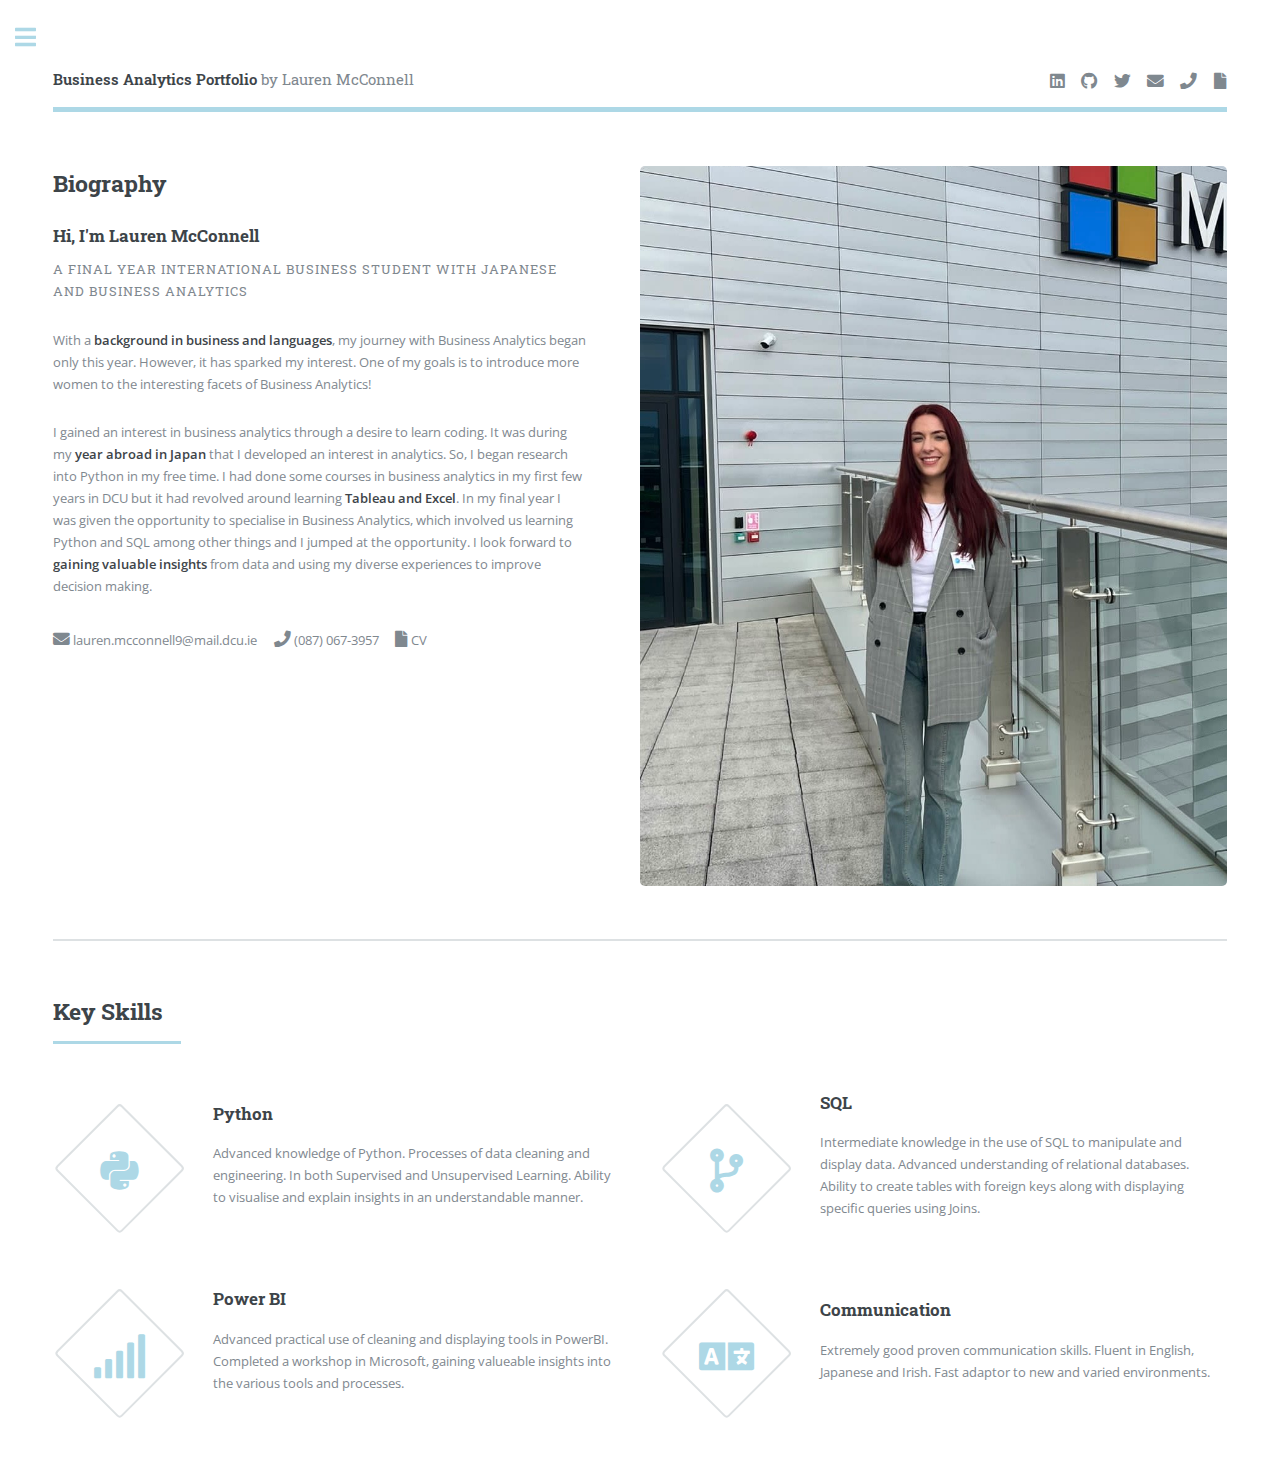
<file: index.html>
<!DOCTYPE HTML>


<html>
	<head>
	  <link href="//maxcdn.bootstrapcdn.com/font-awesome/4.2.0/css/font-awesome.min.css" rel="stylesheet">
	  
		<title>Business Analytics Portfolio by Lauren McConnell</title>
		<meta charset="utf-8" />
		<meta name="viewport" content="width=device-width, initial-scale=1, user-scalable=no" />
		<link rel="stylesheet" href="assets/css/main.css" />
	</head>
	<body class="is-preload">

		<!-- Wrapper -->
			<div id="wrapper">

				<!-- Main -->
					<div id="main">
						<div class="inner">

							<!-- Header -->
								<header id="header">
									<a href="index.html" class="logo"><strong> Business Analytics Portfolio</strong> by Lauren McConnell</a>
									<ul class="icons">
									  	<li><a href="https://www.linkedin.com/in/laurenmccconnell/" class="icon brands fa-linkedin"><span class="label">Linkedin</span></a></li>
									  	<li><a href="https://github.com/laurenmcconnel" class="icon brands fa-github"><span class="label">Github</span></a></li>
										<li><a href="https://twitter.com/laurennmcconnel" class="icon brands fa-twitter"><span class="label">x-Twitter</span></a></li>
										<li><a href='mailto:lauren.mcconnell9@mail.dcu.ie' class="icon solid fa-envelope"> </a></li>
										  
										<li><a href='tel:+353870673957' class="icon solid fa-phone"> </a></li>
										
										<li><a href="LaurenMcConnell_CV.pdf" class="icon solid fa-file" target="_blank"> </a></li>
			
									</ul>
								</header>

							<!-- Banner -->
								<section id="banner">
									<div class="content1">
										<header>
											<h2>Biography<br />
											</h2>
											<h3>Hi, I'm Lauren McConnell</h3>
											<p> a Final Year International Business Student with Japanese and Business Analytics </p>
										</header>
										<p>With a <strong>background in business and languages</strong>, my journey with Business Analytics began only this year. 
										However, it has sparked my interest. One of my goals is to introduce more women to the interesting facets of Business Analytics!</p>
							<p>			I gained an interest in business analytics through a desire to learn coding. It was during my <strong> year abroad in Japan </strong> that I developed an interest in analytics. So, I began research into Python in my free time. I had done some courses in business analytics in my first few years in DCU but it had revolved around learning <strong>Tableau and Excel</strong>. In my final year I was given the opportunity to specialise in Business Analytics, which involved us learning Python and SQL among other things and I jumped at the opportunity. I look forward to <strong>gaining valuable insights </strong>from data and using my diverse experiences to improve decision making.</p>
						
										<div>
										   <ul class="icons">
										    
										  <li><a href='mailto:lauren.mcconnell9@mail.dcu.ie' class="icon solid fa-envelope"> lauren.mcconnell9@mail.dcu.ie </a></li>
										  
										<li><a href='tel:+353870673957' class="icon solid fa-phone"> (087) 067-3957</a></li>
										
										<li><a href="LaurenMcConnell_CV.pdf" class="icon solid fa-file" target="_blank">  CV</a></li>
										</ul>
										</div>
										
									</div>
									<span class="image object">
										<img src="images/Avatar.jpg" alt="" />
									</span>
								</section>

							<!-- Section Key Skills -->
								<section>
									<header class="major">
										<h2>Key Skills</h2>
									</header>
									<div class="features">
										<article>
											<span class="icon brands fa-python"></span>
											<div class="content1">
												<h3>Python</h3>
												<p>Advanced knowledge of Python. Processes of data cleaning and engineering. In both Supervised and Unsupervised Learning. Ability to visualise and explain insights in an understandable manner. </p>
											</div>
										</article>
										<article>
											<span class="icon solid fa-code-branch"></span>
											<div class="content1">
												<h3>SQL</h3>
												<p>Intermediate knowledge in the use of SQL to manipulate and display data. Advanced understanding of relational databases. Ability to create tables with foreign keys along with displaying specific queries using Joins.</p>
											</div>
										</article>
										<article>
											<span class="icon solid fa-signal"></span>
											<div class="content1">
												<h3>Power BI</h3>
												<p>Advanced practical use of cleaning and displaying tools in PowerBI. Completed a workshop in Microsoft, gaining valueable insights into the various tools and processes.</p>
											</div>
										</article>
										<article>
											<span class="icon solid fa-language"></span>
											<div class="content1">
												<h3>Communication</h3>
												<p>Extremely good proven communication skills. Fluent in English, Japanese and Irish. Fast adaptor to new and varied environments.</p>
											</div>
										</article>
									</div>
								</section>

							

						</div>
					</div>

				<!-- Sidebar -->
					<div id="sidebar">
						<div class="inner">

							<!-- Menu -->
								<nav id="menu">
									<header class="major">
										<h2>Menu</h2>
									</header>
									<ul>
										<li><a href="index.html">About Me</a></li>
										<li>
											<span class="opener">Portfolio</span>
											<ul>
											  <li><a href="portfolio.html">Portfolio Overview</a></li>
												<li><a href="Data_Clean.html">Job Change Analysis in Python</a></li>
												<li><a href="sql.html">Sales Analysis with SQL</a></li>
												<li><a href="powerbi.html">Global Superstore Analysis in Power BI - Group Collaboration</a></li>
												<li><a href="kcluster.html">Customer Segment Analysis with k-means clustering</a></li>
												<li><a href='tableau.html'>Global COVID-19 Measures Analysis Visualisation in Tableau</a></li>
												
											</ul>
										</li>
<li><a href="media.html">Media</a></li>
<li><a href="blog.html">Blog</a></li>
<li><a href="contact.html">Contact</a></li>
<li><a href="more1.html">More about me</a></li>
											</ul>
											</nav>
							<!-- Section Get in touch -->
								<section>
									<header class="major">
										<h2>Contact</h2>
									</header>
									<p>Please feel free to contact me via the methods below.</p>
									<ul class="icons">
									  
									 
										<li><a href='mailto:lauren.mcconnell9@mail.dcu.ie' class="icon solid fa-envelope">  lauren.mcconnell9@mail.dcu.ie </a></li>
										  
										<li><a href='tel:+353870673957' class="icon solid fa-phone">  (087) 067-3957 </a></li>
										
										<li class="icon solid fa-home">  Meath, Ireland </li>
										<br>
										<br>
											<li><a href="https://www.linkedin.com/in/laurenmccconnell/" class="icon brands fa-linkedin"><span class="label">Linkedin</span> </a></li>
									  	<li><a href="https://github.com/laurenmcconnel" class="icon brands fa-github"><span class="label">Github</span> </a></li>
										<li><a href="https://twitter.com/laurennmcconnel" class="icon brands fa-twitter"><span class="label">x-Twitter</span> </a></li>
									</ul>
								</section>

						</div>
					</div>

			</div>

		<!-- Scripts -->
			<script src="assets/js/jquery.min.js"></script>
			<script src="assets/js/browser.min.js"></script>
			<script src="assets/js/breakpoints.min.js"></script>
			<script src="assets/js/util.js"></script>
			<script src="assets/js/main.js"></script>

	</body>
</html>
</file>
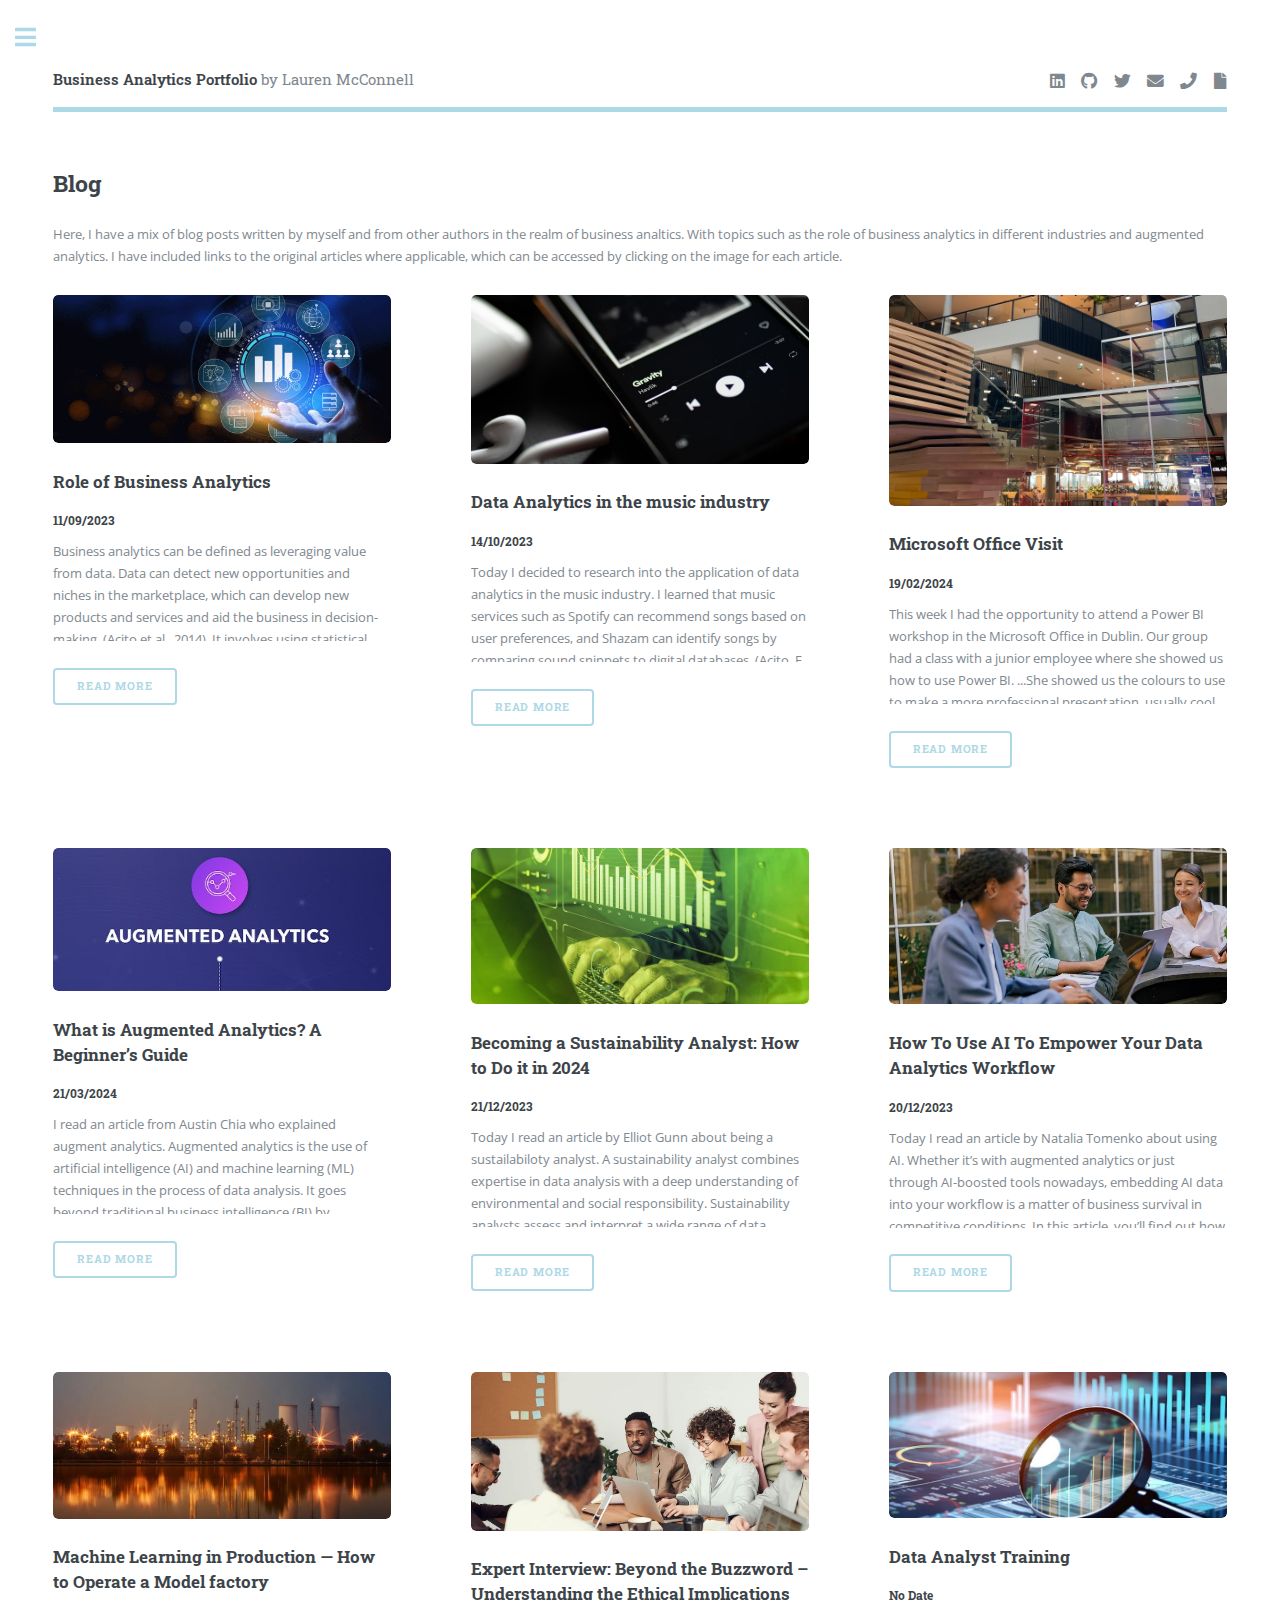
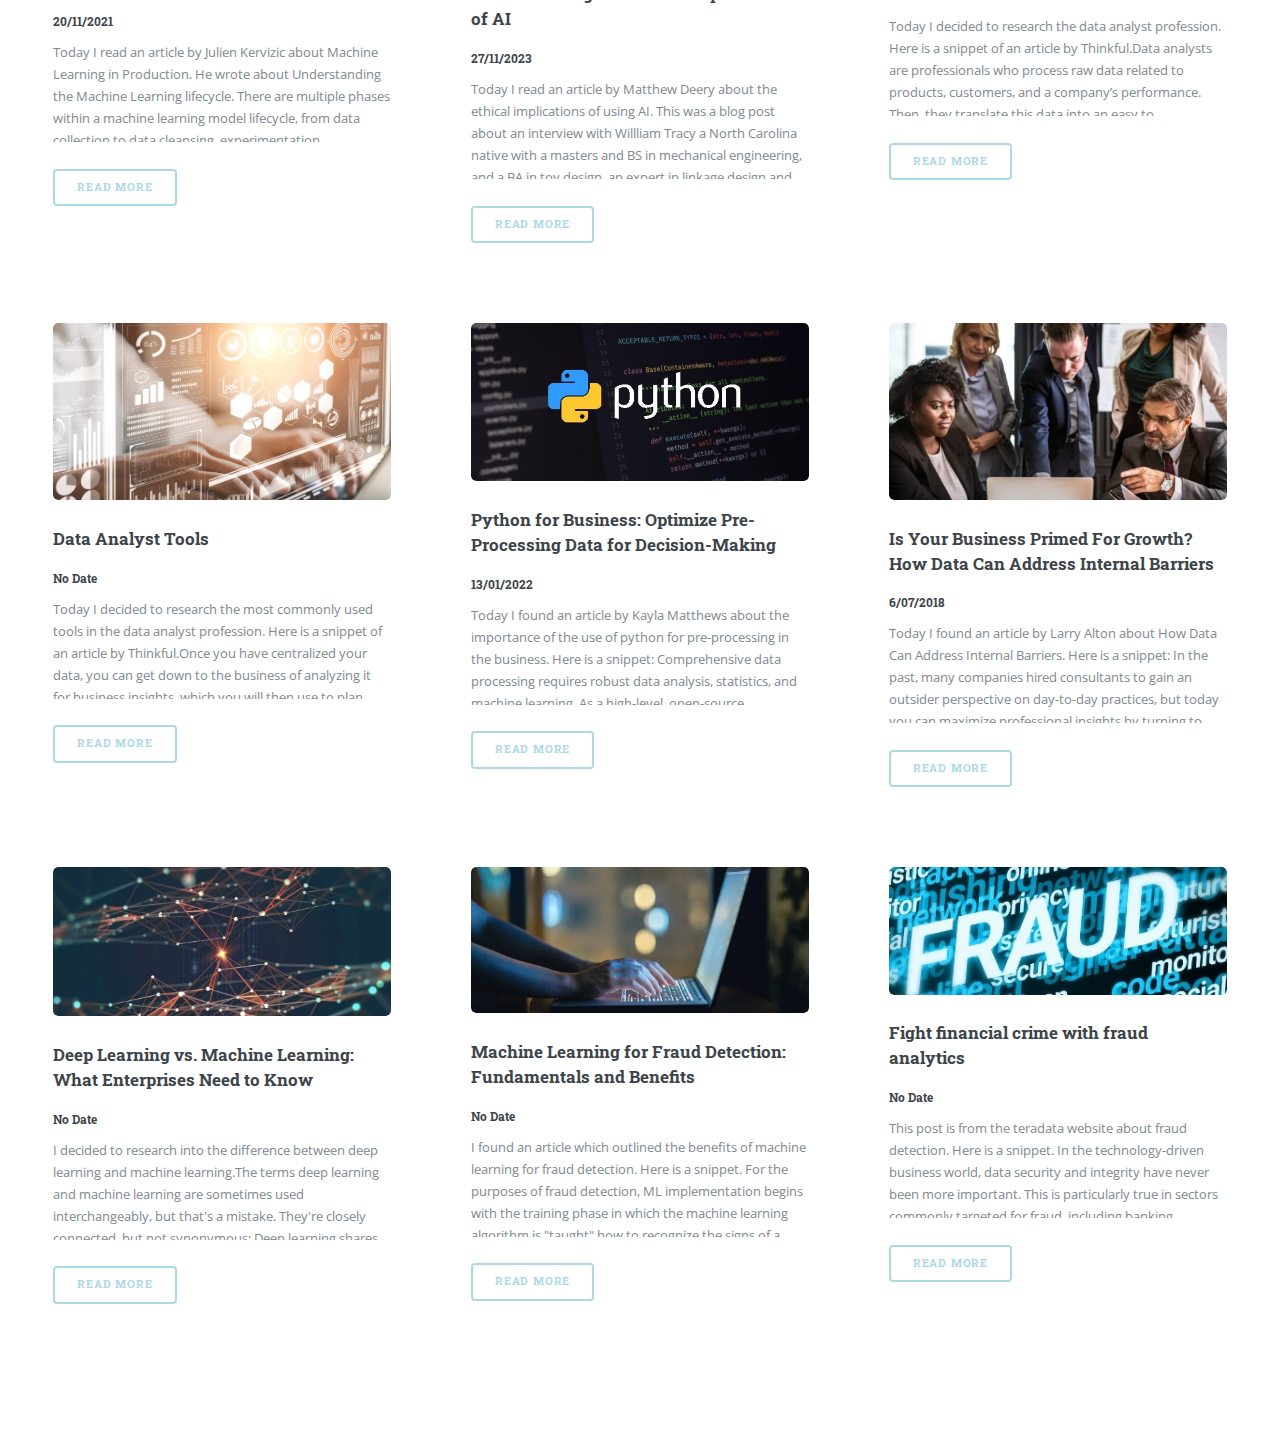
<file: blog.html>
<html>
	<head>
		<title>Business Analytics Portfolio by Lauren McConnell</title>
		<meta charset="utf-8" />
		<meta name="viewport" content="width=device-width, initial-scale=1, user-scalable=no" />
		<link rel="stylesheet" href="assets/css/main.css" />
	</head>
	<body class="is-preload">

		<!-- Wrapper -->
			<div id="wrapper">

				<!-- Main -->
					<div id="main">
						<div class="inner">

							<!-- Header -->
									<!-- Header -->
								<header id="header">
									<a href="index.html" class="logo"><strong> Business Analytics Portfolio</strong> by Lauren McConnell</a>
									<ul class="icons">
									  	<li><a href="https://www.linkedin.com/in/laurenmccconnell/" class="icon brands fa-linkedin"><span class="label">Linkedin</span></a></li>
									  	<li><a href="https://github.com/laurenmcconnel" class="icon brands fa-github"><span class="label">Github</span></a></li>
										<li><a href="https://twitter.com/laurennmcconnel" class="icon brands fa-twitter"><span class="label">x-Twitter</span></a></li>
										<li><a href='mailto:lauren.mcconnell9@mail.dcu.ie' class="icon solid fa-envelope"> </a></li>
										  
										<li><a href='tel:+353870673957' class="icon solid fa-phone"> </a></li>
										
										<li><a href="LaurenMcConnell_CV.pdf" class="icon solid fa-file" target="_blank"> </a></li>
			
									</ul>
								</header>

							<!-- Content -->
								<section>
									<header class="main">
										<h2>Blog</h2>
									</header>

									<!-- Content -->
									
										<p>Here, I have a mix of blog posts written by myself and from other authors in the realm of business analtics. With topics such as the role of business analytics in different industries and augmented analytics. I have included links to the original articles where applicable, which can be accessed by clicking on the image for each article. </p>
										<div class="row">
										
											
											
											
<section>
									
									<div class="blog">
										
										
										<article>
											<a class="image"><img src="images/role.jpg" alt="" /></a>
											<h3>Role of Business Analytics</h3>
											<h5> 11/09/2023</h5>
											<p class="content">Business analytics can be defined as leveraging value from data. Data can detect new opportunities and niches in the marketplace, which can develop new products and services and aid the business in decision-making. (Acito et al., 2014). It involves using statistical and quantitative data and predictive and explanatory models. This data is turned into insights to aid the business in decision-making (INFORMS, 2016). There are many possibilities for the application of analytics in business, technology, and popular media. For example, It is often used to identify trends in employee turnover to allow the firm to intervene. Also to segment customers in order to effectively market towards loyal buyers.</span> </p>
										
										<button class="moreBtn">Read more</button>
											
										</article>
										
										<article>
    <a class="image"><img src="images/music.jpg" alt="" /></a>
    <h3>Data Analytics in the music industry</h3>
    <h5> 14/10/2023</h5>
    <p class="content"> Today I decided to research into the application of data analytics in the music industry. I learned that music services such as Spotify can recommend songs based on user preferences, and Shazam can identify songs by comparing sound snippets to digital databases. (Acito, F et al., 2014). <span class="dots">...</span><span class="more">Firms like Indify use data analytics to identify artists with high engagement on social media. This firm predicted the rise in popularity of the singer Khalid by analyzing his cross-platform growth. This involves growth across social media sites like YouTube, Instagram and Spotify (Complex News, 2019). Data analytics are also often used by labels to decide what platform an artist’s music is most popular on.</span> </p>
    
    <button class="moreBtn">Read more</button>
</article>
										
										<article>
    <a class="image"><img src="images/microsoft.jpg" alt="" /></a>
    <h3>Microsoft Office Visit </h3>
    <h5> 19/02/2024</h5>
    <p class="content">This week I had the opportunity to attend a Power BI workshop in the Microsoft Office in Dublin. Our group had a class with a junior employee where she showed us how to use Power BI. <span id="dots">...</span><span class="more">She showed us the colours to use to make a more professional presentation, usually cool blues, and which graphs are better to show which insights. She also promoted the ‘copilot’ tool which can aid us in creating valuable insights. We then had a panel of experienced Microsoft employees to whom we could ask questions. This was an extremely valuable experience. After this, we were given a tour of the office. My favourite part was the digital waterfall in the entrance. </span> </p>
    
   <button class="moreBtn">Read more</button>

										</article>
										
											<article>
  
    <a class="image" href='https://careerfoundry.com/en/blog/data-analytics/augmented-analytics/'><img src="images/aug.jpg" alt="" /></a>
    <h3>What is Augmented Analytics? A Beginner’s Guide</h3>
    <h5>21/03/2024</h5>
    
    <p class="content"> I read an article from Austin Chia who explained augment analytics. Augmented analytics is the use of artificial intelligence (AI) and machine learning (ML) techniques in the process of data analysis. It goes beyond traditional business intelligence (BI) by automating data preparation, insight generation, and even decision-making. <span class="dots">...</span><span class="more">This means that augmented analytics tools can help users explore and analyze large amounts of data in a faster, more efficient, and accurate way. With this new technique, users can uncover hidden patterns, trends, and insights that may not be easily visible through manual analysis. Augmented analytics uses AI and ML algorithms to process and analyze large datasets. These algorithms are designed to learn from the data, identify patterns, and make predictions or recommendations. This is tools like Tableau, and Power BI. </span> </p>
    
    
    <button class="moreBtn">Read more</button>
</article>

				<article>
    <a class="image" href='https://careerfoundry.com/en/blog/data-analytics/sustainability-analyst/'><img src="images/sus.jpg" alt="" /></a>
    <h3>Becoming a Sustainability Analyst: How to Do it in 2024</h3>
    <h5> 21/12/2023</h5>
    <p class="content"> Today I read an article by Elliot Gunn about being a sustailabiloty analyst. A sustainability analyst combines expertise in data analysis with a deep understanding of environmental and social responsibility. Sustainability analysts assess and interpret a wide range of data, everything from environmental impact studies to corporate social responsibility (CSR) initiatives.<span class="dots">...</span><span class="more">Becoming a successful sustainability analyst requires a combination of education, technical skills, and soft skills. To be successful in this field requires staying on top of these trends and learning technical best practices to produce data-driven insights for positive change. Continuous learning is especially important in rapidly evolving fields like this one.</span> </p>
    
    <button class="moreBtn">Read more</button>
</article>

	<article>
    <a class="image" href= 'https://careerfoundry.com/en/blog/data-analytics/ai-data-analytics-workflow/'><img src="images/ai.jpg" alt="" /></a>
    <h3>How To Use AI To Empower Your Data Analytics Workflow</h3>
    <h5> 20/12/2023</h5>
   
    <p class="content"> Today I read an article by Natalia Tomenko about using AI. Whether it’s with augmented analytics or just through AI-boosted tools nowadays, embedding AI data into your workflow is a matter of business survival in competitive conditions. In this article, you’ll find out how data analysts can use AI to enhance their existing work routines, without any coding skills and rebuilding of systems.<span class="dots">...</span><span class="more">First, let’s review the main ways modern AI is used in data science and analytics.The first one is to use AI-powered analytics platforms. They have tons of functionality to help perform data analysis from start to finish. Those include Tableau, Microsoft Power BI, and RapidMinder for example. The second one is using AI tools meant for creating models and doing predictive analysis. This is quite an advanced topic, so if you’re interested in it it’s probably worth checking out our full guide to AI data analytics tools. </span> </p>
    
    <button class="moreBtn">Read more</button>
</article>


<article>
    <a class="image"  href='https://medium.com/analytics-and-data/machine-learning-in-production-how-to-operate-a-model-factory-eea0d363daac'><img src="images/ml.jpg" alt="" /></a>
    <h3>Machine Learning in Production — How to Operate a Model factory</h3>
    <h5> 20/11/2021</h5>
    
    <p class="content"> Today I read an article by Julien Kervizic about Machine Learning in Production. He wrote about Understanding the Machine Learning lifecycle. There are multiple phases within a machine learning model lifecycle, from data collection to data cleansing, experimentation, debugging, or deprecation. Building a model factory means simplifying and automating each of these steps as much as possible to gain the fastest pace of iteration.<span class="dots">...</span><span class="more">When looking at leveraging data to power an ML model factory, there are different things to consider. What initial data will be fed for the model training? How will the various labels be populated? What will be the metrics needed to monitor the model’s performance? Approaches such as DMAIC from SixSigma methodology provide a Data collection plan as their empirical approach to process improvement and problem-solving. Most Machine Learning initiatives attempt to optimize processes and (should) embody similar improvement process methodologies.

</span> </p>
    
    <button class="moreBtn">Read more</button>
</article>

<article>
    <a class="image" href='https://careerfoundry.com/en/blog/data-analytics/ethical-considerations-in-ai/'><img src="images/ethics.jpg" alt="" /></a>
    <h3>Expert Interview: Beyond the Buzzword – Understanding the Ethical Implications of AI</h3>
    <h5> 27/11/2023</h5>
 
    <p class="content"> Today I read an article by Matthew Deery about the ethical implications of using AI. This was a blog post about an interview with Willliam Tracy  a North Carolina native with a masters and BS in mechanical engineering, and a BA in toy design, an expert in linkage design and optimization.<span class="dots">...</span><span class="more">When asked 'What are the ethical implications of using synthetic data in training models?' He said it’s best to always consider where the data comes from in the first place. One solution to get around using ethically-fraught real-world data is to use a set of synthetic data instead. Synthetic data is said to remove ethical issues, as the data is generated and not real. However, it’s still important to consider how the data was created and if there was inherent bias added while it was created. While running the data, it’s possible for there to be increased model error in the final product, because synthetic data doesn’t capture all real-world aspects and uses. Finally, if the synthetic data doesn’t capture real-world issues, this may allow for unforeseen ethical issues when the model is finally exposed to real data.</span> </p>
    
    <button class="moreBtn">Read more</button>
</article>
	<article>
    <a class="image" href='https://www.thinkful.com/blog/data-analyst-training/'  ><img src="images/da.jpg" alt="" /></a>
    <h3>Data Analyst Training</h3>
    <h5> No Date</h5>
    <p class="content"> Today I decided to research the data analyst profession. Here is a snippet of an article by Thinkful.Data analysts are professionals who process raw data related to products, customers, and a company’s performance. Then, they translate this data into an easy to understand format for business stakeholders. <span class="dots">...</span><span class="more">Once they’ve seen the data, their job is to gather insights from it. Once these insights have been made, business managers are able to make informed decisions to benefit the business.As more businesses realize the importance of using data to understand their market and customers, the demand for data analysts has grown significantly. More and more organizations are using data analytics to help their businesses grow.</span> </p>
    
    <button class="moreBtn">Read more</button>
</article>

	<article>
    <a class="image" href='https://www.thinkful.com/blog/data-analyst-tools/' ><img src="images/dat.jpg" alt="" /></a>
    <h3>Data Analyst Tools</h3>
    <h5> No Date</h5>
    
    <p class="content"> Today I decided to research the  most commonly used tools in the data analyst profession. Here is a snippet of an article by Thinkful.Once you have centralized your data, you can get down to the business of analyzing it for business insights, which you will then use to plan strategies that will help grow your business. Some of the most powerful and user friendly data analysis tools include Power BI, Sisense, and SAP BusinessObjects <span class="dots">...</span><span class="more">Microsoft Power BI is one of the best business insight platforms for data analysts. It can support a broad range of data sources, and allows you to easily group assorted reports and dashboards into an app for easier distribution. Sisense is a platform that aids in the processing and visualization of almost all your business data. It's quite popular among more technical developers and data analysts who are no doubt enamored by the arsenal of drag-and-drop tools and dashboards that facilitate interaction and collaboration. </span> </p>
    
    <button class="moreBtn">Read more</button>
</article>

	<article>
    <a class="image" href='https://www.smartdatacollective.com/python-for-business-optimize-pre-processing-data-for-decision-making/' ><img src="images/python.jpg" alt="" /></a>
    <h3>Python for Business: Optimize Pre-Processing Data for Decision-Making</h3>
    <h5> 13/01/2022</h5>
    <p class="content"> Today I found an article by Kayla Matthews about the importance of the use of python for pre-processing in the business. Here is a snippet: Comprehensive data processing requires robust data analysis, statistics, and machine learning. As a high-level, open-source programming language, Python possesses a firm grip over these functionalities. Consequently, Python has become one of the most efficient instruments for data preprocessing. <span class="dots">...</span><span class="more">Python has many libraries like NumPy, suitable for machine learning, and supports high-level mathematical functions, making it great with algorithms. It’s completely free to use and distribute for both private and commercial use. Python has some built-in data analysis tools that make the job easier for you. Also, you can use ML-powered algorithms, utilize versatile data mining, and many other very efficient functionalities that make it very flexible and productive to use for Data Preprocessing.</span> </p>
    
    <button class="moreBtn">Read more</button>
</article>

	<article>
    <a class="image" href='https://www.smartdatacollective.com/is-your-business-primed-for-growth-how-data-can-address-internal-barriers/'><img src="images/dfg.jpg" alt="" /></a>
      <h3>Is Your Business Primed For Growth? How Data Can Address Internal Barriers</h3>
    <h5> 6/07/2018</h5>

    
    <p class="content"> Today I found an article by Larry Alton about How Data Can Address Internal Barriers. Here is a snippet: In the past, many companies hired consultants to gain an outsider perspective on day-to-day practices, but today you can maximize professional insights by turning to business intelligence (BI) tools.The two most important tools are 'Ramping up retention rates' and 'Assessing group dynamics'. <span class="dots">...</span><span class="more">Retention rates: Whenever an employee leaves your company, no matter the circumstances, they need to take an exit survey. As you bank exit interview data, you begin to get a sense of what you could have done differently to keep valuable staff on board and save your company money. Group Dynamics: Your employees are your greatest asset, and you shouldn’t let your business stagnate because you’re not fostering their talents and relationships. Instead, add some structure to the human element of your operations and take a data-driven approach to HR. It can put your business on the road to an exciting future.</span> </p>
    
    <button class="moreBtn">Read more</button>
</article>

	<article>
    <a class="image" href='https://www.teradata.com/insights/ai-and-machine-learning/deep-learning-vs-machine-learning' ><img src="images/dlml.jpg" alt="" /></a>
    <h3>Deep Learning vs. Machine Learning: What Enterprises Need to Know</h3>
    <h5> No Date</h5>

    <p class="content"> I decided to research into the difference between deep learning and machine learning.The terms deep learning and machine learning are sometimes used interchangeably, but that's a mistake. They're closely connected, but not synonymous: Deep learning shares machine learning's core capability of improving its performance without human intervention, but it's much more structurally complex.<span class="dots">...</span><span class="more">Machine learning is an offshoot of artificial intelligence that uses algorithms to examine large data sets and learn from them, without any human intervention aside from the initial programming and training process. Deep learning is an advanced subset of ML. It's distinguished by its interconnected and at least triple-layered series of nodes known as an artificial neural network (ANN). The various layers in a deep learning model allow it to process massive amounts of structured, unstructured, or semi-structured data and analyze it with a degree of complexity modeled after the human brain.</span> </p>
    
    <button class="moreBtn">Read more</button>
</article>

	<article>
    <a class="image" href='https://www.teradata.com/insights/ai-and-machine-learning/fraud-detection-machine-learning' ><img src="images/fraud.jpg" alt="" /></a>
    <h3>Machine Learning for Fraud Detection: Fundamentals and Benefits</h3>
    <h5> No Date</h5>

    <p class="content"> I found an article which outlined the benefits of machine learning for fraud detection. Here is a snippet. For the purposes of fraud detection, ML implementation begins with the training phase in which the machine learning algorithm is "taught" how to recognize the signs of a bogus transaction. <span class="dots">...</span><span class="more">Detecting fraud amid all of that simply isn't possible without high-level automation, due to the volume of data involved. A modern machine learning system is not only built to handle such data volumes, but also to thrive and improve its performance as it ingests and processes more information.5 key anti-fraud ML use cases: Phishing detection, Identity theft prevention, Debit and credit card fraud, Payroll fraud mitigation, and Forgery detection.</span> </p>
    
    <button class="moreBtn">Read more</button>
</article>

	<article>
    <a class="image" href='https://www.teradata.com/insights/data-security/fight-financial-crime-with-fraud-analytics' ><img src="images/fr1.jpg" alt="" /></a>
    <h3>Fight financial crime with fraud analytics</h3>
    <h5> No Date</h5>

    <p class="content"> This post is from the teradata website about fraud detection. Here is a snippet. In the technology-driven business world, data security and integrity have never been more important. This is particularly true in sectors commonly targeted for fraud, including banking, financial services, and healthcare. The term fraud analytics refers to all the core data analytics and data science methods, tools, and best practices that are used to stop and mitigate financial fraud.  <span class="dots">...</span><span class="more">The most advanced analytics tools used to detect major types of fraudulent activity automate most of their processes. This is only achievable at scale through artificial intelligence (AI)—often specifically through machine learning (ML) tools. All major ML training methods can be leveraged to prepare optimal analytics solutions for fraud detection. Supervised learning, for example, is beneficial for engineering traditional banking, insurance, and healthcare fraud analytics systems, all of which rely heavily on large volumes of historical data. By contrast, newer financial methods, such as open banking, won't have amassed as much data from the past, so unsupervised learning makes more sense for fraud detection in those contexts.</span> </p>
    
    <button class="moreBtn">Read more</button>
</article>


									</div>
								</section>
										
										</div>
		
								</section>

						</div>
					</div>

			<!-- Sidebar -->
					<div id="sidebar">
						<div class="inner">

							<!-- Menu -->
								<nav id="menu">
									<header class="major">
										<h2>Menu</h2>
									</header>
									<ul>
										<li><a href="index.html">About Me</a></li>
										<li>
											<span class="opener">Portfolio</span>
											<ul>
											  <li><a href="portfolio.html">Portfolio Overview</a></li>
												<li><a href="Data_Clean.html">Job Change Analysis in Python</a></li>
												<li><a href="sql.html">Sales Analysis with SQL</a></li>
												<li><a href="powerbi.html">Global Superstore Analysis in Power BI - Group Collaboration</a></li>
												<li><a href="kcluster.html">Customer Segment Analysis with k-means clustering</a></li>
												<li><a href='tableau.html'>Global COVID-19 Measures Analysis Visualisation in Tableau</a></li>
												
											</ul>
										</li>
<li><a href="media.html">Media</a></li>
<li><a href="blog.html">Blog</a></li>
<li><a href="contact.html">Contact</a></li>
<li><a href="more1.html">More about me</a></li>
											</ul>
											</nav>
							<!-- Section Get in touch -->
								<section>
									<header class="major">
										<h2>Contact</h2>
									</header>
									<p>Please feel free to contact me via the methods below.</p>
									<ul class="icons">
									  
									 
										<li><a href='mailto:lauren.mcconnell9@mail.dcu.ie' class="icon solid fa-envelope">  lauren.mcconnell9@mail.dcu.ie </a></li>
										  
										<li><a href='tel:+353870673957' class="icon solid fa-phone">  (087) 067-3957 </a></li>
										
										<li class="icon solid fa-home">  Meath, Ireland </li>
										<br>
										<br>
											<li><a href="https://www.linkedin.com/in/laurenmccconnell/" class="icon brands fa-linkedin"><span class="label">Linkedin</span> </a></li>
									  	<li><a href="https://github.com/laurenmcconnel" class="icon brands fa-github"><span class="label">Github</span> </a></li>
										<li><a href="https://twitter.com/laurennmcconnel" class="icon brands fa-twitter"><span class="label">x-Twitter</span> </a></li>
									</ul>
								</section>

						</div>
					</div>


			</div>

		<!-- Scripts -->
			<script src="assets/js/jquery.min.js"></script>
			<script src="assets/js/browser.min.js"></script>
			<script src="assets/js/breakpoints.min.js"></script>
			<script src="assets/js/util.js"></script>
			<script src="assets/js/main.js"></script>

	</body>
</html>
</file>
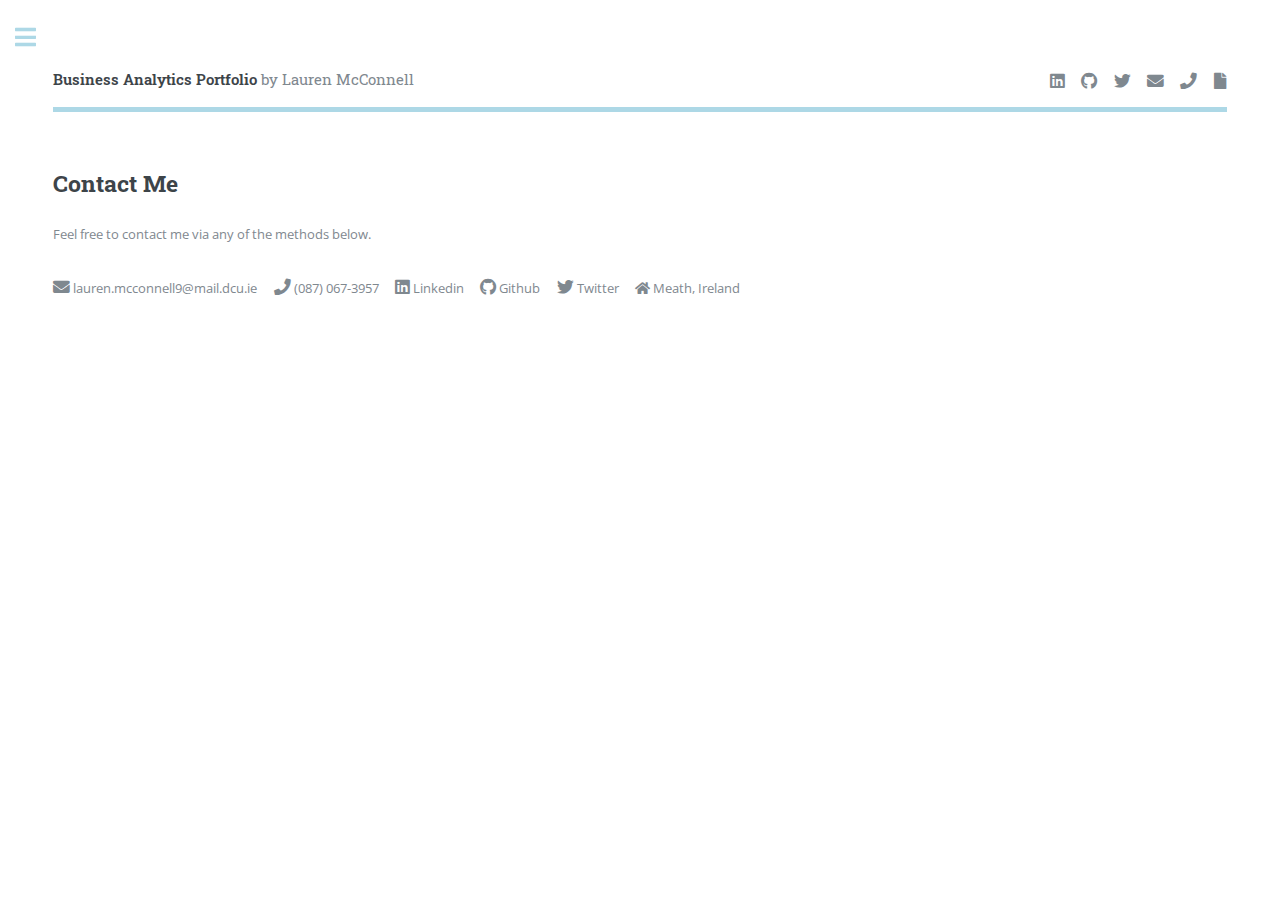
<file: contact.html>
<html>
	<head>
		<title>Business Analytics Portfolio by Lauren McConnell</title>
		<meta charset="utf-8" />
		<meta name="viewport" content="width=device-width, initial-scale=1, user-scalable=no" />
		<link rel="stylesheet" href="assets/css/main.css" />
	</head>
	<body class="is-preload">

		<!-- Wrapper -->
			<div id="wrapper">

				<!-- Main -->
					<div id="main">
						<div class="inner">

								<!-- Header -->
								<header id="header">
									<a href="index.html" class="logo"><strong> Business Analytics Portfolio</strong> by Lauren McConnell</a>
									<ul class="icons">
									  	<li><a href="https://www.linkedin.com/in/laurenmccconnell/" class="icon brands fa-linkedin"><span class="label">Linkedin</span></a></li>
									  	<li><a href="https://github.com/laurenmcconnel" class="icon brands fa-github"><span class="label">Github</span></a></li>
										<li><a href="https://twitter.com/laurennmcconnel" class="icon brands fa-twitter"><span class="label">x-Twitter</span></a></li>
										<li><a href='mailto:lauren.mcconnell9@mail.dcu.ie' class="icon solid fa-envelope"> </a></li>
										  
										<li><a href='tel:+353870673957' class="icon solid fa-phone"> </a></li>
										
										<li><a href="LaurenMcConnell_CV.pdf" class="icon solid fa-file" target="_blank"> </a></li>
			
									</ul>
									
								</header>

							<!-- Content -->
								<section>
									<header class="main">
										<h2>Contact Me</h2>
									</header>
              	<div>
              	  
									<p>Feel free to contact me via any of the methods below. </p>
									
									  <ul class="icons">
									    <li><a href='mailto:lauren.mcconnell9@mail.dcu.ie' class="icon solid fa-envelope"> lauren.mcconnell9@mail.dcu.ie </a></li>
										<li><a href='tel:+353870673957' class="icon solid fa-phone"> (087) 067-3957</a></li>
									  	<li><a href="https://www.linkedin.com/in/laurenmccconnell/" class="icon brands fa-linkedin"> Linkedin<span class="label">Linkedin</span></a></li>
									  	<li><a href="https://github.com/laurenmcconnel" class="icon brands fa-github"> Github<span class="label">Github</span></a></li>
										
										<li><a href="https://twitter.com/laurennmcconnel" class="icon brands fa-twitter"> Twitter<span class="label">Twitter</span></a></li>
									  
										<li class="icon solid fa-home">   Meath, Ireland  </li>
											</ul>
											
										</div>
									
							
						</div>
					</div>

				<!-- Sidebar -->
					<div id="sidebar">
						<div class="inner">

							<!-- Menu -->
								<nav id="menu">
									<header class="major">
										<h2>Menu</h2>
									</header>
									<ul>
										<li><a href="index.html">About Me</a></li>
										<li>
											<span class="opener">Portfolio</span>
											<ul>
											  <li><a href="portfolio.html">Portfolio Overview</a></li>
												<li><a href="Data_Clean.html">Job Change Analysis in Python</a></li>
												<li><a href="sql.html">Sales Analysis with SQL</a></li>
												<li><a href="powerbi.html">Global Superstore Analysis in Power BI - Group Collaboration</a></li>
												<li><a href="kcluster.html">Customer Segment Analysis with k-means clustering</a></li>
												<li><a href='tableau.html'>Global COVID-19 Measures Analysis Visualisation in Tableau</a></li>
												
											</ul>
										</li>
<li><a href="media.html">Media</a></li>
<li><a href="blog.html">Blog</a></li>
<li><a href="contact.html">Contact</a></li>
<li><a href="more1.html">More about me</a></li>
											</ul>
											</nav>
							<!-- Section Get in touch -->
								<section>
									<header class="major">
										<h2>Contact</h2>
									</header>
									<p>Please feel free to contact me via the methods below.</p>
									<ul class="icons">
									  
									 
										<li><a href='mailto:lauren.mcconnell9@mail.dcu.ie' class="icon solid fa-envelope">  lauren.mcconnell9@mail.dcu.ie </a></li>
										  
										<li><a href='tel:+353870673957' class="icon solid fa-phone">  (087) 067-3957 </a></li>
										
										<li class="icon solid fa-home">  Meath, Ireland </li>
										<br>
										<br>
											<li><a href="https://www.linkedin.com/in/laurenmccconnell/" class="icon brands fa-linkedin"><span class="label">Linkedin</span> </a></li>
									  	<li><a href="https://github.com/laurenmcconnel" class="icon brands fa-github"><span class="label">Github</span> </a></li>
										<li><a href="https://twitter.com/laurennmcconnel" class="icon brands fa-twitter"><span class="label">x-Twitter</span> </a></li>
									</ul>
								</section>

						</div>
					</div>
</div>

		<!-- Scripts -->
			<script src="assets/js/jquery.min.js"></script>
			<script src="assets/js/browser.min.js"></script>
			<script src="assets/js/breakpoints.min.js"></script>
			<script src="assets/js/util.js"></script>
			<script src="assets/js/main.js"></script>

	</body>
</html>
</file>
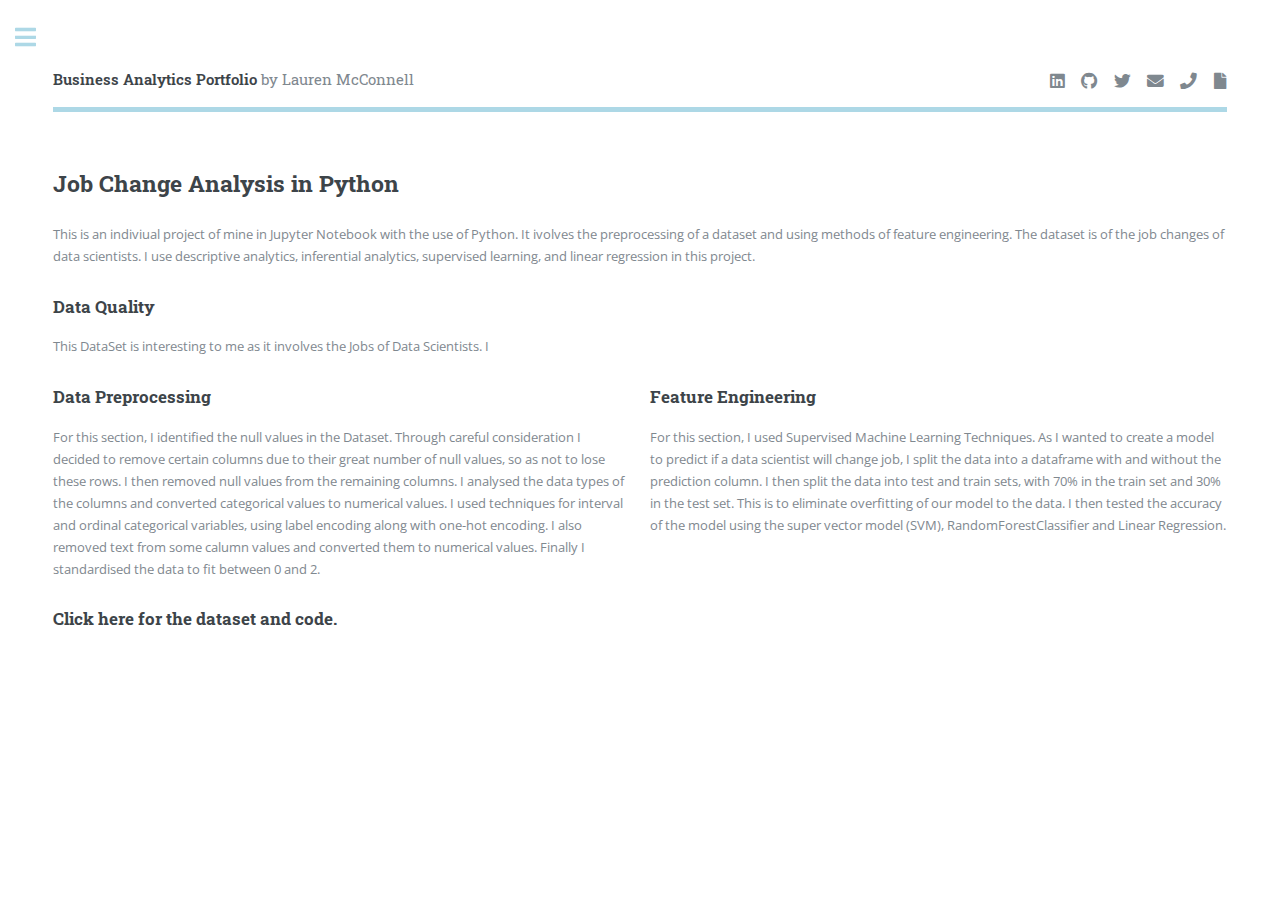
<file: Data_Clean.html>
<html>
	<head>
		<title>Business Analytics Portfolio by Lauren McConnell</title>
		<meta charset="utf-8" />
		<meta name="viewport" content="width=device-width, initial-scale=1, user-scalable=no" />
		<link rel="stylesheet" href="assets/css/main.css" />
	</head>
	<body class="is-preload">

		<!-- Wrapper -->
			<div id="wrapper">

				<!-- Main -->
					<div id="main">
						<div class="inner">

								<!-- Header -->
								<header id="header">
									<a href="index.html" class="logo"><strong> Business Analytics Portfolio</strong> by Lauren McConnell</a>
								<ul class="icons">
									  	<li><a href="https://www.linkedin.com/in/laurenmccconnell/" class="icon brands fa-linkedin"><span class="label">Linkedin</span></a></li>
									  	<li><a href="https://github.com/laurenmcconnel" class="icon brands fa-github"><span class="label">Github</span></a></li>
										<li><a href="https://twitter.com/laurennmcconnel" class="icon brands fa-twitter"><span class="label">x-Twitter</span></a></li>
										<li><a href='mailto:lauren.mcconnell9@mail.dcu.ie' class="icon solid fa-envelope"> </a></li>
										  
										<li><a href='tel:+353870673957' class="icon solid fa-phone"> </a></li>
										
										<li><a href="LaurenMcConnell_CV.pdf" class="icon solid fa-file" target="_blank"> </a></li>
			
									</ul>
								</header>

							<!-- Content -->
								<section>
									<header class="main">
										<h2>Job Change Analysis in Python</h2>
									</header>


									<p>This is an indiviual project of mine in Jupyter Notebook with the use of Python. It ivolves the preprocessing of a dataset and using methods of feature engineering. The dataset is of the job changes of data scientists. I use descriptive analytics, inferential analytics, supervised learning, and linear regression in this project.</p>
									
									<h3>Data Quality</h3>
									
									<p>
									  This DataSet is interesting to me as it involves the Jobs of Data Scientists. I 
									  
									  
									</p>
									
										<div class="row">
										<div class="col-6 col-12-small">

									<h3>Data Preprocessing</h3>
									<p>For this section, I identified the null values in the Dataset. Through careful consideration I decided to remove certain columns due to their great number of null values, so as not to lose these rows. I then removed null values from the remaining columns. I analysed the data types of the columns and converted categorical values to numerical values. I used techniques for interval and ordinal categorical variables, using label encoding along with one-hot encoding. I also removed text from some calumn values and converted them to numerical values. Finally I standardised the data to fit between 0 and 2. </p>
											</div>
											
											<div class="col-6 col-12-small">
												<h3>Feature Engineering</h3>
												<p>For this section, I used Supervised Machine Learning Techniques. As I wanted to create a model to predict if a data scientist will change job, I split the data into a dataframe with and without the prediction column. I then split the data into test and train sets, with 70% in the train set and 30% in the test set. This is to eliminate overfitting of our model to the data. I then tested the accuracy of the model using the super vector model (SVM), RandomForestClassifier and Linear Regression. </p>
											</div>
										
										</div>
									
								
										<h3 ><a href="https://github.com/laurenmcconnel/Job-Change-Analysis-in-Python" > Click here for the dataset and code. </a></h3>
										
										</ul>
									
								</section>

						</div>
					</div>

												<!-- Sidebar -->
					<div id="sidebar">
						<div class="inner">

							<!-- Menu -->
								<nav id="menu">
									<header class="major">
										<h2>Menu</h2>
									</header>
									<ul>
										<li><a href="index.html">About Me</a></li>
										<li>
											<span class="opener">Portfolio</span>
											<ul>
											  <li><a href="portfolio.html">Portfolio Overview</a></li>
												<li><a href="Data_Clean.html">Job Change Analysis in Python</a></li>
												<li><a href="sql.html">Sales Analysis with SQL</a></li>
												<li><a href="powerbi.html">Global Superstore Analysis in Power BI - Group Collaboration</a></li>
												<li><a href="kcluster.html">Customer Segment Analysis with k-means clustering</a></li>
												<li><a href='tableau.html'>Global COVID-19 Measures Analysis Visualisation in Tableau</a></li>
												
											</ul>
										</li>
<li><a href="media.html">Media</a></li>
<li><a href="blog.html">Blog</a></li>
<li><a href="contact.html">Contact</a></li>
<li><a href="more1.html">More about me</a></li>
											
											</nav>
							<!-- Section Get in touch -->
								<section>
									<header class="major">
										<h2>Contact</h2>
									</header>
									<p>Please feel free to contact me via the methods below.</p>
									<ul class="icons">
									  
									 
										<li><a href='mailto:lauren.mcconnell9@mail.dcu.ie' class="icon solid fa-envelope">  lauren.mcconnell9@mail.dcu.ie </a></li>
										  
										<li><a href='tel:+353870673957' class="icon solid fa-phone">  (087) 067-3957 </a></li>
										
										<li class="icon solid fa-home">  Meath, Ireland   </li>
										<br>
										<br>
											<li><a href="https://www.linkedin.com/in/laurenmccconnell/" class="icon brands fa-linkedin"><span class="label">Linkedin</span> </a></li>
									  	<li><a href="https://github.com/laurenmcconnel" class="icon brands fa-github"><span class="label">Github</span> </a></li>
										<li><a href="https://twitter.com/laurennmcconnel" class="icon brands fa-twitter"><span class="label">x-Twitter</span> </a></li>
									</ul>
								</section>

						</div>
					</div>

</div>
		<!-- Scripts -->
			<script src="assets/js/jquery.min.js"></script>
			<script src="assets/js/browser.min.js"></script>
			<script src="assets/js/breakpoints.min.js"></script>
			<script src="assets/js/util.js"></script>
			<script src="assets/js/main.js"></script>

	</body>
</html>
</file>
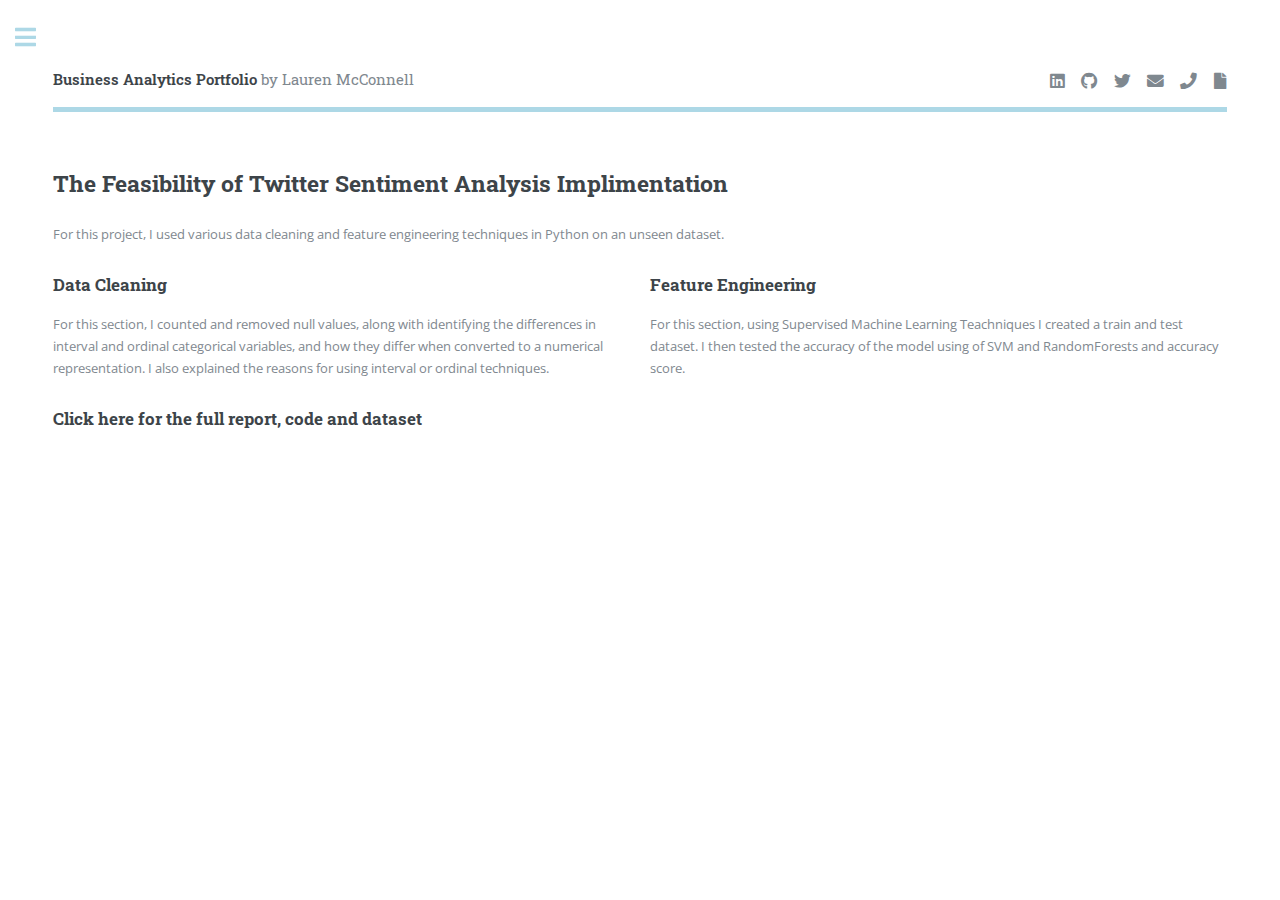
<file: entrepreneur.html>
<html>
	<head>
		<title>Business Analytics Portfolio by Lauren McConnell</title>
		<meta charset="utf-8" />
		<meta name="viewport" content="width=device-width, initial-scale=1, user-scalable=no" />
		<link rel="stylesheet" href="assets/css/main.css" />
	</head>
	<body class="is-preload">

		<!-- Wrapper -->
			<div id="wrapper">

				<!-- Main -->
					<div id="main">
						<div class="inner">

								<!-- Header -->
								<header id="header">
									<a href="index.html" class="logo"><strong> Business Analytics Portfolio</strong> by Lauren McConnell</a>
									<ul class="icons">
									  	<li><a href="https://www.linkedin.com/in/laurenmccconnell/" class="icon brands fa-linkedin"><span class="label">Linkedin</span></a></li>
									  	<li><a href="https://github.com/laurenmcconnel" class="icon brands fa-github"><span class="label">Github</span></a></li>
										<li><a href="https://twitter.com/laurennmcconnel" class="icon brands fa-twitter"><span class="label">x-Twitter</span></a></li>
										<li><a href='mailto:lauren.mcconnell9@mail.dcu.ie' class="icon solid fa-envelope"> </a></li>
										  
										<li><a href='tel:+353870673957' class="icon solid fa-phone"> </a></li>
										
										<li><a href="LaurenMcConnell_CV.pdf" class="icon solid fa-file" target="_blank"> </a></li>
			
									</ul>
								</header>

							<!-- Content -->
								<section>
									<header class="main">
										<h2>The Feasibility of Twitter Sentiment Analysis Implimentation</h2>
									</header>

						
									<p>For this project, I used various data cleaning and feature engineering techniques in Python on an unseen dataset.</p>
									
										<div class="row">
										<div class="col-6 col-12-small">

									<h3>Data Cleaning</h3>
									<p>For this section, I counted and removed null values, along with identifying the differences in interval and ordinal categorical variables, and how they differ when converted to a numerical representation. I also explained the reasons for using interval or ordinal techniques. </p>
											</div>
											
											<div class="col-6 col-12-small">
												<h3>Feature Engineering</h3>
												<p>For this section, using Supervised Machine Learning Teachniques I created a train and test dataset. I then tested the accuracy of the model using of SVM and RandomForests and accuracy score. </p>
											</div>
										
										</div>
									
								<h3 ><a href="https://github.com/laurenmcconnel" > Click here for the full report, code and dataset </a></h3>

								</section>
						</div>
					</div>

				<!-- Sidebar -->
					<div id="sidebar">
						<div class="inner">

							<!-- Menu -->
								<nav id="menu">
									<header class="major">
										<h2>Menu</h2>
									</header>
									<ul>
										<li><a href="index.html">About Me</a></li>
										<li>
											<span class="opener">Portfolio</span>
											<ul>
												<li><a href="Data_Clean.html">Data Cleaning and Feature Engineering</a></li>
												<li><a href="kcluster.html">K-Means Clustering</a></li>
												<li><a href="sql.html">DataBase Creation and Manipulation with SQL</a></li>
												<li><a href="powerbi.html">Power BI Group Collaboration</a></li>
												<li><a href="entrepreneur.html">The Feasibility of Twitter Sentiment Analysis</a></li>
											
											</ul>
										</li>
<li><a href="media.html">Media</a></li>
<li><a href="blog.html">Blog</a></li>
<li><a href="contact.html">Contact</a></li>
<li><a href="more1.html">More about me</a></li>
											
								</nav>

							<!-- Section Get in touch -->
								<section>
									<header class="major">
										<h2>Contact</h2>
									</header>
									<p>Please feel free to contact me via the methods below.</p>
									<ul class="icons">
									  
									 
										<li><a href='mailto:lauren.mcconnell9@mail.dcu.ie' class="icon solid fa-envelope">  lauren.mcconnell9@mail.dcu.ie </a></li>
										  
										<li><a href='tel:+353870673957' class="icon solid fa-phone">  (087) 067-3957 </a></li>
										
										<li class="icon solid fa-home">  Dunboyne, Co. Meath                 </li>
										<br>
										<br>
											<li><a href="https://www.linkedin.com/in/laurenmccconnell/" class="icon brands fa-linkedin"><span class="label">Linkedin</span> </a></li>
									  	<li><a href="https://github.com/laurenmcconnel" class="icon brands fa-github"><span class="label">Github</span> </a></li>
										<li><a href="https://twitter.com/laurennmcconnel" class="icon brands fa-twitter"><span class="label">x-Twitter</span> </a></li>
									</ul>
								</section>


		<!-- Scripts -->
			<script src="assets/js/jquery.min.js"></script>
			<script src="assets/js/browser.min.js"></script>
			<script src="assets/js/breakpoints.min.js"></script>
			<script src="assets/js/util.js"></script>
			<script src="assets/js/main.js"></script>

	</body>
</html>
</file>
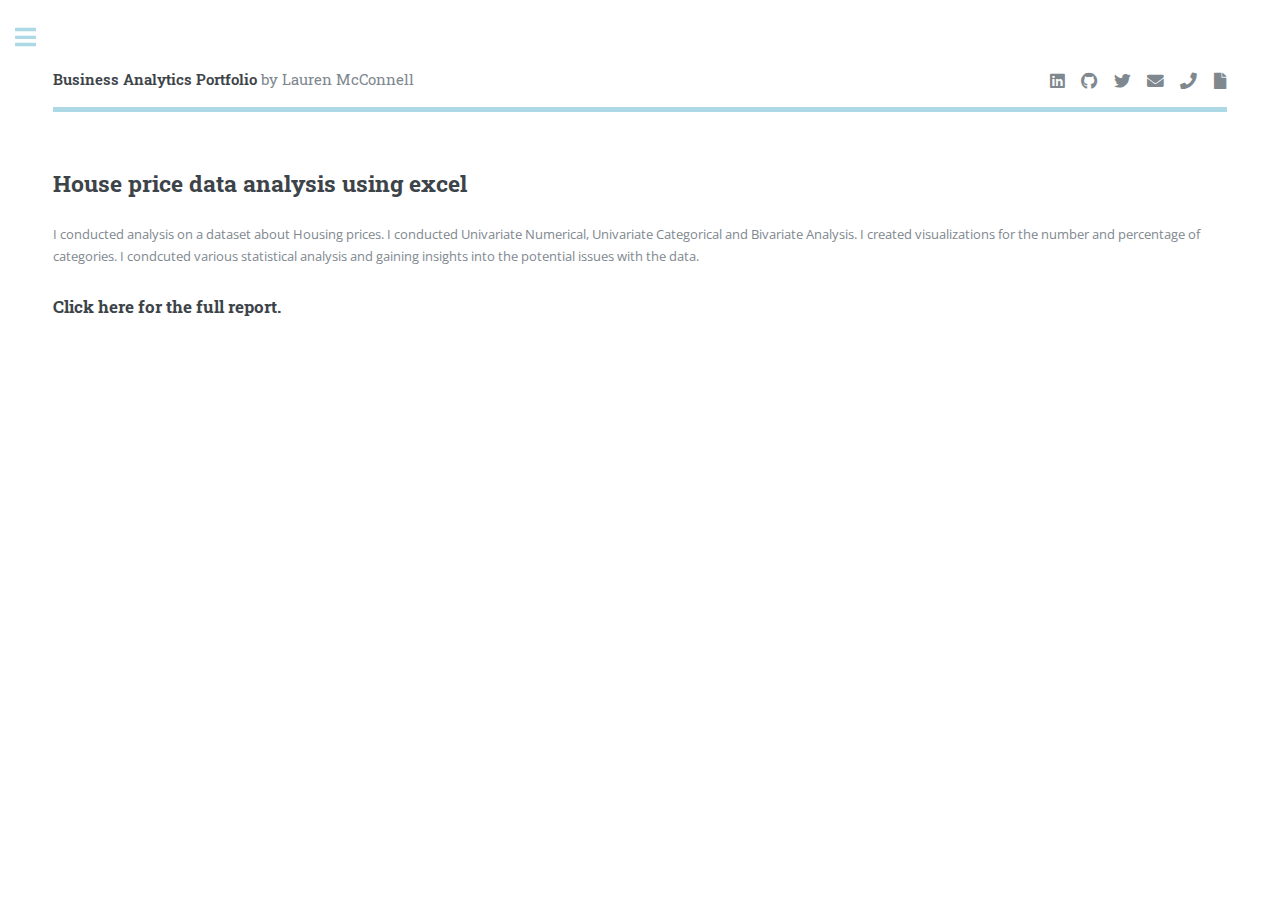
<file: excel.html>
<html>
	<head>
		<title>Business Analytics Portfolio by Lauren McConnell</title>
		<meta charset="utf-8" />
		<meta name="viewport" content="width=device-width, initial-scale=1, user-scalable=no" />
		<link rel="stylesheet" href="assets/css/main.css" />
	</head>
	<body class="is-preload">

		<!-- Wrapper -->
			<div id="wrapper">

				<!-- Main -->
					<div id="main">
						<div class="inner">

								<!-- Header -->
								<header id="header">
									<a href="index.html" class="logo"><strong> Business Analytics Portfolio</strong> by Lauren McConnell</a>
									<ul class="icons">
									  	<li><a href="https://www.linkedin.com/in/laurenmccconnell/" class="icon brands fa-linkedin"><span class="label">Linkedin</span></a></li>
									  	<li><a href="https://github.com/laurenmcconnel" class="icon brands fa-github"><span class="label">Github</span></a></li>
										<li><a href="#" class="icon brands fa-twitter"><span class="label">x-Twitter</span></a></li>
										<li><a href='mailto:lauren.mcconnell9@mail.dcu.ie' class="icon solid fa-envelope"> </a></li>
										  
										<li><a href='tel:+353870673957' class="icon solid fa-phone"> </a></li>
										
										<li><a href="LaurenMcConnell_CV.pdf" class="icon solid fa-file" target="_blank"> </a></li>
			
									</ul>
								</header>

							<!-- Content -->
								<section>
									<header class="main">
										<h2>House price data analysis using excel</h2>
									</header>

						
									<p>I conducted analysis on a dataset about Housing prices. I conducted Univariate Numerical, Univariate Categorical and Bivariate Analysis. I created visualizations for the number and percentage of categories. I condcuted various statistical analysis and gaining insights into the potential issues with the data.</p>
									
										<div class="row">
										</div>
									
								<h3 ><a href="https://github.com/laurenmcconnel/House-price-data-analysis-using-excel" > Click here for the full report. </a></h3>

								</section>

						</div>
					</div>

				<!-- Sidebar -->
					<div id="sidebar">
						<div class="inner">

							<!-- Menu -->
								<nav id="menu">
									<header class="major">
										<h2>Menu</h2>
									</header>
									<ul>
										<li><a href="index.html">About Me</a></li>
										<li>
											<span class="opener">Portfolio</span>
											<ul>
											  <li><a href="portfolio.html">Portfolio Overview</a></li>
												<li><a href="Data_Clean.html">Data Cleaning and Feature Engineering</a></li>
												<li><a href="kcluster.html">K-Means Clustering</a></li>
												<li><a href="sql.html">DataBase Creation and Manipulation with SQL</a></li>
												<li><a href="powerbi.html">Power BI Group Collaboration</a></li>
												<li><a href="entrepreneur.html">The Feasibility of Twitter Sentiment Analysis</a></li>
												<li><a href='excel.html'>House price Data Analysis Using Excel</a></li>
											
											</ul>
										</li>
<li><a href="media.html">Media</a></li>
<li><a href="blog.html">Blog</a></li>
<li><a href="contact.html">Contact</a></li>
<li><a href="more1.html">More about me</a></li>
											
								</nav>

							<!-- Section Get in touch -->
								<section>
									<header class="major">
										<h2>Contact</h2>
									</header>
									<p>Please feel free to contact me via the methods below.</p>
									<ul class="icons">
									  
									 
										<li><a href='mailto:lauren.mcconnell9@mail.dcu.ie' class="icon solid fa-envelope">  lauren.mcconnell9@mail.dcu.ie </a></li>
										  
										<li><a href='tel:+353870673957' class="icon solid fa-phone">  (087) 067-3957 </a></li>
										
										<li class="icon solid fa-home">  Dunboyne, Co. Meath                 </li>
										<br>
										<br>
											<li><a href="https://www.linkedin.com/in/laurenmccconnell/" class="icon brands fa-linkedin"><span class="label">Linkedin</span> </a></li>
									  	<li><a href="https://github.com/laurenmcconnel" class="icon brands fa-github"><span class="label">Github</span> </a></li>
										<li><a href="#" class="icon brands fa-twitter"><span class="label">x-Twitter</span> </a></li>
									</ul>
								</section>

		<!-- Scripts -->
			<script src="assets/js/jquery.min.js"></script>
			<script src="assets/js/browser.min.js"></script>
			<script src="assets/js/breakpoints.min.js"></script>
			<script src="assets/js/util.js"></script>
			<script src="assets/js/main.js"></script>

	</body>
</html>
</file>
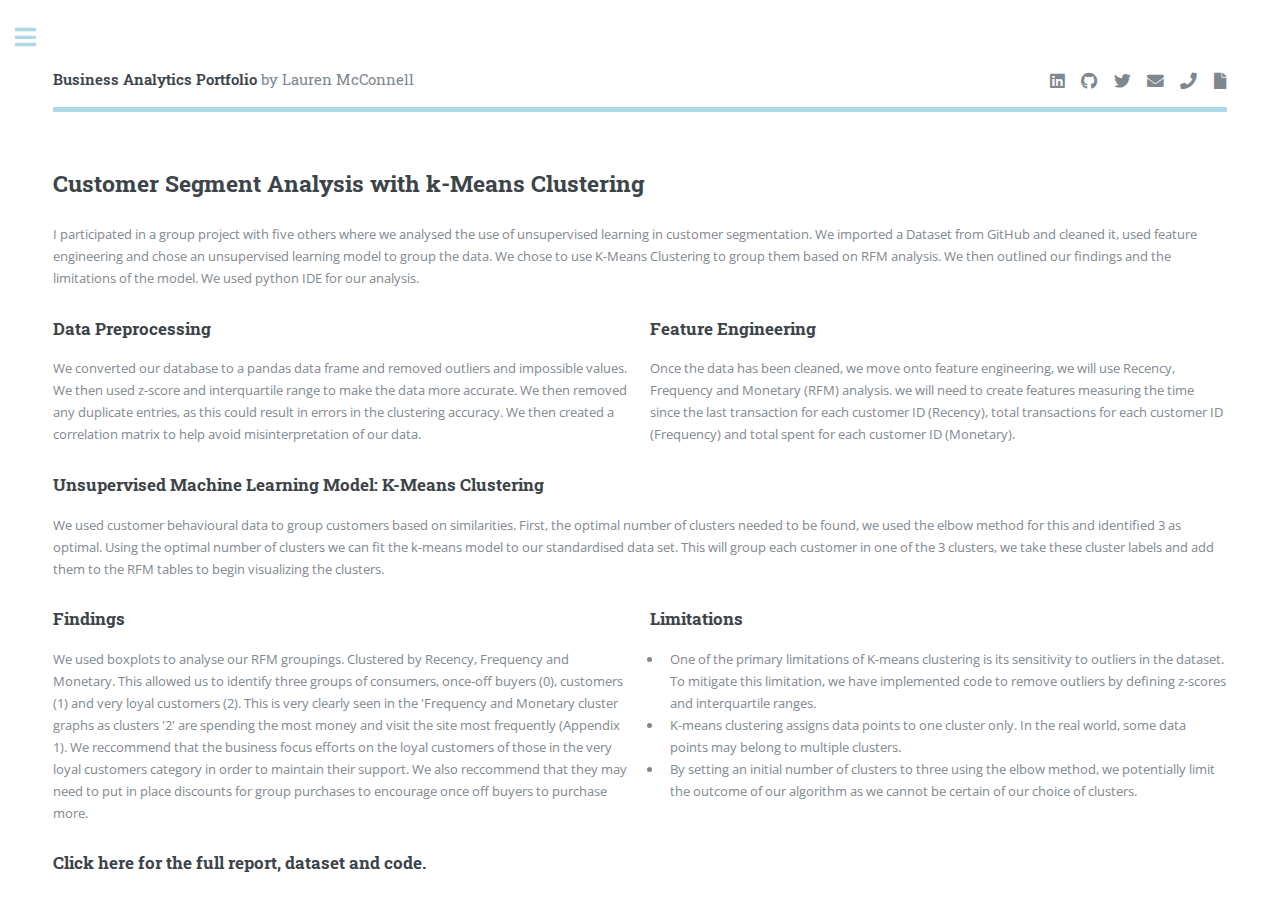
<file: kcluster.html>
<html>
	<head>
		<title>Business Analytics Portfolio by Lauren McConnell</title>
		<meta charset="utf-8" />
		<meta name="viewport" content="width=device-width, initial-scale=1, user-scalable=no" />
		<link rel="stylesheet" href="assets/css/main.css" />
	</head>
	<body class="is-preload">

		<!-- Wrapper -->
			<div id="wrapper">

				<!-- Main -->
					<div id="main">
						<div class="inner">

								<!-- Header -->
								<header id="header">
									<a href="index.html" class="logo"><strong> Business Analytics Portfolio</strong> by Lauren McConnell</a>
									<ul class="icons">
									  	<li><a href="https://www.linkedin.com/in/laurenmccconnell/" class="icon brands fa-linkedin"><span class="label">Linkedin</span></a></li>
									  	<li><a href="https://github.com/laurenmcconnel" class="icon brands fa-github"><span class="label">Github</span></a></li>
										<li><a href="https://twitter.com/laurennmcconnel" class="icon brands fa-twitter"><span class="label">x-Twitter</span></a></li>
										<li><a href='mailto:lauren.mcconnell9@mail.dcu.ie' class="icon solid fa-envelope"> </a></li>
										  
										<li><a href='tel:+353870673957' class="icon solid fa-phone"> </a></li>
										
										<li><a href="LaurenMcConnell_CV.pdf" class="icon solid fa-file" target="_blank"> </a></li>
			
									</ul>
								</header>

							<!-- Content -->
								<section>
									<header class="main">
										<h2>Customer Segment Analysis with k-Means Clustering</h2>
									</header>

									
									<p>I participated in a group project with five others where we analysed the use of unsupervised learning in customer segmentation. We imported a Dataset from GitHub and cleaned it, used feature engineering and chose an unsupervised learning model to group the data. We chose to use K-Means Clustering to group them based on RFM analysis. We then outlined our findings and the limitations of the model. We used python IDE for our analysis.</p>
										
							
	<div class="row">
											<div class="col-6 col-12-small">

									<h3>Data Preprocessing</h3>
									<p>We converted our database to a pandas data frame and removed outliers and impossible values. We then used z-score and interquartile range to make the data more accurate. We then removed any duplicate entries, as this could result in errors in the clustering accuracy. We then created a correlation matrix to help avoid misinterpretation of our data.</p>
											</div>
											
											<div class="col-6 col-12-small">
												<h3>Feature Engineering</h3>
												<p>Once the data has been cleaned, we move onto feature engineering, we will use Recency, Frequency and Monetary (RFM) analysis. we will need to create features measuring the time since the last transaction for each customer ID (Recency), total transactions for each customer ID (Frequency) and total spent for each customer ID (Monetary).</p>
											</div>
										
										</div>
									

									<h3>Unsupervised Machine Learning Model: K-Means Clustering</h3>
									<p>We used customer behavioural data to group customers based on similarities. First, the optimal number of clusters needed to be found, we used the elbow method for this and identified 3 as optimal. Using the optimal number of clusters we can fit the k-means model to our standardised data set. This will group each customer in one of the 3 clusters, we take these cluster labels and add them to the RFM tables to begin visualizing the clusters.</p>

	<div class="row">
											<div class="col-6 col-12-small">

									<h3>Findings</h3>
									<p>We used boxplots to analyse our RFM groupings. Clustered by Recency, Frequency and Monetary. This allowed us to identify three groups of consumers, once-off buyers (0), customers (1) and very loyal customers (2). This is very clearly seen in the 'Frequency and Monetary cluster graphs as clusters '2' are spending the most money and visit the site most frequently (Appendix 1). We reccommend that the business focus efforts on the loyal customers of those in the very loyal customers category in order to maintain their support. We also reccommend that they may need to put in place discounts for group purchases to encourage once off buyers to purchase more.</p>
											</div>
											
											<div class="col-6 col-12-small">
												<h3>Limitations</h3>
													<ul>
									  <li>One of the primary limitations of K-means clustering is its sensitivity to outliers in the dataset. To mitigate this limitation, we have implemented code to remove outliers by defining z-scores and interquartile ranges. </li>
 <li>K-means clustering assigns data points to one cluster only. In the real world, some data points may belong to multiple clusters. </li>
 <li>By setting an initial number of clusters to three using the elbow method, we potentially limit the outcome of our algorithm as we cannot be certain of our choice of clusters. </li></ul>
											</div>
										
										</div>	
										
									
									
									<h3 ><a href="https://github.com/laurenmcconnel/Customer_Segment_Analysis" > Click here for the full report, dataset and code. </a></h3>
										
										</ul>

								</section>

						</div>
					</div>

							<!-- Sidebar -->
					<div id="sidebar">
						<div class="inner">

							<!-- Menu -->
								<nav id="menu">
									<header class="major">
										<h2>Menu</h2>
									</header>
									<ul>
										<li><a href="index.html">About Me</a></li>
										<li>
											<span class="opener">Portfolio</span>
											<ul>
											  <li><a href="portfolio.html">Portfolio Overview</a></li>
												<li><a href="Data_Clean.html">Job Change Analysis in Python</a></li>
												<li><a href="sql.html">Sales Analysis with SQL</a></li>
												<li><a href="powerbi.html">Global Superstore Analysis in Power BI - Group Collaboration</a></li>
												<li><a href="kcluster.html">Customer Segment Analysis with k-means clustering</a></li>
												<li><a href='tableau.html'>Global COVID-19 Measures Analysis Visualisation in Tableau</a></li>
												
											</ul>
										</li>
<li><a href="media.html">Media</a></li>
<li><a href="blog.html">Blog</a></li>
<li><a href="contact.html">Contact</a></li>
<li><a href="more1.html">More about me</a></li>
											
											</nav>
							<!-- Section Get in touch -->
								<section>
									<header class="major">
										<h2>Contact</h2>
									</header>
									<p>Please feel free to contact me via the methods below.</p>
									<ul class="icons">
									  
									 
										<li><a href='mailto:lauren.mcconnell9@mail.dcu.ie' class="icon solid fa-envelope">  lauren.mcconnell9@mail.dcu.ie </a></li>
										  
										<li><a href='tel:+353870673957' class="icon solid fa-phone">  (087) 067-3957 </a></li>
										
										<li class="icon solid fa-home">  Meath, Ireland </li>
										<br>
										<br>
											<li><a href="https://www.linkedin.com/in/laurenmccconnell/" class="icon brands fa-linkedin"><span class="label">Linkedin</span> </a></li>
									  	<li><a href="https://github.com/laurenmcconnel" class="icon brands fa-github"><span class="label">Github</span> </a></li>
										<li><a href="https://twitter.com/laurennmcconnel" class="icon brands fa-twitter"><span class="label">x-Twitter</span> </a></li>
									</ul>
								</section>

						</div>
					</div>

</div>
		<!-- Scripts -->
			<script src="assets/js/jquery.min.js"></script>
			<script src="assets/js/browser.min.js"></script>
			<script src="assets/js/breakpoints.min.js"></script>
			<script src="assets/js/util.js"></script>
			<script src="assets/js/main.js"></script>

	</body>
</html>
</file>
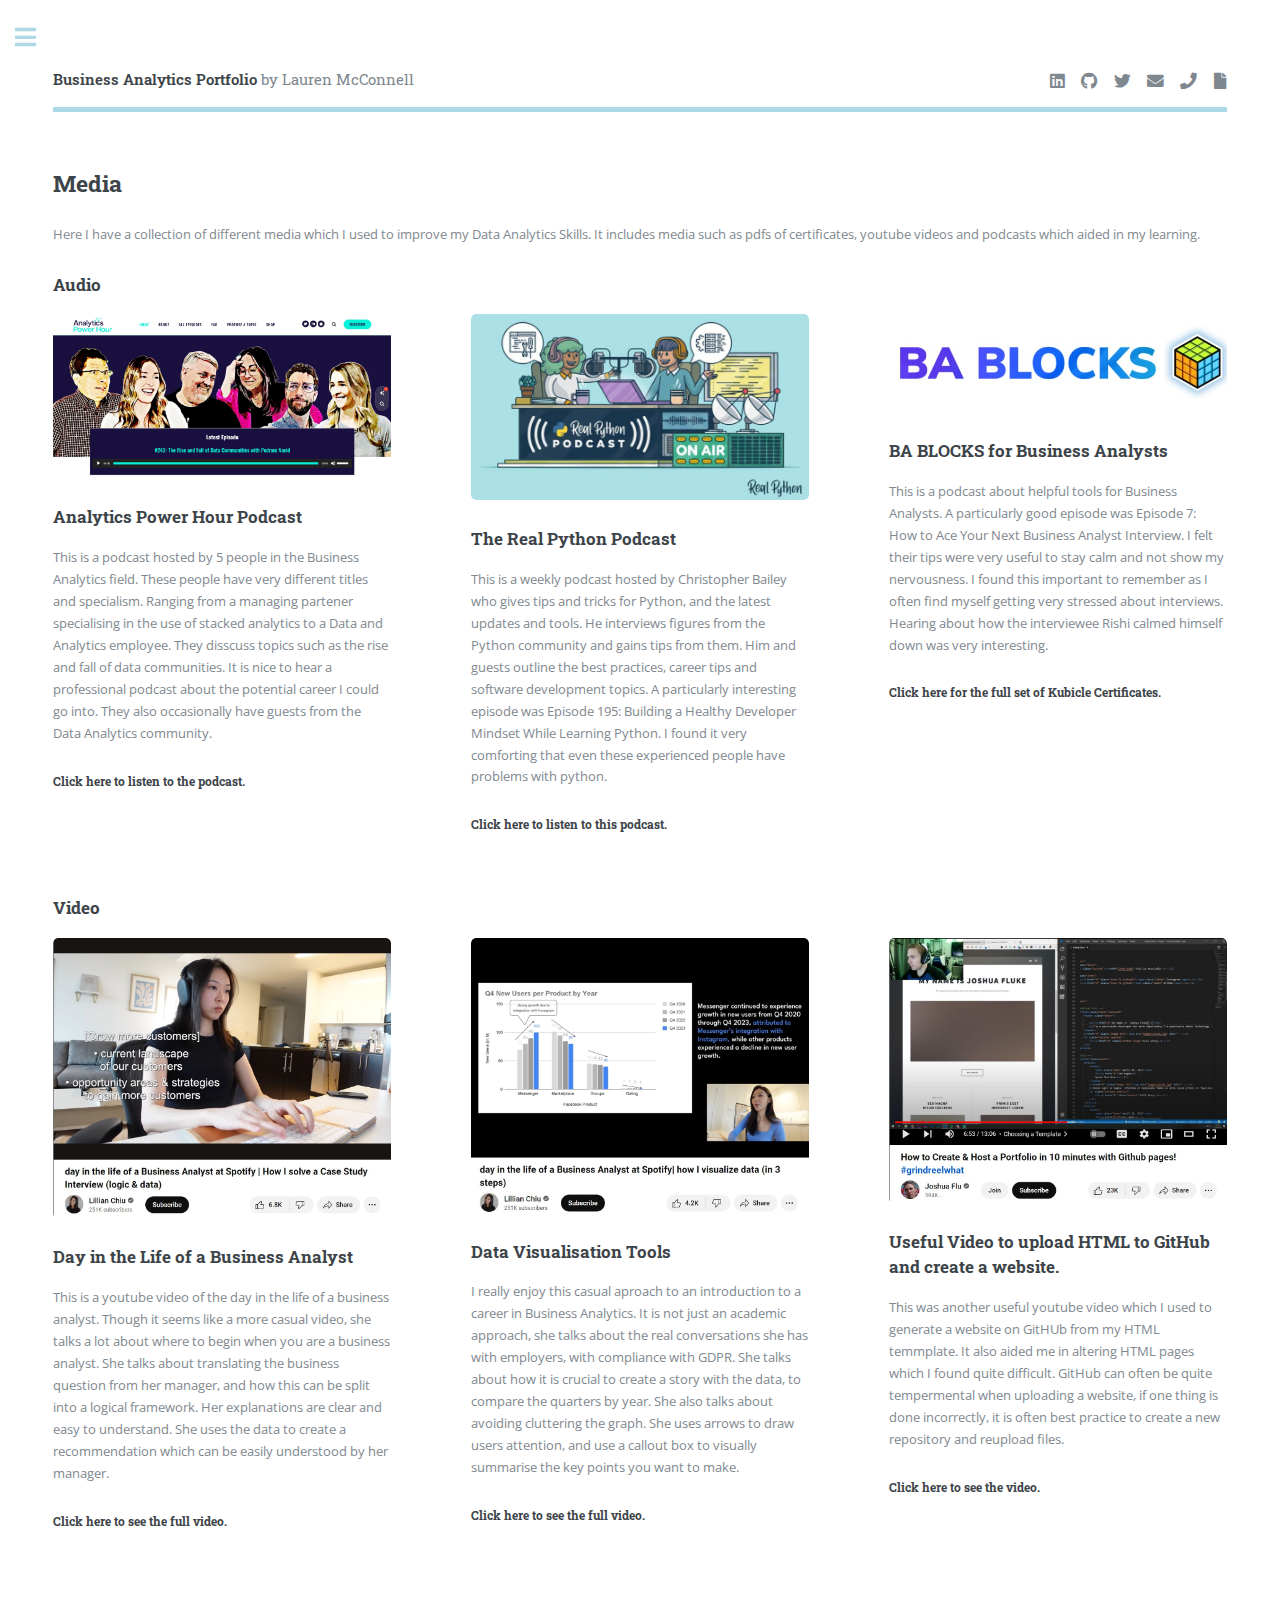
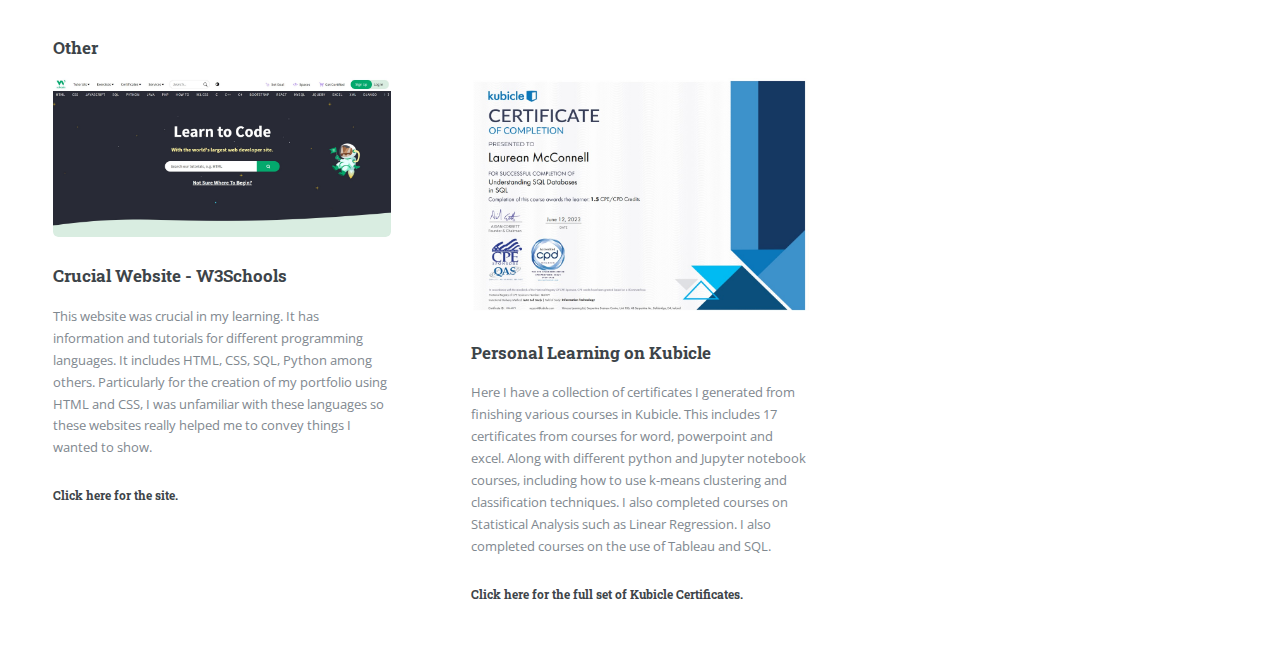
<file: media.html>
<html>
	<head>
		<title>Business Analytics Portfolio by Lauren McConnell</title>
		<meta charset="utf-8" />
		<meta name="viewport" content="width=device-width, initial-scale=1, user-scalable=no" />
		<link rel="stylesheet" href="assets/css/main.css" />
	</head>
	<body class="is-preload">

		<!-- Wrapper -->
			<div id="wrapper">

				<!-- Main -->
					<div id="main">
						<div class="inner">

							<!-- Header -->
									<!-- Header -->
								<header id="header">
									<a href="index.html" class="logo"><strong> Business Analytics Portfolio</strong> by Lauren McConnell</a>
									<ul class="icons">
									  	<li><a href="https://www.linkedin.com/in/laurenmccconnell/" class="icon brands fa-linkedin"><span class="label">Linkedin</span></a></li>
									  	<li><a href="https://github.com/laurenmcconnel" class="icon brands fa-github"><span class="label">Github</span></a></li>
										<li><a href="https://twitter.com/laurennmcconnel" class="icon brands fa-twitter"><span class="label">x-Twitter</span></a></li>
										<li><a href='mailto:lauren.mcconnell9@mail.dcu.ie' class="icon solid fa-envelope"> </a></li>
										  
										<li><a href='tel:+353870673957' class="icon solid fa-phone"> </a></li>
										
										<li><a href="LaurenMcConnell_CV.pdf" class="icon solid fa-file" target="_blank"> </a></li>
			
									</ul>
								</header>

							<!-- Content -->
								<section>
									<header class="main">
										<h2>Media</h2>
									</header>

									<!-- Content -->
								
										<p>Here I have a collection of different media which I used to improve my Data Analytics Skills. It includes media such as pdfs of certificates, youtube videos and podcasts which aided in my learning.  </p>
								
										<h3>Audio</h3>
										<div class="blog">
									
									<article>
											<a class="image" href='https://analyticshour.io/' ><img src="images/powerhour.jpg"  /></a>
										  <h3>Analytics Power Hour Podcast</h3>
											<p >This is a podcast hosted by 5 people in the Business Analytics field. These people have very different titles and specialism. Ranging from a managing partener specialising in the use of stacked analytics to a Data and Analytics employee. They disscuss topics such as the rise and fall of data communities. It is nice to hear a professional podcast about the potential career I could go into. They also occasionally have guests from the Data Analytics community. </p>
									
									<h5 ><a href="https://analyticshour.io/" > Click here to listen to the podcast.  </a></h5>
										
											
										</article>
										
										<article>
											<a class="image" href="https://realpython.com/podcasts/rpp/?utm_source=feedspot"><img src="images/realpython.jpg"  /></a>
											<h3>The Real Python Podcast</h3>
											<p>This is a weekly podcast hosted by Christopher Bailey who gives tips and tricks for Python, and the latest updates and tools. He interviews figures from the Python community and gains tips from them. Him and guests outline the best practices, career tips and software development topics. A particularly interesting episode was Episode 195: Building a Healthy Developer Mindset While Learning Python. I found it very comforting that even these experienced people have problems with python. </p>
									
									<h5 ><a href="https://realpython.com/podcasts/rpp/?utm_source=feedspot" > Click here to listen to this podcast. </a></h5>
										
											
										</article>
										
											<article>
											<a class="image" href="https://bablocks.com/courses/" ><img src="images/BAblock.jpg" alt="" /></a>
											<h3>BA BLOCKS for Business Analysts</h3>
											<p >This is a podcast about helpful tools for Business Analysts. A particularly good episode was Episode 7: How to Ace Your Next Business Analyst Interview. I felt their tips were very useful to stay calm and not show my nervousness. I found this important to remember as I often find myself getting very stressed about interviews. Hearing about how the interviewee Rishi calmed himself down was very interesting.  </p>
									
									<h5 ><a href="https://bablocks.com/courses/" > Click here for the full set of Kubicle Certificates. </a></h5>
										
											
										</article>
										</div>
											
										<h3>Video</h3>
                <div class="blog">
	<article>
											<a class="image" href='https://www.youtube.com/watch?v=QTq7p4G5PaQ' ><img src="images/busa.jpg"  /></a>
										  <h3>Day in the Life of a Business Analyst</h3>
											<p >This is a youtube video of the day in the life of a business analyst. Though it seems like a more casual video, she talks a lot about where to begin when you are a business analyst. She talks about translating the business question from her manager, and how this can be split into a logical framework. Her explanations are clear and easy to understand. She uses the data to create a recommendation which can be easily understood by her manager.</p>
									
									<h5 ><a href="https://www.youtube.com/watch?v=QTq7p4G5PaQ" > Click here to see the full video.  </a></h5>
										
											
										</article>
										
												<article>
											<a class="image" href='https://www.youtube.com/watch?v=SN8ZHFp_plw' ><img src="images/save.jpg"  /></a>
										  <h3>Data Visualisation Tools</h3>
											<p >I really enjoy this casual aproach to an introduction to a career in Business Analytics. It is not just an academic approach, she talks about the real conversations she has with employers, with compliance with GDPR. She talks about how it is crucial to create a story with the data, to compare the quarters by year. She also talks about avoiding cluttering the graph. She uses arrows to draw users attention, and use a callout box to visually summarise the key points you want to make.  </p>
									
									<h5 ><a href="https://www.youtube.com/watch?v=SN8ZHFp_plw" > Click here to see the full video.  </a></h5>
										
											
										</article>
										
										
												<article>
											<a class="image" href="https://www.youtube.com/watch?v=u-RLu_8kwA0"><img src="images/webup.jpg"  /></a>
											<h3>Useful Video to upload HTML to GitHub and create a website.</h3>
											<p >This was another useful youtube video which I used to generate a website on GitHUb from my HTML temmplate. It also aided me in altering HTML pages which I found quite difficult. GitHub can often be quite tempermental when uploading a website, if one thing is done incorrectly, it is often best practice to create a new repository and reupload files.  </p>
									
									<h5 ><a href="https://www.youtube.com/watch?v=u-RLu_8kwA0" > Click here to see the video. </a></h5>
										
											
										</article>
										</div>
										<h3>Other</h3>
              <div class="blog">
  
  											<article>
											<a class="image" href='https://www.w3schools.com/html/default.asp' ><img src="images/w3.jpg"  /></a>
										  <h3>Crucial Website - W3Schools</h3>
											<p>This website was crucial in my learning. It has information and tutorials for different programming languages. It includes HTML, CSS, SQL, Python among others. Particularly for the creation of my portfolio using HTML and CSS, I was unfamiliar with these languages so these websites really helped me to convey things I wanted to show.</p>
									
									<h5 ><a href="https://www.w3schools.com/html/default.asp" > Click here for the site.  </a></h5>
										
											
										</article>
								

                     
										<article>
											<a class="image" href="https://github.com/laurenmcconnel/Kubicle-Certificates" ><img src="images/kubicle.jpg" alt="" /></a>
											<h3>Personal Learning on Kubicle</h3>
											<p >Here I have a collection of certificates I generated from finishing various courses in Kubicle. This includes 17 certificates from courses for word, powerpoint and excel. Along with different python and Jupyter notebook courses, including how to use k-means clustering and classification techniques. I also completed courses on Statistical Analysis such as Linear Regression. I also completed courses on the use of Tableau and SQL. </p>
									
									<h5 ><a href="https://github.com/laurenmcconnel/Kubicle-Certificates" > Click here for the full set of Kubicle Certificates. </a></h5>
										
											
										</article>


</div>
												
											</div>
										
										</div>

								</section>


			<!-- Sidebar -->
					<div id="sidebar">
						<div class="inner">

							<!-- Menu -->
								<nav id="menu">
									<header class="major">
										<h2>Menu</h2>
									</header>
									<ul>
										<li><a href="index.html">About Me</a></li>
										<li>
											<span class="opener">Portfolio</span>
											<ul>
											  <li><a href="portfolio.html">Portfolio Overview</a></li>
												<li><a href="Data_Clean.html">Job Change Analysis in Python</a></li>
												<li><a href="sql.html">Sales Analysis with SQL</a></li>
												<li><a href="powerbi.html">Global Superstore Analysis in Power BI - Group Collaboration</a></li>
												<li><a href="kcluster.html">Customer Segment Analysis with k-means clustering</a></li>
												<li><a href='tableau.html'>Global COVID-19 Measures Analysis Visualisation in Tableau</a></li>
												
											</ul>
										</li>
<li><a href="media.html">Media</a></li>
<li><a href="blog.html">Blog</a></li>
<li><a href="contact.html">Contact</a></li>
<li><a href="more1.html">More about me</a></li>
											</ul>
											</nav>
							<!-- Section Get in touch -->
								<section>
									<header class="major">
										<h2>Contact</h2>
									</header>
									<p>Please feel free to contact me via the methods below.</p>
									<ul class="icons">
									  
									 
										<li><a href='mailto:lauren.mcconnell9@mail.dcu.ie' class="icon solid fa-envelope">  lauren.mcconnell9@mail.dcu.ie </a></li>
										  
										<li><a href='tel:+353870673957' class="icon solid fa-phone">  (087) 067-3957 </a></li>
										
										<li class="icon solid fa-home">  Meath, Ireland </li>
										<br>
										<br>
											<li><a href="https://www.linkedin.com/in/laurenmccconnell/" class="icon brands fa-linkedin"><span class="label">Linkedin</span> </a></li>
									  	<li><a href="https://github.com/laurenmcconnel" class="icon brands fa-github"><span class="label">Github</span> </a></li>
										<li><a href="https://twitter.com/laurennmcconnel" class="icon brands fa-twitter"><span class="label">x-Twitter</span> </a></li>
									</ul>
								</section>

						</div>
					</div>
</div>
			

		<!-- Scripts -->
			<script src="assets/js/jquery.min.js"></script>
			<script src="assets/js/browser.min.js"></script>
			<script src="assets/js/breakpoints.min.js"></script>
			<script src="assets/js/util.js"></script>
			<script src="assets/js/main.js"></script>

	</body>
</html>
</file>
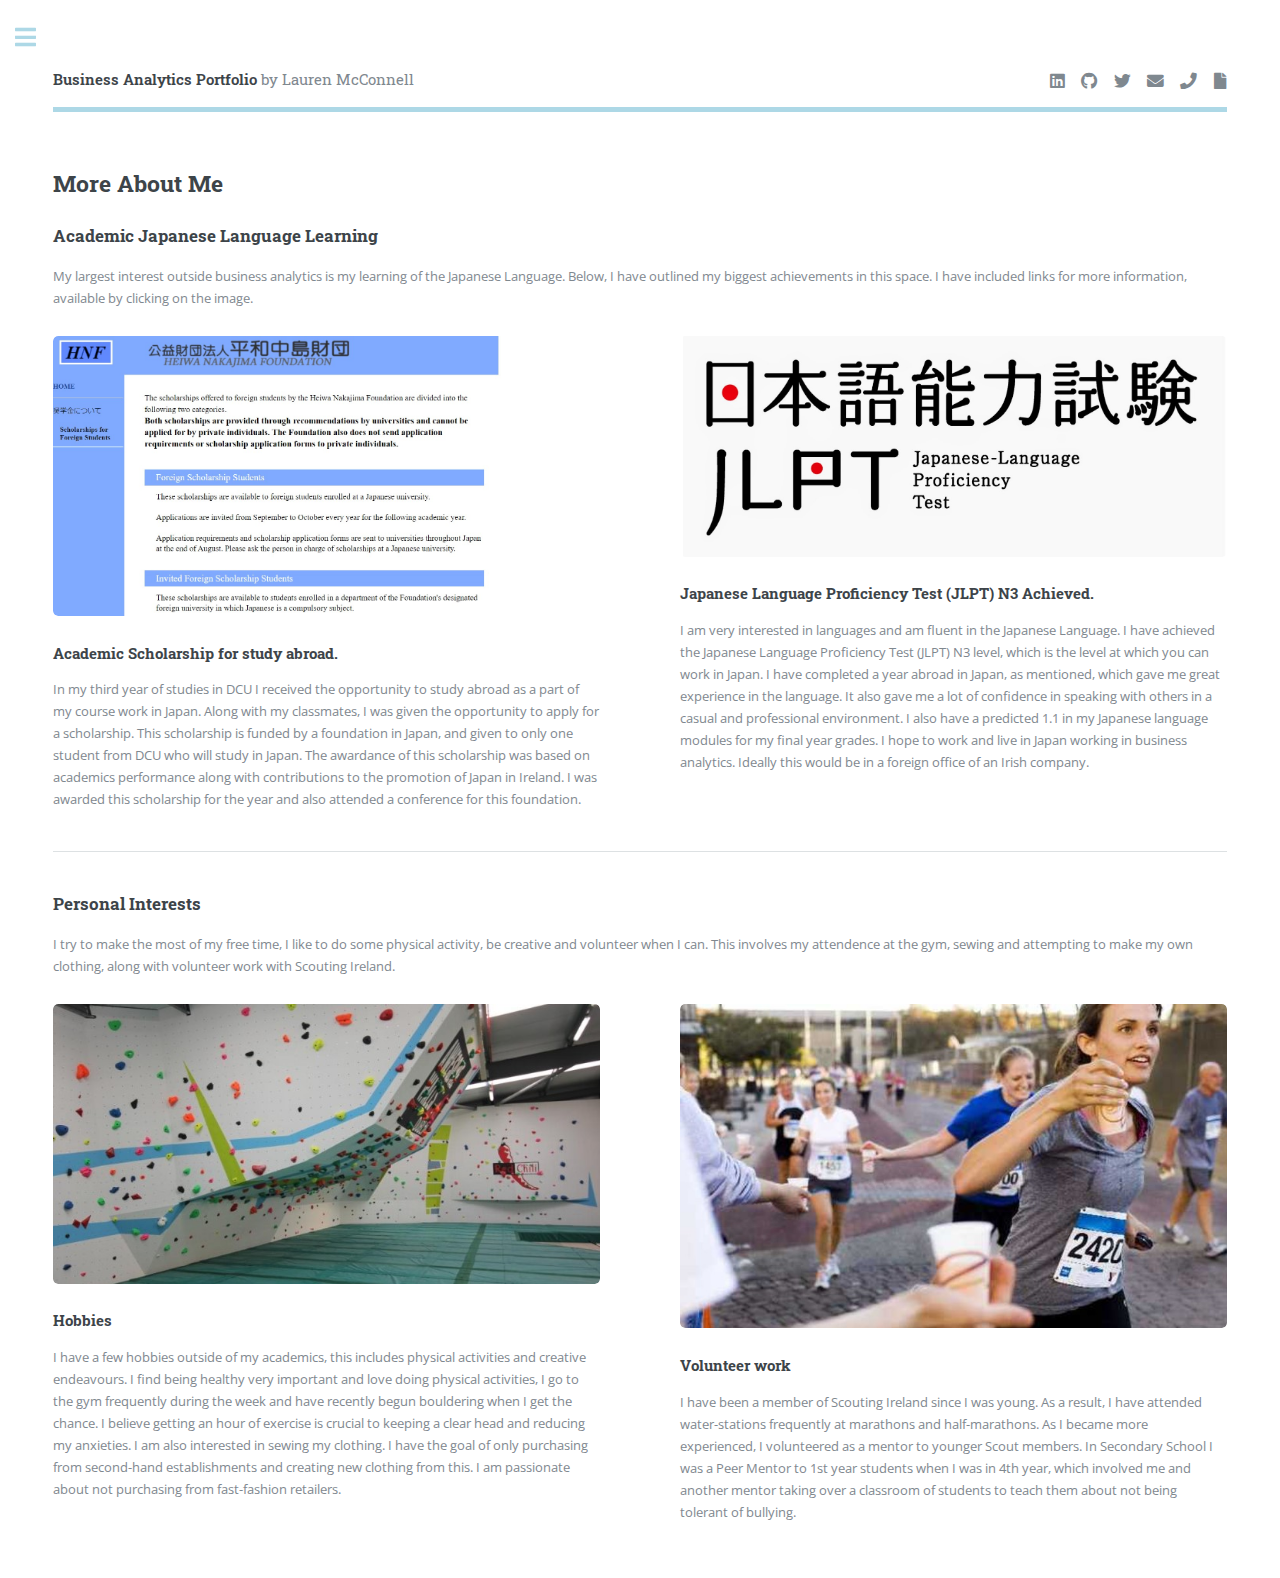
<file: more1.html>
<html>
	<head>
		<title>Business Analytics Portfolio by Lauren McConnell</title>
		<meta charset="utf-8" />
		<meta name="viewport" content="width=device-width, initial-scale=1, user-scalable=no" />
		<link rel="stylesheet" href="assets/css/main.css" />
	</head>
	<body class="is-preload">

		<!-- Wrapper -->
			<div id="wrapper">

				<!-- Main -->
					<div id="main">
						<div class="inner">

								<!-- Header -->
								<header id="header">
									<a href="index.html" class="logo"><strong> Business Analytics Portfolio</strong> by Lauren McConnell</a>
									<ul class="icons">
									  	<li><a href="https://www.linkedin.com/in/laurenmccconnell/" class="icon brands fa-linkedin"><span class="label">Linkedin</span></a></li>
									  	<li><a href="https://github.com/laurenmcconnel" class="icon brands fa-github"><span class="label">Github</span></a></li>
										<li><a href="https://twitter.com/laurennmcconnel" class="icon brands fa-twitter"><span class="label">x-Twitter</span></a></li>
										<li><a href='mailto:lauren.mcconnell9@mail.dcu.ie' class="icon solid fa-envelope"> </a></li>
										  
										<li><a href='tel:+353870673957' class="icon solid fa-phone"> </a></li>
										
										<li><a href="LaurenMcConnell_CV.pdf" class="icon solid fa-file" target="_blank"> </a></li>
			
									</ul>
								</header>

							<!-- Content -->
								<section>
									<header class="main">
										<h2>More About Me</h2>
									</header>

									<!-- Content -->
									<h3>Academic Japanese Language Learning</h3>
										<p>My largest interest outside business analytics is my learning of the Japanese Language. Below, I have outlined my biggest achievements in this space. I have included links for more information, available by clicking on the image. </p>
										
											
<div class="posts">
									<article>
											<a href="http://hnf.jp/shogaku/english/" class="image"><img src="images/heiwa1.jpg" alt="" /></a>
											<h4>Academic Scholarship for study abroad. </h4>
											<p>In my third year of studies in DCU I received the opportunity to study abroad as a part of my course work in Japan. Along with my classmates, I was given the opportunity to apply for a scholarship. This scholarship is funded by a foundation in Japan, and given to only one student from DCU who will study in Japan. The awardance of this scholarship was based on academics performance along with contributions to the promotion of Japan in Ireland. I was awarded this scholarship for the year and also attended a conference for this foundation. </p>
											
										</article>
										
											<article>
											<a href="https://www.jlpt.jp/e/" class="image"><img src="images/jlpt.jpg" alt="" /></a>
											<h4>Japanese Language Proficiency Test (JLPT) N3 Achieved.</h4>
											<p>I am very interested in languages and am fluent in the Japanese Language. I have achieved the Japanese Language Proficiency Test (JLPT) N3 level, which is the level at which you can work in Japan. I have completed a year abroad in Japan, as mentioned, which gave me great experience in the language. It also gave me a lot of confidence in speaking with others in a casual and professional environment. I also have a predicted 1.1 in my Japanese language modules for my final year grades. I hope to work and live in Japan working in business analytics. Ideally this would be in a foreign office of an Irish company.  </p>
										</article>
										
										</div>
										
										
<div>
                
									<hr class="major" />

									<h3>Personal Interests</h3>
							<p>I try to make the most of my free time, I like to do some physical activity, be creative and volunteer when I can. This involves my attendence at the gym, sewing and attempting to make my own clothing, along with volunteer work with Scouting Ireland. </p>
								
									
								<div class="posts">
									<article>
											<a href="https://awesomewalls.ie/dublin/" class="image"><img src="images/hobby.jpg" alt="" /></a>
											<h4>Hobbies</h4>
											<p>I have a few hobbies outside of my academics, this includes physical activities and creative endeavours. I find being healthy very important and love doing physical activities, I go to the gym frequently during the week and have recently begun bouldering when I get the chance. I believe getting an hour of exercise is crucial to keeping a clear head and reducing my anxieties. I am also interested in sewing my clothing. I have the goal of only purchasing from second-hand establishments and creating new clothing from this. I am passionate about not purchasing from fast-fashion retailers.</p>
											
										</article>
										
											<article>
											<a href="https://www.scouts.ie/" class="image"><img src="images/water.jpg" alt="" /></a>
											<h4>Volunteer work</h4>
											<p>I have been a member of Scouting Ireland since I was young. As a result, I have attended water-stations frequently at marathons and half-marathons. As I became more experienced, I volunteered as a mentor to younger Scout members. In Secondary School I was a Peer Mentor to 1st year students when I was in 4th year, which involved me and another mentor taking over a classroom of students to teach them about not being tolerant of bullying. </p>
										</article>
										
										</div>
										
									

								</section>

						</div>
					</div>

				<!-- Sidebar -->
					<div id="sidebar">
						<div class="inner">

							<!-- Menu -->
								<nav id="menu">
									<header class="major">
										<h2>Menu</h2>
									</header>
									<ul>
										<li><a href="index.html">About Me</a></li>
										<li>
											<span class="opener">Portfolio</span>
											<ul>
											  <li><a href="portfolio.html">Portfolio Overview</a></li>
												<li><a href="Data_Clean.html">Job Change Analysis in Python</a></li>
												<li><a href="sql.html">Sales Analysis with SQL</a></li>
												<li><a href="powerbi.html">Global Superstore Analysis in Power BI - Group Collaboration</a></li>
												<li><a href="kcluster.html">Customer Segment Analysis with k-means clustering</a></li>
												<li><a href='tableau.html'>Global COVID-19 Measures Analysis Visualisation in Tableau</a></li>
												
											</ul>
										</li>
<li><a href="media.html">Media</a></li>
<li><a href="blog.html">Blog</a></li>
<li><a href="contact.html">Contact</a></li>
<li><a href="more1.html">More about me</a></li>
											</ul>
											</nav>
							<!-- Section Get in touch -->
								<section>
									<header class="major">
										<h2>Contact</h2>
									</header>
									<p>Please feel free to contact me via the methods below.</p>
									<ul class="icons">
									  
									 
										<li><a href='mailto:lauren.mcconnell9@mail.dcu.ie' class="icon solid fa-envelope">  lauren.mcconnell9@mail.dcu.ie </a></li>
										  
										<li><a href='tel:+353870673957' class="icon solid fa-phone">  (087) 067-3957 </a></li>
										
										<li class="icon solid fa-home">  Meath, Ireland </li>
										<br>
										<br>
											<li><a href="https://www.linkedin.com/in/laurenmccconnell/" class="icon brands fa-linkedin"><span class="label">Linkedin</span> </a></li>
									  	<li><a href="https://github.com/laurenmcconnel" class="icon brands fa-github"><span class="label">Github</span> </a></li>
										<li><a href="https://twitter.com/laurennmcconnel" class="icon brands fa-twitter"><span class="label">x-Twitter</span> </a></li>
									</ul>
								</section>

						</div>
					</div>
</div>

		<!-- Scripts -->
			<script src="assets/js/jquery.min.js"></script>
			<script src="assets/js/browser.min.js"></script>
			<script src="assets/js/breakpoints.min.js"></script>
			<script src="assets/js/util.js"></script>
			<script src="assets/js/main.js"></script>

	</body>
</html>
</file>
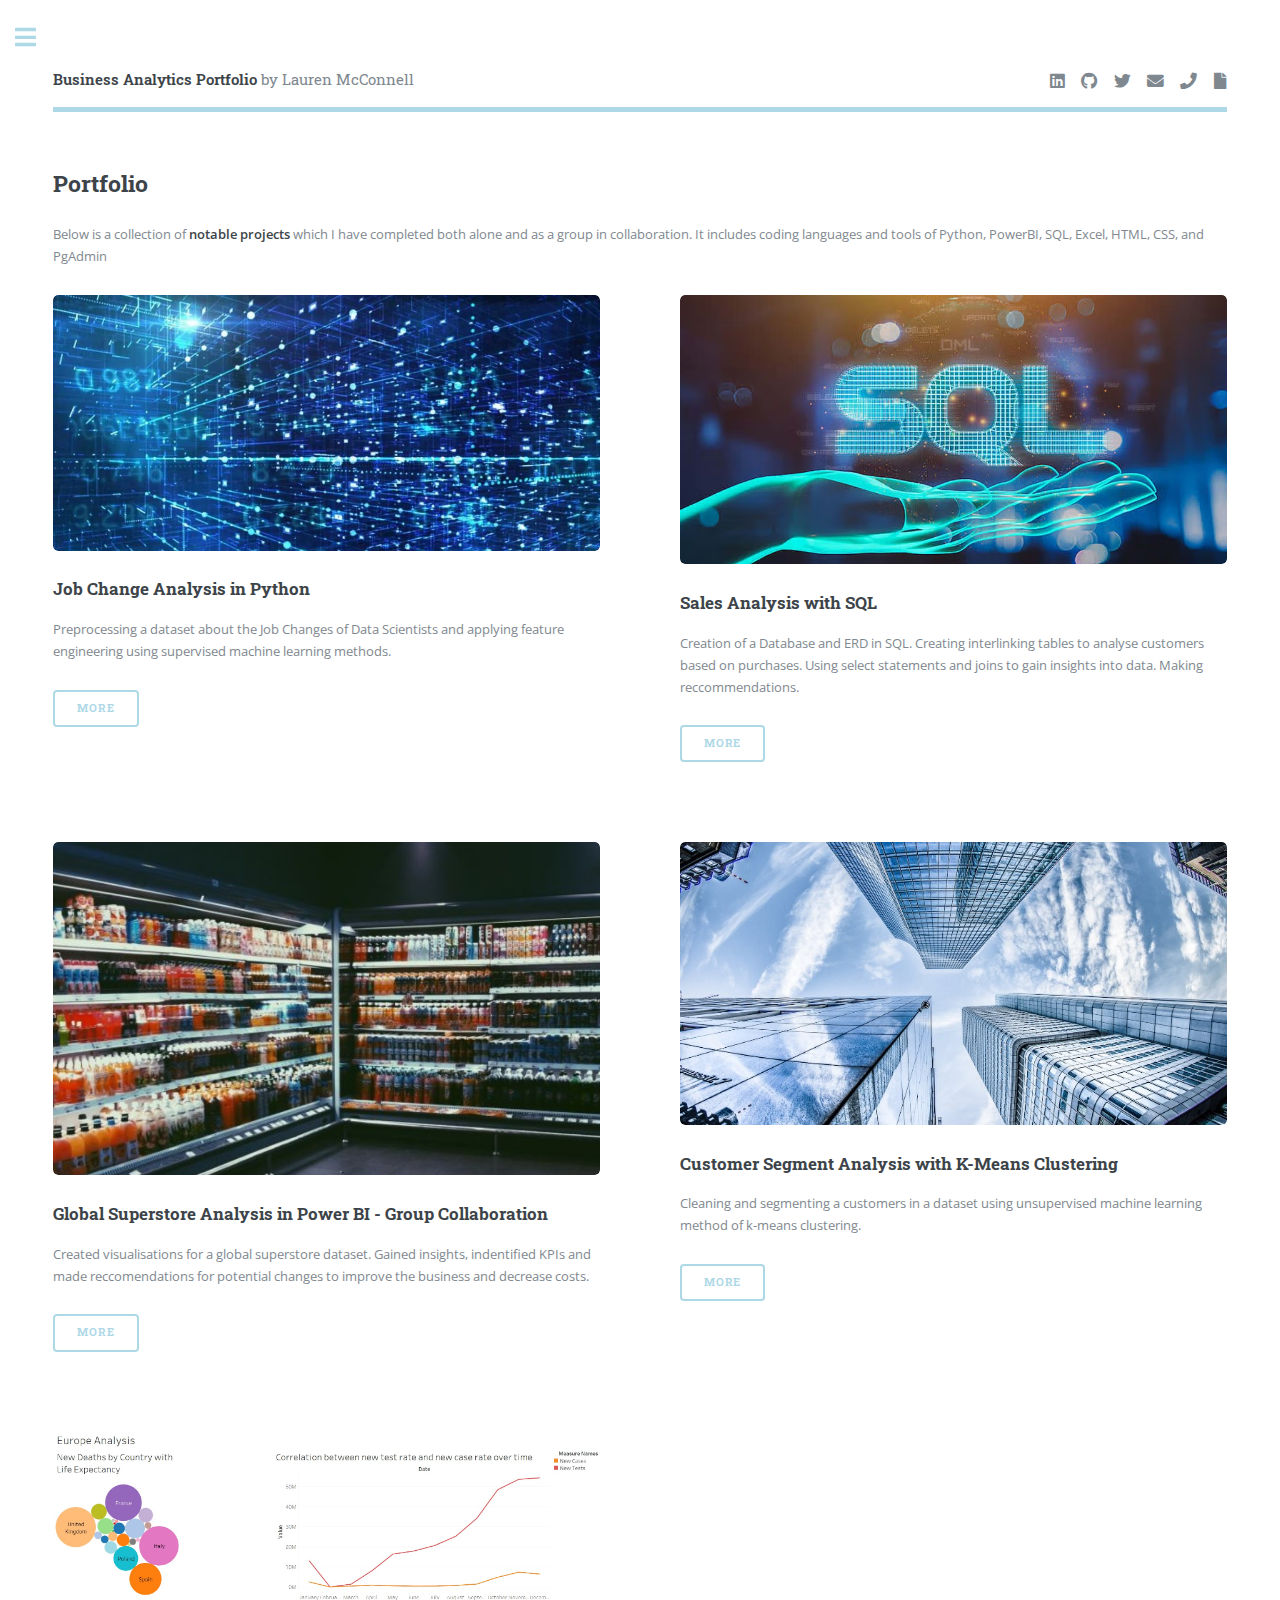
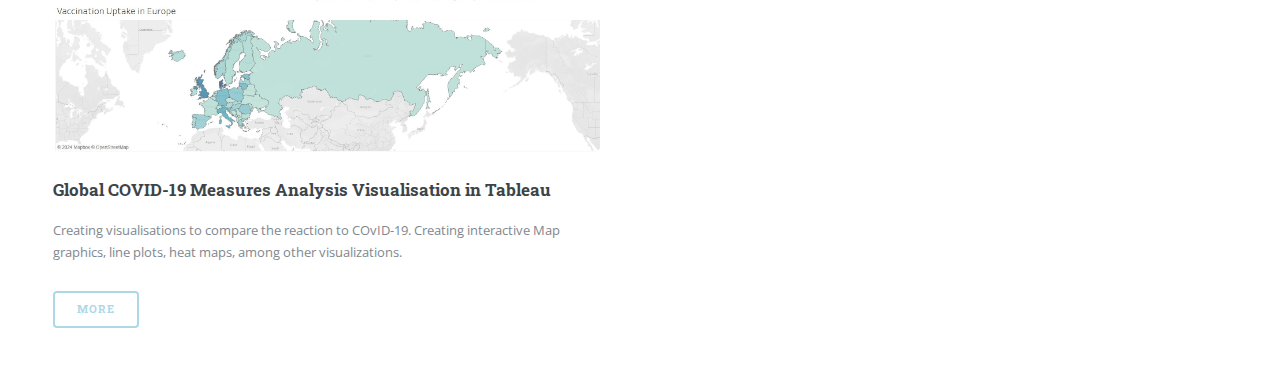
<file: portfolio.html>
<!DOCTYPE HTML>


<html>
	<head>
		<title>Business Analytics Portfolio by Lauren McConnell</title>
		<meta charset="utf-8" />
		<meta name="viewport" content="width=device-width, initial-scale=1, user-scalable=no" />
		<link rel="stylesheet" href="assets/css/main.css" />
	</head>
	<body class="is-preload">

		<!-- Wrapper -->
			<div id="wrapper">

				<!-- Main -->
					<div id="main">
						<div class="inner">

							<!-- Header -->
								<header id="header">
									<a href="index.html" class="logo"><strong> Business Analytics Portfolio</strong> by Lauren McConnell</a>
									<ul class="icons">
									  	<li><a href="https://www.linkedin.com/in/laurenmccconnell/" class="icon brands fa-linkedin"><span class="label">Linkedin</span></a></li>
									  	<li><a href="https://github.com/laurenmcconnel" class="icon brands fa-github"><span class="label">Github</span></a></li>
										<li><a href="https://twitter.com/laurennmcconnel" class="icon brands fa-twitter"><span class="label">x-Twitter</span></a></li>
										<li><a href='mailto:lauren.mcconnell9@mail.dcu.ie' class="icon solid fa-envelope"> </a></li>
										  
										<li><a href='tel:+353870673957' class="icon solid fa-phone"> </a></li>
										
										<li><a href="LaurenMcConnell_CV.pdf" class="icon solid fa-file" target="_blank"> </a></li>
			
									</ul>
								</header>

							<!-- Section Notable Projects -->
								<section>
									<header class="main">
										<h2>Portfolio</h2>
										
									</header>
									<p>Below is a collection of <strong>notable projects</strong> which I have completed both alone and as a group in collaboration. It includes coding languages and tools of Python, PowerBI, SQL, Excel, HTML, CSS, and PgAdmin </p>
									<div class="posts">
										
										
										<article>
											<a href="Data_Clean.html" class="image"><img src="images/python1.jpg" alt="" /></a>
											<h3>Job Change Analysis in Python</h3>
											<p>Preprocessing a dataset about the Job Changes of Data Scientists and applying feature engineering using supervised machine learning methods.</p>
											<ul class="actions">
												<li><a href="Data_Clean.html" class="button">More</a></li>
											</ul>
										</article>
										
										<article>
											<a href="sql.html" class="image"><img src="images/sql.jpg" alt="" /></a>
											<h3>Sales Analysis with SQL</h3>
											<p>Creation of a Database and ERD in SQL. Creating interlinking tables to analyse customers based on purchases. Using select statements and joins to gain insights into data. Making reccommendations. </p>
											<ul class="actions">
												<li><a href="sql.html" class="button">More</a></li>
											</ul>
										</article>
										
										
											<article>
											<a href="powerbi.html" class="image"><img src="images/powerbi11.jpg" alt="" /></a>
											<h3>Global Superstore Analysis in Power BI - Group Collaboration</h3>
											<p>Created visualisations for a global superstore dataset. Gained insights, indentified KPIs and made reccomendations for potential changes to improve the business and decrease costs.</p>
											<ul class="actions">
												<li><a href="powerbi.html" class="button">More</a></li>
											</ul>
										</article>
										
										
										<article>
											<a href="kcluster.html" class="image"><img src="images/kmeans2.jpg" alt="" /></a>
											<h3>Customer Segment Analysis with K-Means Clustering</h3>
											<p>Cleaning and segmenting a customers in a dataset using unsupervised machine learning method of k-means clustering. </p>
											<ul class="actions">
												<li><a href="kcluster.html" class="button">More</a></li>
											</ul>
										</article>
										
										<article>
											<a href="tableau.html" class="image"><img src="images/tableau.jpg" alt="" /></a>
											<h3> Global COVID-19 Measures Analysis Visualisation in Tableau</h3>
											<p>Creating visualisations to compare the reaction to COvID-19. Creating interactive Map graphics, line plots, heat maps, among other visualizations.  </p>
											<ul class="actions">
												<li><a href="thissite.html" class="button">More</a></li>
											</ul>
										</article>
										
										
									</div>
								</section>

						</div>
					</div>

							<!-- Sidebar -->
					<div id="sidebar">
						<div class="inner">

							<!-- Menu -->
								<nav id="menu">
									<header class="major">
										<h2>Menu</h2>
									</header>
									<ul>
										<li><a href="index.html">About Me</a></li>
										<li>
											<span class="opener">Portfolio</span>
											<ul>
											  <li><a href="portfolio.html">Portfolio Overview</a></li>
												<li><a href="Data_Clean.html">Job Change Analysis in Python</a></li>
												<li><a href="sql.html">Sales Analysis with SQL</a></li>
												<li><a href="powerbi.html">Global Superstore Analysis in Power BI - Group Collaboration</a></li>
												<li><a href="kcluster.html">Customer Segment Analysis with k-means clustering</a></li>
												<li><a href='tableau.html'>Global COVID-19 Measures Analysis Visualisation in Tableau</a></li>
												
											</ul>
										</li>
<li><a href="media.html">Media</a></li>
<li><a href="blog.html">Blog</a></li>
<li><a href="contact.html">Contact</a></li>
<li><a href="more1.html">More about me</a></li>
											
											</nav>
							<!-- Section Get in touch -->
								<section>
									<header class="major">
										<h2>Contact</h2>
									</header>
									<p>Please feel free to contact me via the methods below.</p>
									<ul class="icons">
									  
									 
										<li><a href='mailto:lauren.mcconnell9@mail.dcu.ie' class="icon solid fa-envelope">  lauren.mcconnell9@mail.dcu.ie </a></li>
										  
										<li><a href='tel:+353870673957' class="icon solid fa-phone">  (087) 067-3957 </a></li>
										
										<li class="icon solid fa-home">  Meath, Ireland </li>
										<br>
										<br>
											<li><a href="https://www.linkedin.com/in/laurenmccconnell/" class="icon brands fa-linkedin"><span class="label">Linkedin</span> </a></li>
									  	<li><a href="https://github.com/laurenmcconnel" class="icon brands fa-github"><span class="label">Github</span> </a></li>
										<li><a href="https://twitter.com/laurennmcconnel" class="icon brands fa-twitter"><span class="label">x-Twitter</span> </a></li>
									</ul>
								</section>

						</div>
					</div>

			</div>

		<!-- Scripts -->
			<script src="assets/js/jquery.min.js"></script>
			<script src="assets/js/browser.min.js"></script>
			<script src="assets/js/breakpoints.min.js"></script>
			<script src="assets/js/util.js"></script>
			<script src="assets/js/main.js"></script>

	</body>
</html>
</file>
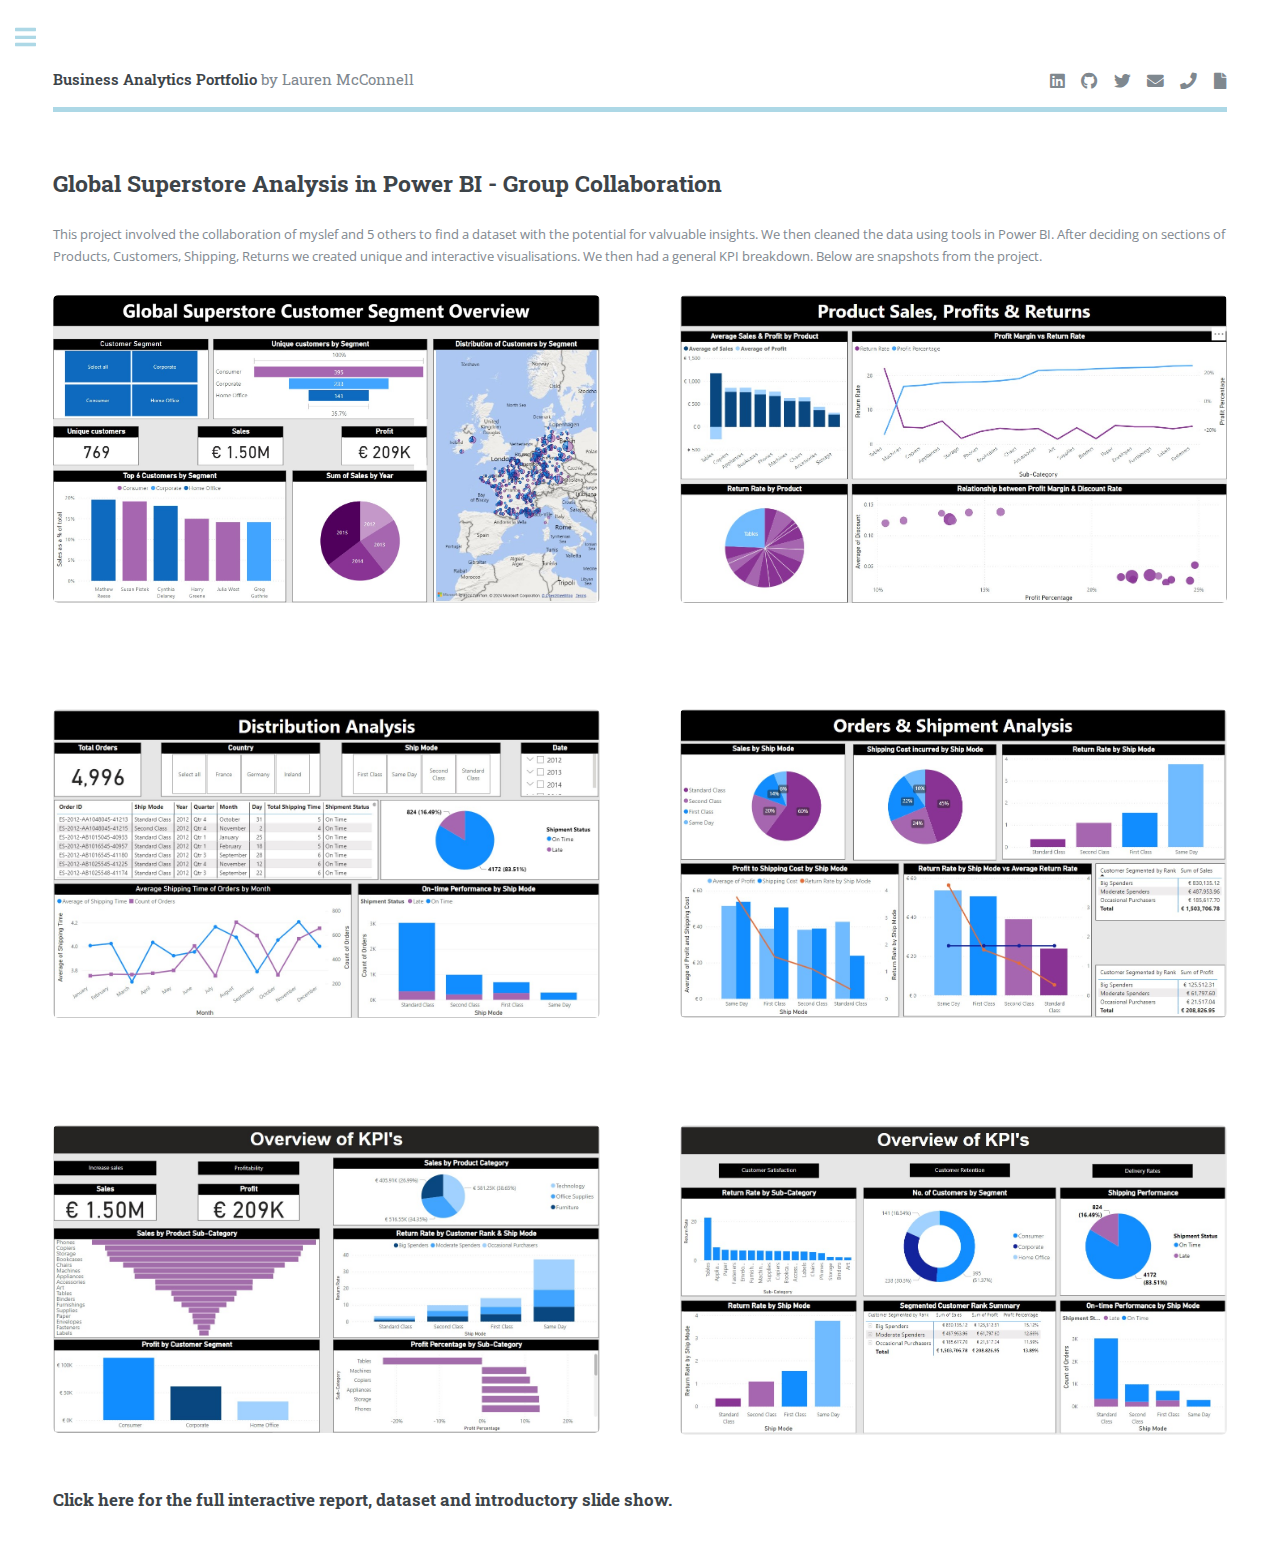
<file: powerbi.html>
<html>
	<head>
		<title>Business Analytics Portfolio by Lauren McConnell</title>
		<meta charset="utf-8" />
		<meta name="viewport" content="width=device-width, initial-scale=1, user-scalable=no" />
		<link rel="stylesheet" href="assets/css/main.css" />
	</head>
	<body class="is-preload">

		<!-- Wrapper -->
			<div id="wrapper">

				<!-- Main -->
					<div id="main">
						<div class="inner">

								<!-- Header -->
								<header id="header">
									<a href="index.html" class="logo"><strong> Business Analytics Portfolio</strong> by Lauren McConnell</a>
									<ul class="icons">
									  	<li><a href="https://www.linkedin.com/in/laurenmccconnell/" class="icon brands fa-linkedin"><span class="label">Linkedin</span></a></li>
									  	<li><a href="https://github.com/laurenmcconnel" class="icon brands fa-github"><span class="label">Github</span></a></li>
										<li><a href="https://twitter.com/laurennmcconnel" class="icon brands fa-twitter"><span class="label">x-Twitter</span></a></li>
										<li><a href='mailto:lauren.mcconnell9@mail.dcu.ie' class="icon solid fa-envelope"> </a></li>
										  
										<li><a href='tel:+353870673957' class="icon solid fa-phone"> </a></li>
										
										<li><a href="LaurenMcConnell_CV.pdf" class="icon solid fa-file" target="_blank"> </a></li>
			
									</ul>
								</header>

							<!-- Content -->
								<section>
									<header class="main">
										<h2>Global Superstore Analysis in Power BI - Group Collaboration</h2>
									</header>

									<p>This project involved the collaboration of myslef and 5 others to find a dataset with the potential for valvuable insights. We then cleaned the data using tools in Power BI. After deciding on sections of Products, Customers, Shipping, Returns we created unique and interactive visualisations. We then had a general KPI breakdown. Below are snapshots from the project. </p>
									
									<div class="posts">
										
										<article>
    <a class="image" href="https://github.com/laurenmcconnel/Group-Collaboration-using-Power-BI"><img src="images/power_bi.jpg"  /></a>
</article>
										
										<article>
    <a class="image" href="https://github.com/laurenmcconnel/Group-Collaboration-using-Power-BI"><img src="images/powerbi3.jpg"/></a>
										</article>
										
										<article>
    <a class="image" href="https://github.com/laurenmcconnel/Group-Collaboration-using-Power-BI"><img src="images/powerbi4.jpg"/></a>
										</article>
										
										<article>
    <a class="image" href="https://github.com/laurenmcconnel/Group-Collaboration-using-Power-BI"><img src="images/powerbi5.jpg"/></a>
										</article>
										
										<article>
    <a class="image" href="https://github.com/laurenmcconnel/Group-Collaboration-using-Power-BI"><img src="images/powerbi6.jpg"/></a>
										</article>
										
										<article>
    <a class="image" href="https://github.com/laurenmcconnel/Group-Collaboration-using-Power-BI"><img src="images/powerbi7.jpg"/></a>
										</article>
										
										
										
	</div>											
						<h3 ><a href="https://github.com/laurenmcconnel/Group-Collaboration-using-Power-BI" > Click here for the full interactive report, dataset and introductory slide show. </a></h3>
										
										
										
								</section>

						</div>
					</div>

								<!-- Sidebar -->
					<div id="sidebar">
						<div class="inner">

							<!-- Menu -->
								<nav id="menu">
									<header class="major">
										<h2>Menu</h2>
									</header>
									<ul>
										<li><a href="index.html">About Me</a></li>
										<li>
											<span class="opener">Portfolio</span>
											<ul>
											  <li><a href="portfolio.html">Portfolio Overview</a></li>
												<li><a href="Data_Clean.html">Job Change Analysis in Python</a></li>
												<li><a href="sql.html">Sales Analysis with SQL</a></li>
												<li><a href="powerbi.html">Global Superstore Analysis in Power BI - Group Collaboration</a></li>
												<li><a href="kcluster.html">Customer Segment Analysis with k-means clustering</a></li>
												<li><a href='tableau.html'>Global COVID-19 Measures Analysis Visualisation in Tableau</a></li>
												
											</ul>
											
										</li>
<li><a href="media.html">Media</a></li>
<li><a href="blog.html">Blog</a></li>
<li><a href="contact.html">Contact</a></li>
<li><a href="more1.html">More about me</a></li>
											</ul>
											</nav>
							<!-- Section Get in touch -->
								<section>
									<header class="major">
										<h2>Contact</h2>
									</header>
									<p>Please feel free to contact me via the methods below.</p>
									<ul class="icons">
									  
									 
										<li><a href='mailto:lauren.mcconnell9@mail.dcu.ie' class="icon solid fa-envelope">  lauren.mcconnell9@mail.dcu.ie </a></li>
										  
										<li><a href='tel:+353870673957' class="icon solid fa-phone">  (087) 067-3957 </a></li>
										
										<li class="icon solid fa-home">  Meath, Ireland </li>
										<br>
										<br>
											<li><a href="https://www.linkedin.com/in/laurenmccconnell/" class="icon brands fa-linkedin"><span class="label">Linkedin</span> </a></li>
									  	<li><a href="https://github.com/laurenmcconnel" class="icon brands fa-github"><span class="label">Github</span> </a></li>
										<li><a href="https://twitter.com/laurennmcconnel" class="icon brands fa-twitter"><span class="label">x-Twitter</span> </a></li>
									</ul>
								</section>

						</div>
					</div>
				</div>
				

		<!-- Scripts -->
			<script src="assets/js/jquery.min.js"></script>
			<script src="assets/js/browser.min.js"></script>
			<script src="assets/js/breakpoints.min.js"></script>
			<script src="assets/js/util.js"></script>
			<script src="assets/js/main.js"></script>

	</body>
</html>
</file>
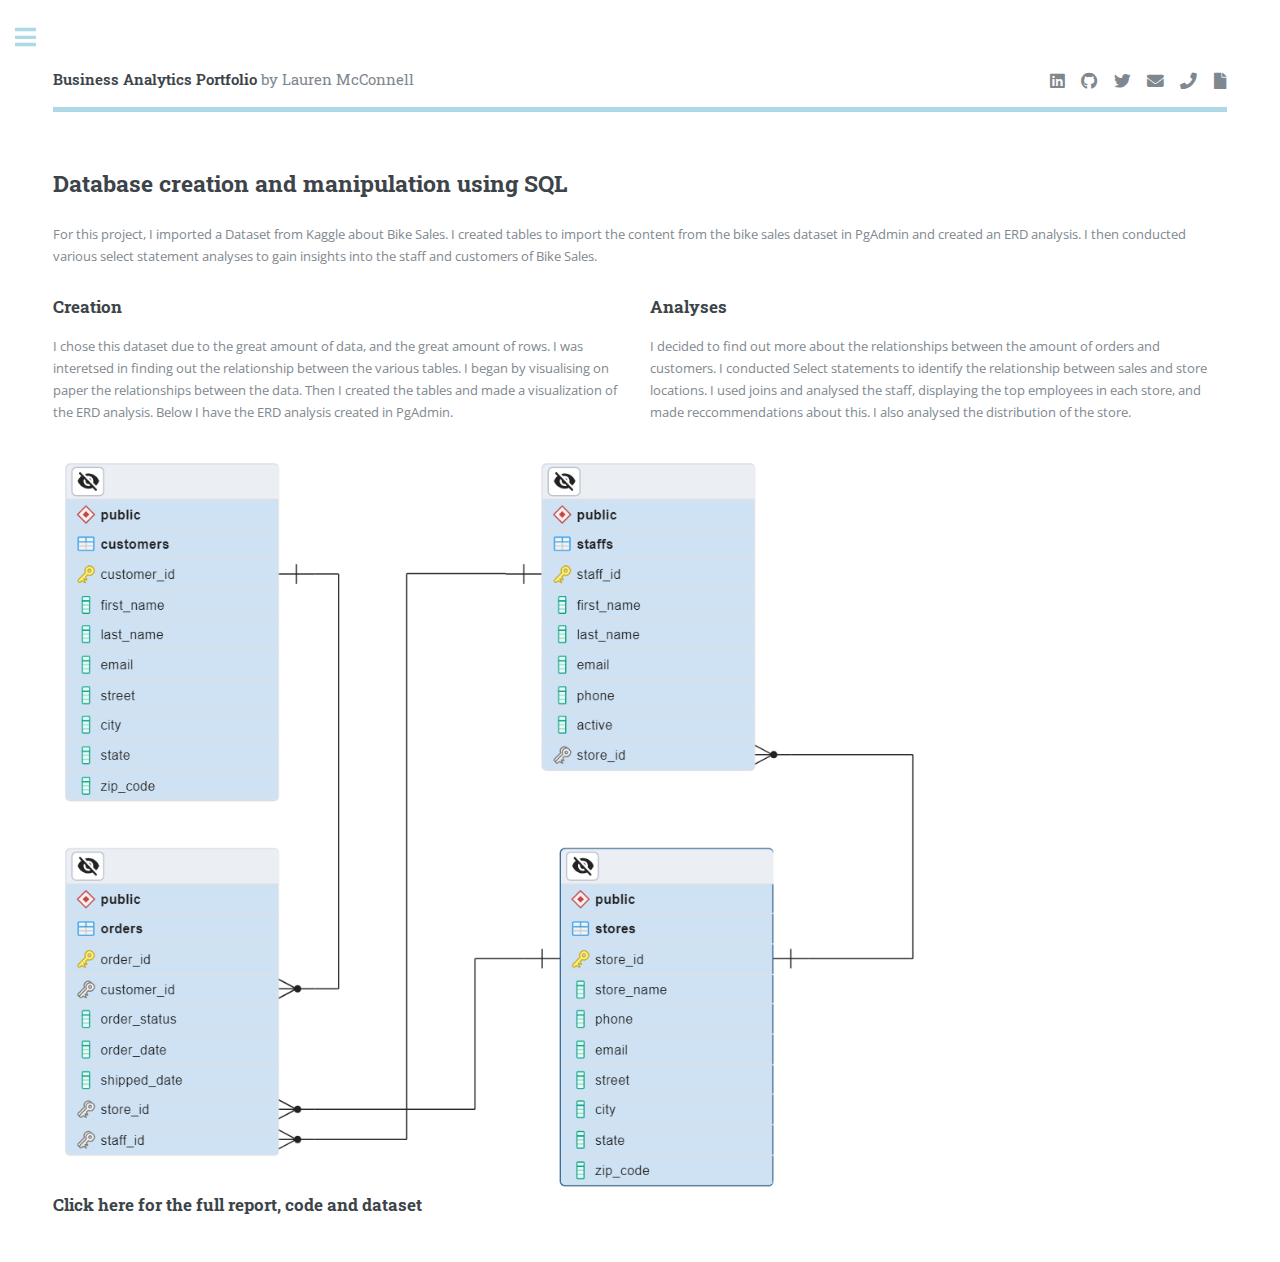
<file: sql.html>
<html>
	<head>
		<title>Business Analytics Portfolio by Lauren McConnell</title>
		<meta charset="utf-8" />
		<meta name="viewport" content="width=device-width, initial-scale=1, user-scalable=no" />
		<link rel="stylesheet" href="assets/css/main.css" />
	</head>
	<body class="is-preload">

		<!-- Wrapper -->
			<div id="wrapper">

				<!-- Main -->
					<div id="main">
						<div class="inner">

								<!-- Header -->
								<header id="header">
									<a href="index.html" class="logo"><strong> Business Analytics Portfolio</strong> by Lauren McConnell</a>
									<ul class="icons">
									  	<li><a href="https://www.linkedin.com/in/laurenmccconnell/" class="icon brands fa-linkedin"><span class="label">Linkedin</span></a></li>
									  	<li><a href="https://github.com/laurenmcconnel" class="icon brands fa-github"><span class="label">Github</span></a></li>
										<li><a href="https://twitter.com/laurennmcconnel" class="icon brands fa-twitter"><span class="label">x-Twitter</span></a></li>
										<li><a href='mailto:lauren.mcconnell9@mail.dcu.ie' class="icon solid fa-envelope"> </a></li>
										  
										<li><a href='tel:+353870673957' class="icon solid fa-phone"> </a></li>
										
										<li><a href="LaurenMcConnell_CV.pdf" class="icon solid fa-file" target="_blank"> </a></li>
			
									</ul>
								</header>

							<!-- Content -->
								<section>
									<header class="main">
										<h2>Database creation and manipulation using SQL</h2>
									</header>

						
									<p>For this project, I imported a Dataset from Kaggle about Bike Sales. I created tables to import the content from the bike sales dataset in PgAdmin and created an ERD analysis. I then conducted various select statement analyses to gain insights into the staff and customers of Bike Sales.</p>
									
										<div class="row">
										<div class="col-6 col-12-small">

									<h3>Creation</h3>
									<p>I chose this dataset due to the great amount of data, and the great amount of rows. I was interetsed in finding out the relationship between the various tables. I began by visualising on paper the relationships between the data. Then I created the tables and made a visualization of the ERD analysis. Below I have the ERD analysis created in PgAdmin.</p>
											</div>
											
											<div class="col-6 col-12-small">
												<h3>Analyses</h3>
											<p>I decided to find out more about the relationships between the amount of orders and customers. I conducted Select statements to identify the relationship between sales and store locations. I used joins and analysed the staff, displaying the top employees in each store, and made reccommendations about this. I also analysed the distribution of the store. </p>	
											</div>
										
										</div>
										<div class='main1'>
										<span class="image main1">
										<img src="images/ERD.png" alt="" />
									</span>
									</div>
								<h3 ><a href="https://github.com/laurenmcconnel/Database-creation-and-manipulation-using-SQL" > Click here for the full report, code and dataset </a></h3>

								</section>

						</div>
					</div>

								<!-- Sidebar -->
					<div id="sidebar">
						<div class="inner">

							<!-- Menu -->
								<nav id="menu">
									<header class="major">
										<h2>Menu</h2>
									</header>
									<ul>
										<li><a href="index.html">About Me</a></li>
										<li>
											<span class="opener">Portfolio</span>
											<ul>
											  <li><a href="portfolio.html">Portfolio Overview</a></li>
												<li><a href="Data_Clean.html">Job Change Analysis in Python</a></li>
												<li><a href="sql.html">Sales Analysis with SQL</a></li>
												<li><a href="powerbi.html">Global Superstore Analysis in Power BI - Group Collaboration</a></li>
												<li><a href="kcluster.html">Customer Segment Analysis with k-means clustering</a></li>
												<li><a href='tableau.html'>Global COVID-19 Measures Analysis Visualisation in Tableau</a></li>
												
											</ul>
										</li>
<li><a href="media.html">Media</a></li>
<li><a href="blog.html">Blog</a></li>
<li><a href="contact.html">Contact</a></li>
<li><a href="more1.html">More about me</a></li>
											
											</nav>
							<!-- Section Get in touch -->
								<section>
									<header class="major">
										<h2>Contact</h2>
									</header>
									<p>Please feel free to contact me via the methods below.</p>
									<ul class="icons">
									  
									 
										<li><a href='mailto:lauren.mcconnell9@mail.dcu.ie' class="icon solid fa-envelope">  lauren.mcconnell9@mail.dcu.ie </a></li>
										  
										<li><a href='tel:+353870673957' class="icon solid fa-phone">  (087) 067-3957 </a></li>
										
										<li class="icon solid fa-home">  Meath, Ireland  </li>
										<br>
										<br>
											<li><a href="https://www.linkedin.com/in/laurenmccconnell/" class="icon brands fa-linkedin"><span class="label">Linkedin</span> </a></li>
									  	<li><a href="https://github.com/laurenmcconnel" class="icon brands fa-github"><span class="label">Github</span> </a></li>
										<li><a href="https://twitter.com/laurennmcconnel" class="icon brands fa-twitter"><span class="label">x-Twitter</span> </a></li>
									</ul>
								</section>

						</div>
					</div>
</div>
		<!-- Scripts -->
			<script src="assets/js/jquery.min.js"></script>
			<script src="assets/js/browser.min.js"></script>
			<script src="assets/js/breakpoints.min.js"></script>
			<script src="assets/js/util.js"></script>
			<script src="assets/js/main.js"></script>

	</body>
</html>
</file>
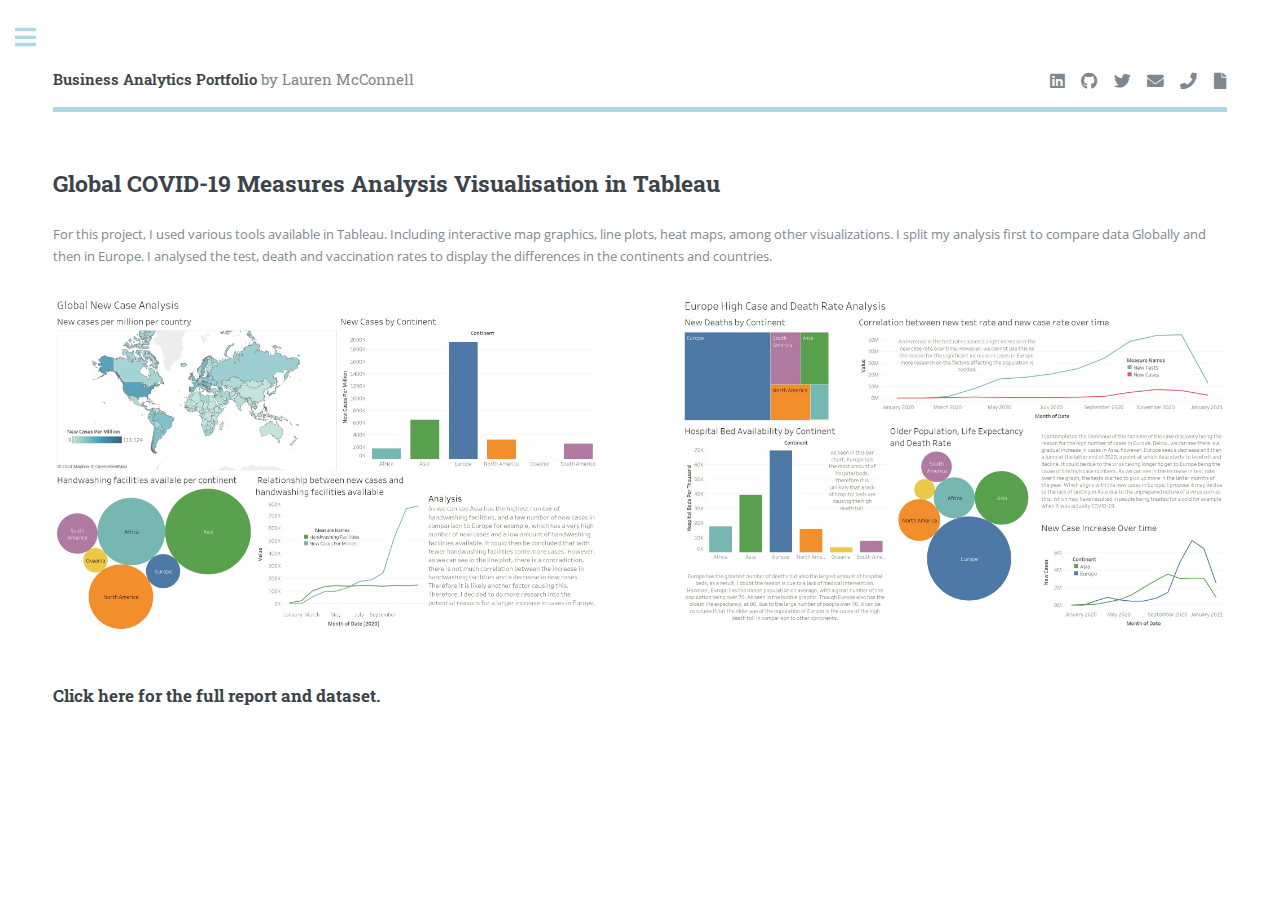
<file: tableau.html>
<html>
	<head>
		<title>Business Analytics Portfolio by Lauren McConnell</title>
		<meta charset="utf-8" />
		<meta name="viewport" content="width=device-width, initial-scale=1, user-scalable=no" />
		<link rel="stylesheet" href="assets/css/main.css" />
	</head>
	<body class="is-preload">

		<!-- Wrapper -->
			<div id="wrapper">

				<!-- Main -->
					<div id="main">
						<div class="inner">

								<!-- Header -->
								<header id="header">
									<a href="index.html" class="logo"><strong> Business Analytics Portfolio</strong> by Lauren McConnell</a>
									<ul class="icons">
									  	<li><a href="https://www.linkedin.com/in/laurenmccconnell/" class="icon brands fa-linkedin"><span class="label">Linkedin</span></a></li>
									  	<li><a href="https://github.com/laurenmcconnel" class="icon brands fa-github"><span class="label">Github</span></a></li>
										<li><a href="https://twitter.com/laurennmcconnel" class="icon brands fa-twitter"><span class="label">x-Twitter</span></a></li>
										<li><a href='mailto:lauren.mcconnell9@mail.dcu.ie' class="icon solid fa-envelope"> </a></li>
										  
										<li><a href='tel:+353870673957' class="icon solid fa-phone"> </a></li>
										
										<li><a href="LaurenMcConnell_CV.pdf" class="icon solid fa-file" target="_blank"> </a></li>
			
									</ul>
								</header>

							<!-- Content -->
								<section>
									<header class="main">
										<h2>Global COVID-19 Measures Analysis Visualisation in Tableau</h2>
									</header>

						
									<p>For this project, I used various tools available in Tableau. Including interactive map graphics, line plots, heat maps, among other visualizations. I split my analysis first to compare data Globally and then in Europe. I analysed the test, death and vaccination rates to display the differences in the continents and countries.   </p>
									
											
								
	<div class = posts>	
	<article>
    <a class="image" href="https://github.com/laurenmcconnel/Global-COVID-19-Measures-Analysis-Visualisation-in-Tableau" ><img src="images/tabl1.jpg"/></a>
										</article>
											<article>
    <a class="image" href="https://github.com/laurenmcconnel/Global-COVID-19-Measures-Analysis-Visualisation-in-Tableau" ><img src="images/tabl.jpg"/></a>
										</article>
  
  </div>

<p>
  
</p>
									
								<h3 ><a href="https://github.com/laurenmcconnel/Global-COVID-19-Measures-Analysis-Visualisation-in-Tableau" > Click here for the full report and dataset. </a></h3>

								</section>

						</div>
					</div>
				
					
					

				<!-- Sidebar -->
					<div id="sidebar">
						<div class="inner">

							<!-- Menu -->
								<nav id="menu">
									<header class="major">
										<h2>Menu</h2>
									</header>
									<ul>
										<li><a href="index.html">About Me</a></li>
										<li>
											<span class="opener">Portfolio</span>
											<ul>
											  <li><a href="portfolio.html">Portfolio Overview</a></li>
												<li><a href="Data_Clean.html">Job Change Analysis in Python</a></li>
												<li><a href="sql.html">Sales Analysis with SQL</a></li>
												<li><a href="powerbi.html">Global Superstore Analysis in Power BI - Group Collaboration</a></li>
												<li><a href="kcluster.html">Customer Segment Analysis with k-means clustering</a></li>
												<li><a href='tableau.html'>Global COVID-19 Measures Analysis Visualisation in Tableau</a></li>
												
											</ul>
										</li>
<li><a href="media.html">Media</a></li>
<li><a href="blog.html">Blog</a></li>
<li><a href="contact.html">Contact</a></li>
<li><a href="more1.html">More about me</a></li>
											</ul>
											</nav>
							<!-- Section Get in touch -->
								<section>
									<header class="major">
										<h2>Contact</h2>
									</header>
									<p>Please feel free to contact me via the methods below.</p>
									<ul class="icons">
									  
									 
										<li><a href='mailto:lauren.mcconnell9@mail.dcu.ie' class="icon solid fa-envelope">  lauren.mcconnell9@mail.dcu.ie </a></li>
										  
										<li><a href='tel:+353870673957' class="icon solid fa-phone">  (087) 067-3957 </a></li>
										
										<li class="icon solid fa-home">  Meath, Ireland  </li>
										<br>
										<br>
											<li><a href="https://www.linkedin.com/in/laurenmccconnell/" class="icon brands fa-linkedin"><span class="label">Linkedin</span> </a></li>
									  	<li><a href="https://github.com/laurenmcconnel" class="icon brands fa-github"><span class="label">Github</span> </a></li>
										<li><a href="https://twitter.com/laurennmcconnel" class="icon brands fa-twitter"><span class="label">x-Twitter</span> </a></li>
									</ul>
								</section>

						</div>
					</div>

			</div>

		<!-- Scripts -->
			<script src="assets/js/jquery.min.js"></script>
			<script src="assets/js/browser.min.js"></script>
			<script src="assets/js/breakpoints.min.js"></script>
			<script src="assets/js/util.js"></script>
			<script src="assets/js/main.js"></script>

	</body>
</html>
</file>
<file: assets/css/main.css>
@import url(fontawesome-all.min.css);
@import url("https://fonts.googleapis.com/css?family=Open+Sans:400,600,400italic,600italic|Roboto+Slab:400,700");

html, body, div, span, applet, object,
iframe, h1, h2, h3, h4, h5, h6, p, blockquote,
pre, a, abbr, acronym, address, big, cite,
code, del, dfn, em, img, ins, kbd, q, s, samp,
small, strike, strong, sub, sup, tt, var, b,
u, i, center, dl, dt, dd, ol, ul, li, fieldset,
form, label, legend, table, caption, tbody,
tfoot, thead, tr, th, td, article, aside,
canvas, details, embed, figure, figcaption,
footer, header, hgroup, menu, nav, output, ruby,
section, summary, time, mark, audio, video {
  margin: 0;
  padding: 0;
  border: 0;
  font-size: 100%;
  font: inherit;
  vertical-align: baseline; }

article, aside, details, figcaption, figure,
footer, header, hgroup, menu, nav, section {
  display: block; }

body {
  line-height: 1; }

ol, ul {
  list-style: none; }

blockquote, q {
  quotes: none; }
  blockquote:before, blockquote:after, q:before, q:after {
    content: '';
    content: none; }

table {
  border-collapse: collapse;
  border-spacing: 0; }

body {
  -webkit-text-size-adjust: none; }

mark {
  background-color: transparent;
  color: inherit; }

input::-moz-focus-inner {
  border: 0;
  padding: 0; }

input, select, textarea {
  -moz-appearance: none;
  -webkit-appearance: none;
  -ms-appearance: none;
  appearance: none; }

/* Basic */
@-ms-viewport {
  width: device-width; }

body {
  -ms-overflow-style: scrollbar; }

@media screen and (max-width: 480px) {
  html, body {
    min-width: 320px; } }

html {
  box-sizing: border-box; }

*, *:before, *:after {
  box-sizing: inherit; }

body {
  background: #ffffff; }
  body.is-preload *, body.is-preload *:before, body.is-preload *:after, body.is-resizing *, body.is-resizing *:before, body.is-resizing *:after {
    -moz-animation: none !important;
    -webkit-animation: none !important;
    -ms-animation: none !important;
    animation: none !important;
    -moz-transition: none !important;
    -webkit-transition: none !important;
    -ms-transition: none !important;
    transition: none !important; }

/* Type */
body, input, select, textarea {
  color: #7f888f;
  font-family: "Open Sans", sans-serif;
  font-size: 13pt;
  font-weight: 400;
  line-height: 1.65; }
  @media screen and (max-width: 1680px) {
    body, input, select, textarea {
      font-size: 11pt; } }
  @media screen and (max-width: 1280px) {
    body, input, select, textarea {
      font-size: 10pt; } }
  @media screen and (max-width: 360px) {
    body, input, select, textarea {
      font-size: 9pt; } }

a {
  -moz-transition: color 0.2s ease-in-out, border-bottom-color 0.2s ease-in-out;
  -webkit-transition: color 0.2s ease-in-out, border-bottom-color 0.2s ease-in-out;
  -ms-transition: color 0.2s ease-in-out, border-bottom-color 0.2s ease-in-out;
  transition: color 0.2s ease-in-out, border-bottom-color 0.2s ease-in-out;
  border-bottom: dotted 1px;
  color: #add8e6;
  text-decoration: none; }
  a:hover {
    border-bottom-color: #add8e6;
    color: #add8e6 !important; }
    a:hover strong {
      color: inherit; }

strong, b {
  color: #3d4449;
  font-weight: 600; }

em, i {
  font-style: italic; }

p {
  margin: 0 0 2em 0; }

h1, h2, h3, h4, h5, h6 {
  color: #3d4449;
  font-family: "Roboto Slab", serif;
  font-weight: 700;
  line-height: 1.5;
  margin: 0 0 1em 0; }
  h1 a, h2 a, h3 a, h4 a, h5 a, h6 a {
    color: inherit;
    text-decoration: none;
    border-bottom: 0; }

h1 {
  font-size: 4em;
  margin: 0 0 0.5em 0;
  line-height: 1.3; }

h2 {
  font-size: 1.75em; }

h3 {
  font-size: 1.25em; }

h4 {
  font-size: 1.1em; }

h5 {
  font-size: 0.9em; }

h6 {
  font-size: 0.7em; }

@media screen and (max-width: 1680px) {
  h1 {
    font-size: 3.5em; } }

@media screen and (max-width: 980px) {
  h1 {
    font-size: 3.25em; } }

@media screen and (max-width: 736px) {
  h1 {
    font-size: 2em;
    line-height: 1.4; }
  h2 {
    font-size: 1.5em; } }

sub {
  font-size: 0.8em;
  position: relative;
  top: 0.5em; }

sup {
  font-size: 0.8em;
  position: relative;
  top: -0.5em; }

blockquote {
  border-left: solid 3px rgba(210, 215, 217, 0.75);
  font-style: italic;
  margin: 0 0 2em 0;
  padding: 0.5em 0 0.5em 2em; }

code {
  background: rgba(230, 235, 237, 0.25);
  border-radius: 0.375em;
  border: solid 1px rgba(210, 215, 217, 0.75);
  font-family: "Courier New", monospace;
  font-size: 0.9em;
  margin: 0 0.25em;
  padding: 0.25em 0.65em; }

pre {
  -webkit-overflow-scrolling: touch;
  font-family: "Courier New", monospace;
  font-size: 0.9em;
  margin: 0 0 2em 0; }
  pre code {
    display: block;
    line-height: 1.75;
    padding: 1em 1.5em;
    overflow-x: auto; }

hr {
  border: 0;
  border-bottom: solid 1px rgba(210, 215, 217, 0.75);
  margin: 2em 0; }
  hr.major {
    margin: 3em 0; }

.align-left {
  text-align: left; }

.align-center {
  text-align: center; }

.align-right {
  text-align: right; }

/* Row */
.row {
  display: flex;
  flex-wrap: wrap;
  box-sizing: border-box;
  align-items: stretch; }
  .row > * {
    box-sizing: border-box; }
  .row.gtr-uniform > * > :last-child {
    margin-bottom: 0; }
  .row.aln-left {
    justify-content: flex-start; }
  .row.aln-center {
    justify-content: center; }
  .row.aln-right {
    justify-content: flex-end; }
  .row.aln-top {
    align-items: flex-start; }
  .row.aln-middle {
    align-items: center; }
  .row.aln-bottom {
    align-items: flex-end; }
  .row > .imp {
    order: -1; }
  .row > .col-1 {
    width: 8.33333%; }
  .row > .off-1 {
    margin-left: 8.33333%; }
  .row > .col-2 {
    width: 16.66667%; }
  .row > .off-2 {
    margin-left: 16.66667%; }
  .row > .col-3 {
    width: 25%; }
  .row > .off-3 {
    margin-left: 25%; }
  .row > .col-4 {
    width: 33.33333%; }
  .row > .off-4 {
    margin-left: 33.33333%; }
  .row > .col-5 {
    width: 41.66667%; }
  .row > .off-5 {
    margin-left: 41.66667%; }
  .row > .col-6 {
    width: 50%; }
  .row > .off-6 {
    margin-left: 50%; }
  .row > .col-7 {
    width: 58.33333%; }
  .row > .off-7 {
    margin-left: 58.33333%; }
  .row > .col-8 {
    width: 66.66667%; }
  .row > .off-8 {
    margin-left: 66.66667%; }
  .row > .col-9 {
    width: 75%; }
  .row > .off-9 {
    margin-left: 75%; }
  .row > .col-10 {
    width: 83.33333%; }
  .row > .off-10 {
    margin-left: 83.33333%; }
  .row > .col-11 {
    width: 91.66667%; }
  .row > .off-11 {
    margin-left: 91.66667%; }
  .row > .col-12 {
    width: 100%; }
  .row > .off-12 {
    margin-left: 100%; }
  .row.gtr-0 {
    margin-top: 0;
    margin-left: 0em; }
    .row.gtr-0 > * {
      padding: 0 0 0 0em; }
    .row.gtr-0.gtr-uniform {
      margin-top: 0em; }
      .row.gtr-0.gtr-uniform > * {
        padding-top: 0em; }
  .row.gtr-25 {
    margin-top: 0;
    margin-left: -0.375em; }
    .row.gtr-25 > * {
      padding: 0 0 0 0.375em; }
    .row.gtr-25.gtr-uniform {
      margin-top: -0.375em; }
      .row.gtr-25.gtr-uniform > * {
        padding-top: 0.375em; }
  .row.gtr-50 {
    margin-top: 0;
    margin-left: -0.75em; }
    .row.gtr-50 > * {
      padding: 0 0 0 0.75em; }
    .row.gtr-50.gtr-uniform {
      margin-top: -0.75em; }
      .row.gtr-50.gtr-uniform > * {
        padding-top: 0.75em; }
  .row {
    margin-top: 0;
    margin-left: -1.5em; }
    .row > * {
      padding: 0 0 0 1.5em; }
    .row.gtr-uniform {
      margin-top: -1.5em; }
      .row.gtr-uniform > * {
        padding-top: 1.5em; }
  .row.gtr-150 {
    margin-top: 0;
    margin-left: -2.25em; }
    .row.gtr-150 > * {
      padding: 0 0 0 2.25em; }
    .row.gtr-150.gtr-uniform {
      margin-top: -2.25em; }
      .row.gtr-150.gtr-uniform > * {
        padding-top: 2.25em; }
  .row.gtr-200 {
    margin-top: 0;
    margin-left: -3em; }
    .row.gtr-200 > * {
      padding: 0 0 0 3em; }
    .row.gtr-200.gtr-uniform {
      margin-top: -3em; }
      .row.gtr-200.gtr-uniform > * {
        padding-top: 3em; }
  @media screen and (max-width: 1680px) {
    .row {
      display: flex;
      flex-wrap: wrap;
      box-sizing: border-box;
      align-items: stretch; }
      .row > * {
        box-sizing: border-box; }
      .row.gtr-uniform > * > :last-child {
        margin-bottom: 0; }
      .row.aln-left {
        justify-content: flex-start; }
      .row.aln-center {
        justify-content: center; }
      .row.aln-right {
        justify-content: flex-end; }
      .row.aln-top {
        align-items: flex-start; }
      .row.aln-middle {
        align-items: center; }
      .row.aln-bottom {
        align-items: flex-end; }
      .row > .imp-xlarge {
        order: -1; }
      .row > .col-1-xlarge {
        width: 8.33333%; }
      .row > .off-1-xlarge {
        margin-left: 8.33333%; }
      .row > .col-2-xlarge {
        width: 16.66667%; }
      .row > .off-2-xlarge {
        margin-left: 16.66667%; }
      .row > .col-3-xlarge {
        width: 25%; }
      .row > .off-3-xlarge {
        margin-left: 25%; }
      .row > .col-4-xlarge {
        width: 33.33333%; }
      .row > .off-4-xlarge {
        margin-left: 33.33333%; }
      .row > .col-5-xlarge {
        width: 41.66667%; }
      .row > .off-5-xlarge {
        margin-left: 41.66667%; }
      .row > .col-6-xlarge {
        width: 50%; }
      .row > .off-6-xlarge {
        margin-left: 50%; }
      .row > .col-7-xlarge {
        width: 58.33333%; }
      .row > .off-7-xlarge {
        margin-left: 58.33333%; }
      .row > .col-8-xlarge {
        width: 66.66667%; }
      .row > .off-8-xlarge {
        margin-left: 66.66667%; }
      .row > .col-9-xlarge {
        width: 75%; }
      .row > .off-9-xlarge {
        margin-left: 75%; }
      .row > .col-10-xlarge {
        width: 83.33333%; }
      .row > .off-10-xlarge {
        margin-left: 83.33333%; }
      .row > .col-11-xlarge {
        width: 91.66667%; }
      .row > .off-11-xlarge {
        margin-left: 91.66667%; }
      .row > .col-12-xlarge {
        width: 100%; }
      .row > .off-12-xlarge {
        margin-left: 100%; }
      .row.gtr-0 {
        margin-top: 0;
        margin-left: 0em; }
        .row.gtr-0 > * {
          padding: 0 0 0 0em; }
        .row.gtr-0.gtr-uniform {
          margin-top: 0em; }
          .row.gtr-0.gtr-uniform > * {
            padding-top: 0em; }
      .row.gtr-25 {
        margin-top: 0;
        margin-left: -0.375em; }
        .row.gtr-25 > * {
          padding: 0 0 0 0.375em; }
        .row.gtr-25.gtr-uniform {
          margin-top: -0.375em; }
          .row.gtr-25.gtr-uniform > * {
            padding-top: 0.375em; }
      .row.gtr-50 {
        margin-top: 0;
        margin-left: -0.75em; }
        .row.gtr-50 > * {
          padding: 0 0 0 0.75em; }
        .row.gtr-50.gtr-uniform {
          margin-top: -0.75em; }
          .row.gtr-50.gtr-uniform > * {
            padding-top: 0.75em; }
      .row {
        margin-top: 0;
        margin-left: -1.5em; }
        .row > * {
          padding: 0 0 0 1.5em; }
        .row.gtr-uniform {
          margin-top: -1.5em; }
          .row.gtr-uniform > * {
            padding-top: 1.5em; }
      .row.gtr-150 {
        margin-top: 0;
        margin-left: -2.25em; }
        .row.gtr-150 > * {
          padding: 0 0 0 2.25em; }
        .row.gtr-150.gtr-uniform {
          margin-top: -2.25em; }
          .row.gtr-150.gtr-uniform > * {
            padding-top: 2.25em; }
      .row.gtr-200 {
        margin-top: 0;
        margin-left: -3em; }
        .row.gtr-200 > * {
          padding: 0 0 0 3em; }
        .row.gtr-200.gtr-uniform {
          margin-top: -3em; }
          .row.gtr-200.gtr-uniform > * {
            padding-top: 3em; } }
  @media screen and (max-width: 1280px) {
    .row {
      display: flex;
      flex-wrap: wrap;
      box-sizing: border-box;
      align-items: stretch; }
      .row > * {
        box-sizing: border-box; }
      .row.gtr-uniform > * > :last-child {
        margin-bottom: 0; }
      .row.aln-left {
        justify-content: flex-start; }
      .row.aln-center {
        justify-content: center; }
      .row.aln-right {
        justify-content: flex-end; }
      .row.aln-top {
        align-items: flex-start; }
      .row.aln-middle {
        align-items: center; }
      .row.aln-bottom {
        align-items: flex-end; }
      .row > .imp-large {
        order: -1; }
      .row > .col-1-large {
        width: 8.33333%; }
      .row > .off-1-large {
        margin-left: 8.33333%; }
      .row > .col-2-large {
        width: 16.66667%; }
      .row > .off-2-large {
        margin-left: 16.66667%; }
      .row > .col-3-large {
        width: 25%; }
      .row > .off-3-large {
        margin-left: 25%; }
      .row > .col-4-large {
        width: 33.33333%; }
      .row > .off-4-large {
        margin-left: 33.33333%; }
      .row > .col-5-large {
        width: 41.66667%; }
      .row > .off-5-large {
        margin-left: 41.66667%; }
      .row > .col-6-large {
        width: 50%; }
      .row > .off-6-large {
        margin-left: 50%; }
      .row > .col-7-large {
        width: 58.33333%; }
      .row > .off-7-large {
        margin-left: 58.33333%; }
      .row > .col-8-large {
        width: 66.66667%; }
      .row > .off-8-large {
        margin-left: 66.66667%; }
      .row > .col-9-large {
        width: 75%; }
      .row > .off-9-large {
        margin-left: 75%; }
      .row > .col-10-large {
        width: 83.33333%; }
      .row > .off-10-large {
        margin-left: 83.33333%; }
      .row > .col-11-large {
        width: 91.66667%; }
      .row > .off-11-large {
        margin-left: 91.66667%; }
      .row > .col-12-large {
        width: 100%; }
      .row > .off-12-large {
        margin-left: 100%; }
      .row.gtr-0 {
        margin-top: 0;
        margin-left: 0em; }
        .row.gtr-0 > * {
          padding: 0 0 0 0em; }
        .row.gtr-0.gtr-uniform {
          margin-top: 0em; }
          .row.gtr-0.gtr-uniform > * {
            padding-top: 0em; }
      .row.gtr-25 {
        margin-top: 0;
        margin-left: -0.375em; }
        .row.gtr-25 > * {
          padding: 0 0 0 0.375em; }
        .row.gtr-25.gtr-uniform {
          margin-top: -0.375em; }
          .row.gtr-25.gtr-uniform > * {
            padding-top: 0.375em; }
      .row.gtr-50 {
        margin-top: 0;
        margin-left: -0.75em; }
        .row.gtr-50 > * {
          padding: 0 0 0 0.75em; }
        .row.gtr-50.gtr-uniform {
          margin-top: -0.75em; }
          .row.gtr-50.gtr-uniform > * {
            padding-top: 0.75em; }
      .row {
        margin-top: 0;
        margin-left: -1.5em; }
        .row > * {
          padding: 0 0 0 1.5em; }
        .row.gtr-uniform {
          margin-top: -1.5em; }
          .row.gtr-uniform > * {
            padding-top: 1.5em; }
      .row.gtr-150 {
        margin-top: 0;
        margin-left: -2.25em; }
        .row.gtr-150 > * {
          padding: 0 0 0 2.25em; }
        .row.gtr-150.gtr-uniform {
          margin-top: -2.25em; }
          .row.gtr-150.gtr-uniform > * {
            padding-top: 2.25em; }
      .row.gtr-200 {
        margin-top: 0;
        margin-left: -3em; }
        .row.gtr-200 > * {
          padding: 0 0 0 3em; }
        .row.gtr-200.gtr-uniform {
          margin-top: -3em; }
          .row.gtr-200.gtr-uniform > * {
            padding-top: 3em; } }
  @media screen and (max-width: 980px) {
    .row {
      display: flex;
      flex-wrap: wrap;
      box-sizing: border-box;
      align-items: stretch; }
      .row > * {
        box-sizing: border-box; }
      .row.gtr-uniform > * > :last-child {
        margin-bottom: 0; }
      .row.aln-left {
        justify-content: flex-start; }
      .row.aln-center {
        justify-content: center; }
      .row.aln-right {
        justify-content: flex-end; }
      .row.aln-top {
        align-items: flex-start; }
      .row.aln-middle {
        align-items: center; }
      .row.aln-bottom {
        align-items: flex-end; }
      .row > .imp-medium {
        order: -1; }
      .row > .col-1-medium {
        width: 8.33333%; }
      .row > .off-1-medium {
        margin-left: 8.33333%; }
      .row > .col-2-medium {
        width: 16.66667%; }
      .row > .off-2-medium {
        margin-left: 16.66667%; }
      .row > .col-3-medium {
        width: 25%; }
      .row > .off-3-medium {
        margin-left: 25%; }
      .row > .col-4-medium {
        width: 33.33333%; }
      .row > .off-4-medium {
        margin-left: 33.33333%; }
      .row > .col-5-medium {
        width: 41.66667%; }
      .row > .off-5-medium {
        margin-left: 41.66667%; }
      .row > .col-6-medium {
        width: 50%; }
      .row > .off-6-medium {
        margin-left: 50%; }
      .row > .col-7-medium {
        width: 58.33333%; }
      .row > .off-7-medium {
        margin-left: 58.33333%; }
      .row > .col-8-medium {
        width: 66.66667%; }
      .row > .off-8-medium {
        margin-left: 66.66667%; }
      .row > .col-9-medium {
        width: 75%; }
      .row > .off-9-medium {
        margin-left: 75%; }
      .row > .col-10-medium {
        width: 83.33333%; }
      .row > .off-10-medium {
        margin-left: 83.33333%; }
      .row > .col-11-medium {
        width: 91.66667%; }
      .row > .off-11-medium {
        margin-left: 91.66667%; }
      .row > .col-12-medium {
        width: 100%; }
      .row > .off-12-medium {
        margin-left: 100%; }
      .row.gtr-0 {
        margin-top: 0;
        margin-left: 0em; }
        .row.gtr-0 > * {
          padding: 0 0 0 0em; }
        .row.gtr-0.gtr-uniform {
          margin-top: 0em; }
          .row.gtr-0.gtr-uniform > * {
            padding-top: 0em; }
      .row.gtr-25 {
        margin-top: 0;
        margin-left: -0.375em; }
        .row.gtr-25 > * {
          padding: 0 0 0 0.375em; }
        .row.gtr-25.gtr-uniform {
          margin-top: -0.375em; }
          .row.gtr-25.gtr-uniform > * {
            padding-top: 0.375em; }
      .row.gtr-50 {
        margin-top: 0;
        margin-left: -0.75em; }
        .row.gtr-50 > * {
          padding: 0 0 0 0.75em; }
        .row.gtr-50.gtr-uniform {
          margin-top: -0.75em; }
          .row.gtr-50.gtr-uniform > * {
            padding-top: 0.75em; }
      .row {
        margin-top: 0;
        margin-left: -1.5em; }
        .row > * {
          padding: 0 0 0 1.5em; }
        .row.gtr-uniform {
          margin-top: -1.5em; }
          .row.gtr-uniform > * {
            padding-top: 1.5em; }
      .row.gtr-150 {
        margin-top: 0;
        margin-left: -2.25em; }
        .row.gtr-150 > * {
          padding: 0 0 0 2.25em; }
        .row.gtr-150.gtr-uniform {
          margin-top: -2.25em; }
          .row.gtr-150.gtr-uniform > * {
            padding-top: 2.25em; }
      .row.gtr-200 {
        margin-top: 0;
        margin-left: -3em; }
        .row.gtr-200 > * {
          padding: 0 0 0 3em; }
        .row.gtr-200.gtr-uniform {
          margin-top: -3em; }
          .row.gtr-200.gtr-uniform > * {
            padding-top: 3em; } }
  @media screen and (max-width: 736px) {
    .row {
      display: flex;
      flex-wrap: wrap;
      box-sizing: border-box;
      align-items: stretch; }
      .row > * {
        box-sizing: border-box; }
      .row.gtr-uniform > * > :last-child {
        margin-bottom: 0; }
      .row.aln-left {
        justify-content: flex-start; }
      .row.aln-center {
        justify-content: center; }
      .row.aln-right {
        justify-content: flex-end; }
      .row.aln-top {
        align-items: flex-start; }
      .row.aln-middle {
        align-items: center; }
      .row.aln-bottom {
        align-items: flex-end; }
      .row > .imp-small {
        order: -1; }
      .row > .col-1-small {
        width: 8.33333%; }
      .row > .off-1-small {
        margin-left: 8.33333%; }
      .row > .col-2-small {
        width: 16.66667%; }
      .row > .off-2-small {
        margin-left: 16.66667%; }
      .row > .col-3-small {
        width: 25%; }
      .row > .off-3-small {
        margin-left: 25%; }
      .row > .col-4-small {
        width: 33.33333%; }
      .row > .off-4-small {
        margin-left: 33.33333%; }
      .row > .col-5-small {
        width: 41.66667%; }
      .row > .off-5-small {
        margin-left: 41.66667%; }
      .row > .col-6-small {
        width: 50%; }
      .row > .off-6-small {
        margin-left: 50%; }
      .row > .col-7-small {
        width: 58.33333%; }
      .row > .off-7-small {
        margin-left: 58.33333%; }
      .row > .col-8-small {
        width: 66.66667%; }
      .row > .off-8-small {
        margin-left: 66.66667%; }
      .row > .col-9-small {
        width: 75%; }
      .row > .off-9-small {
        margin-left: 75%; }
      .row > .col-10-small {
        width: 83.33333%; }
      .row > .off-10-small {
        margin-left: 83.33333%; }
      .row > .col-11-small {
        width: 91.66667%; }
      .row > .off-11-small {
        margin-left: 91.66667%; }
      .row > .col-12-small {
        width: 100%; }
      .row > .off-12-small {
        margin-left: 100%; }
      .row.gtr-0 {
        margin-top: 0;
        margin-left: 0em; }
        .row.gtr-0 > * {
          padding: 0 0 0 0em; }
        .row.gtr-0.gtr-uniform {
          margin-top: 0em; }
          .row.gtr-0.gtr-uniform > * {
            padding-top: 0em; }
      .row.gtr-25 {
        margin-top: 0;
        margin-left: -0.375em; }
        .row.gtr-25 > * {
          padding: 0 0 0 0.375em; }
        .row.gtr-25.gtr-uniform {
          margin-top: -0.375em; }
          .row.gtr-25.gtr-uniform > * {
            padding-top: 0.375em; }
      .row.gtr-50 {
        margin-top: 0;
        margin-left: -0.75em; }
        .row.gtr-50 > * {
          padding: 0 0 0 0.75em; }
        .row.gtr-50.gtr-uniform {
          margin-top: -0.75em; }
          .row.gtr-50.gtr-uniform > * {
            padding-top: 0.75em; }
      .row {
        margin-top: 0;
        margin-left: -1.5em; }
        .row > * {
          padding: 0 0 0 1.5em; }
        .row.gtr-uniform {
          margin-top: -1.5em; }
          .row.gtr-uniform > * {
            padding-top: 1.5em; }
      .row.gtr-150 {
        margin-top: 0;
        margin-left: -2.25em; }
        .row.gtr-150 > * {
          padding: 0 0 0 2.25em; }
        .row.gtr-150.gtr-uniform {
          margin-top: -2.25em; }
          .row.gtr-150.gtr-uniform > * {
            padding-top: 2.25em; }
      .row.gtr-200 {
        margin-top: 0;
        margin-left: -3em; }
        .row.gtr-200 > * {
          padding: 0 0 0 3em; }
        .row.gtr-200.gtr-uniform {
          margin-top: -3em; }
          .row.gtr-200.gtr-uniform > * {
            padding-top: 3em; } }
  @media screen and (max-width: 480px) {
    .row {
      display: flex;
      flex-wrap: wrap;
      box-sizing: border-box;
      align-items: stretch; }
      .row > * {
        box-sizing: border-box; }
      .row.gtr-uniform > * > :last-child {
        margin-bottom: 0; }
      .row.aln-left {
        justify-content: flex-start; }
      .row.aln-center {
        justify-content: center; }
      .row.aln-right {
        justify-content: flex-end; }
      .row.aln-top {
        align-items: flex-start; }
      .row.aln-middle {
        align-items: center; }
      .row.aln-bottom {
        align-items: flex-end; }
      .row > .imp-xsmall {
        order: -1; }
      .row > .col-1-xsmall {
        width: 8.33333%; }
      .row > .off-1-xsmall {
        margin-left: 8.33333%; }
      .row > .col-2-xsmall {
        width: 16.66667%; }
      .row > .off-2-xsmall {
        margin-left: 16.66667%; }
      .row > .col-3-xsmall {
        width: 25%; }
      .row > .off-3-xsmall {
        margin-left: 25%; }
      .row > .col-4-xsmall {
        width: 33.33333%; }
      .row > .off-4-xsmall {
        margin-left: 33.33333%; }
      .row > .col-5-xsmall {
        width: 41.66667%; }
      .row > .off-5-xsmall {
        margin-left: 41.66667%; }
      .row > .col-6-xsmall {
        width: 50%; }
      .row > .off-6-xsmall {
        margin-left: 50%; }
      .row > .col-7-xsmall {
        width: 58.33333%; }
      .row > .off-7-xsmall {
        margin-left: 58.33333%; }
      .row > .col-8-xsmall {
        width: 66.66667%; }
      .row > .off-8-xsmall {
        margin-left: 66.66667%; }
      .row > .col-9-xsmall {
        width: 75%; }
      .row > .off-9-xsmall {
        margin-left: 75%; }
      .row > .col-10-xsmall {
        width: 83.33333%; }
      .row > .off-10-xsmall {
        margin-left: 83.33333%; }
      .row > .col-11-xsmall {
        width: 91.66667%; }
      .row > .off-11-xsmall {
        margin-left: 91.66667%; }
      .row > .col-12-xsmall {
        width: 100%; }
      .row > .off-12-xsmall {
        margin-left: 100%; }
      .row.gtr-0 {
        margin-top: 0;
        margin-left: 0em; }
        .row.gtr-0 > * {
          padding: 0 0 0 0em; }
        .row.gtr-0.gtr-uniform {
          margin-top: 0em; }
          .row.gtr-0.gtr-uniform > * {
            padding-top: 0em; }
      .row.gtr-25 {
        margin-top: 0;
        margin-left: -0.375em; }
        .row.gtr-25 > * {
          padding: 0 0 0 0.375em; }
        .row.gtr-25.gtr-uniform {
          margin-top: -0.375em; }
          .row.gtr-25.gtr-uniform > * {
            padding-top: 0.375em; }
      .row.gtr-50 {
        margin-top: 0;
        margin-left: -0.75em; }
        .row.gtr-50 > * {
          padding: 0 0 0 0.75em; }
        .row.gtr-50.gtr-uniform {
          margin-top: -0.75em; }
          .row.gtr-50.gtr-uniform > * {
            padding-top: 0.75em; }
      .row {
        margin-top: 0;
        margin-left: -1.5em; }
        .row > * {
          padding: 0 0 0 1.5em; }
        .row.gtr-uniform {
          margin-top: -1.5em; }
          .row.gtr-uniform > * {
            padding-top: 1.5em; }
      .row.gtr-150 {
        margin-top: 0;
        margin-left: -2.25em; }
        .row.gtr-150 > * {
          padding: 0 0 0 2.25em; }
        .row.gtr-150.gtr-uniform {
          margin-top: -2.25em; }
          .row.gtr-150.gtr-uniform > * {
            padding-top: 2.25em; }
      .row.gtr-200 {
        margin-top: 0;
        margin-left: -3em; }
        .row.gtr-200 > * {
          padding: 0 0 0 3em; }
        .row.gtr-200.gtr-uniform {
          margin-top: -3em; }
          .row.gtr-200.gtr-uniform > * {
            padding-top: 3em; } }

/* Section/Article */
section.special, article.special {
  text-align: center; }

header p {
  font-family: "Roboto Slab", serif;
  font-size: 1em;
  font-weight: 400;
  letter-spacing: 0.075em;
  margin-top: -0.5em;
  text-transform: uppercase; }

header.major > :last-child {
  border-bottom: solid 3px #add8e6;
  display: inline-block;
  margin: 0 0 2em 0;
  padding: 0 0.75em 0.5em 0; }

header.main > :last-child {
  margin: 0 0 1em 0; }

/* Form */
form {
  margin: 0 0 2em 0; }

label {
  color: #3d4449;
  display: block;
  font-size: 0.9em;
  font-weight: 600;
  margin: 0 0 1em 0; }

input[type="text"],
input[type="password"],
input[type="email"],
input[type="tel"],
input[type="search"],
input[type="url"],
select,
textarea {
  -moz-appearance: none;
  -webkit-appearance: none;
  -ms-appearance: none;
  appearance: none;
  background: #ffffff;
  border-radius: 0.375em;
  border: none;
  border: solid 1px rgba(210, 215, 217, 0.75);
  color: inherit;
  display: block;
  outline: 0;
  padding: 0 1em;
  text-decoration: none;
  width: 100%; }
  input[type="text"]:invalid,
  input[type="password"]:invalid,
  input[type="email"]:invalid,
  input[type="tel"]:invalid,
  input[type="search"]:invalid,
  input[type="url"]:invalid,
  select:invalid,
  textarea:invalid {
    box-shadow: none; }
  input[type="text"]:focus,
  input[type="password"]:focus,
  input[type="email"]:focus,
  input[type="tel"]:focus,
  input[type="search"]:focus,
  input[type="url"]:focus,
  select:focus,
  textarea:focus {
    border-color: #add8e6;
    box-shadow: 0 0 0 1px #add8e6; }

select {
  background-image: url("data:image/svg+xml;charset=utf8,%3Csvg xmlns='http://www.w3.org/2000/svg' width='40' height='40' preserveAspectRatio='none' viewBox='0 0 40 40'%3E%3Cpath d='M9.4,12.3l10.4,10.4l10.4-10.4c0.2-0.2,0.5-0.4,0.9-0.4c0.3,0,0.6,0.1,0.9,0.4l3.3,3.3c0.2,0.2,0.4,0.5,0.4,0.9 c0,0.4-0.1,0.6-0.4,0.9L20.7,31.9c-0.2,0.2-0.5,0.4-0.9,0.4c-0.3,0-0.6-0.1-0.9-0.4L4.3,17.3c-0.2-0.2-0.4-0.5-0.4-0.9 c0-0.4,0.1-0.6,0.4-0.9l3.3-3.3c0.2-0.2,0.5-0.4,0.9-0.4S9.1,12.1,9.4,12.3z' fill='rgba(210, 215, 217, 0.75)' /%3E%3C/svg%3E");
  background-size: 1.25em;
  background-repeat: no-repeat;
  background-position: calc(100% - 1em) center;
  height: 2.75em;
  padding-right: 2.75em;
  text-overflow: ellipsis; }
  select option {
    color: #3d4449;
    background: #ffffff; }
  select:focus::-ms-value {
    background-color: transparent; }
  select::-ms-expand {
    display: none; }

input[type="text"],
input[type="password"],
input[type="email"],
input[type="tel"],
input[type="search"],
input[type="url"],
select {
  height: 2.75em; }

textarea {
  padding: 0.75em 1em; }

input[type="checkbox"],
input[type="radio"] {
  -moz-appearance: none;
  -webkit-appearance: none;
  -ms-appearance: none;
  appearance: none;
  display: block;
  float: left;
  margin-right: -2em;
  opacity: 0;
  width: 1em;
  z-index: -1; }
  input[type="checkbox"] + label,
  input[type="radio"] + label {
    text-decoration: none;
    color: #7f888f;
    cursor: pointer;
    display: inline-block;
    font-size: 1em;
    font-weight: 400;
    padding-left: 2.4em;
    padding-right: 0.75em;
    position: relative; }
    input[type="checkbox"] + label:before,
    input[type="radio"] + label:before {
      -moz-osx-font-smoothing: grayscale;
      -webkit-font-smoothing: antialiased;
      display: inline-block;
      font-style: normal;
      font-variant: normal;
      text-rendering: auto;
      line-height: 1;
      text-transform: none !important;
      font-family: 'Font Awesome 5 Free';
      font-weight: 900; }
    input[type="checkbox"] + label:before,
    input[type="radio"] + label:before {
      background: #ffffff;
      border-radius: 0.375em;
      border: solid 1px rgba(210, 215, 217, 0.75);
      content: '';
      display: inline-block;
      font-size: 0.8em;
      height: 2.0625em;
      left: 0;
      line-height: 2.0625em;
      position: absolute;
      text-align: center;
      top: 0;
      width: 2.0625em; }
  input[type="checkbox"]:checked + label:before,
  input[type="radio"]:checked + label:before {
    background: #3d4449;
    border-color: #3d4449;
    color: #ffffff;
    content: '\f00c'; }
  input[type="checkbox"]:focus + label:before,
  input[type="radio"]:focus + label:before {
    border-color: #add8e6;
    box-shadow: 0 0 0 1px #add8e6; }

input[type="checkbox"] + label:before {
  border-radius: 0.375em; }

input[type="radio"] + label:before {
  border-radius: 100%; }

::-webkit-input-placeholder {
  color: #9fa3a6 !important;
  opacity: 1.0; }

:-moz-placeholder {
  color: #9fa3a6 !important;
  opacity: 1.0; }

::-moz-placeholder {
  color: #9fa3a6 !important;
  opacity: 1.0; }

:-ms-input-placeholder {
  color: #9fa3a6 !important;
  opacity: 1.0; }

/* Box */
.box {
  border-radius: 0.375em;
  border: solid 1px rgba(210, 215, 217, 0.75);
  margin-bottom: 2em;
  padding: 1.5em; }
  .box > :last-child,
  .box > :last-child > :last-child,
  .box > :last-child > :last-child > :last-child {
    margin-bottom: 0; }
  .box.alt {
    border: 0;
    border-radius: 0;
    padding: 0; }

/* Icon */
.icon {
  text-decoration: none;
  border-bottom: none;
  position: relative; }
  .icon:before {
    -moz-osx-font-smoothing: grayscale;
    -webkit-font-smoothing: antialiased;
    display: inline-block;
    font-style: normal;
    font-variant: normal;
    text-rendering: auto;
    line-height: 1;
    text-transform: none !important;
    font-family: 'Font Awesome 5 Free';
    font-weight: 400; }
  .icon > .label {
    display: none; }
  .icon:before {
    line-height: inherit; }
  .icon.solid:before {
    font-weight: 900; }
  .icon.brands:before {
    font-family: 'Font Awesome 5 Brands'; }

/* Image */
.image {
  border-radius: 0.375em;
  border: 0;
  display: inline-block;
  position: relative; }
  .image img {
    border-radius: 0.375em;
    display: block; }
  .image.left, .image.right {
    max-width: 40%; }
    .image.left img, .image.right img {
      width: 100%; }
  .image.left {
    float: left;
    padding: 0 1.5em 1em 0;
    top: 0.25em; }
  .image.right {
    float: right;
    padding: 0 0 1em 1.5em;
    top: 0.25em; }
  .image.fit {
    display: block;
    margin: 0 0 2em 0;
    width: 100%; }
    .image.fit img {
      width: 100%; }
  .image.main {
    display: block;
    margin: 0 0 3em 0;
    width: 100%; }
    .image.main img {
      width: 100%; }
  .image.main1 {
    display: block;
    margin: 0 0 2em 0
    width: 75%; }
    .image.main1 img {
      width: 75%; }

a.image {
  overflow: hidden; }
  a.image img {
    -moz-transition: -moz-transform 0.2s ease;
    -webkit-transition: -webkit-transform 0.2s ease;
    -ms-transition: -ms-transform 0.2s ease;
    transition: transform 0.2s ease; }
  a.image:hover img {
    -moz-transform: scale(1.075);
    -webkit-transform: scale(1.075);
    -ms-transform: scale(1.075);
    transform: scale(1.075); }

/* List */
ol {
  list-style: decimal;
  margin: 0 0 2em 0;
  padding-left: 1.25em; }
  ol li {
    padding-left: 0.25em; }

ul {
  list-style: disc;
  margin: 0 0 2em 0;
  padding-left: 1em; }
  ul li {
    padding-left: 0.5em; }
  ul.alt {
    list-style: none;
    padding-left: 0; }
    ul.alt li {
      border-top: solid 1px rgba(210, 215, 217, 0.75);
      padding: 0.5em 0; }
      ul.alt li:first-child {
        border-top: 0;
        padding-top: 0; }

dl {
  margin: 0 0 2em 0; }
  dl dt {
    display: block;
    font-weight: 600;
    margin: 0 0 1em 0; }
  dl dd {
    margin-left: 2em; }

/* Actions */
ul.actions {
  display: -moz-flex;
  display: -webkit-flex;
  display: -ms-flex;
  display: flex;
  cursor: default;
  list-style: none;
  margin-left: -1em;
  padding-left: 0; }
  ul.actions li {
    padding: 0 0 0 1em;
    vertical-align: middle; }
  ul.actions.special {
    -moz-justify-content: center;
    -webkit-justify-content: center;
    -ms-justify-content: center;
    justify-content: center;
    width: 100%;
    margin-left: 0; }
    ul.actions.special li:first-child {
      padding-left: 0; }
  ul.actions.stacked {
    -moz-flex-direction: column;
    -webkit-flex-direction: column;
    -ms-flex-direction: column;
    flex-direction: column;
    margin-left: 0; }
    ul.actions.stacked li {
      padding: 1.3em 0 0 0; }
      ul.actions.stacked li:first-child {
        padding-top: 0; }
  ul.actions.fit {
    width: calc(100% + 1em); }
    ul.actions.fit li {
      -moz-flex-grow: 1;
      -webkit-flex-grow: 1;
      -ms-flex-grow: 1;
      flex-grow: 1;
      -moz-flex-shrink: 1;
      -webkit-flex-shrink: 1;
      -ms-flex-shrink: 1;
      flex-shrink: 1;
      width: 100%; }
      ul.actions.fit li > * {
        width: 100%; }
    ul.actions.fit.stacked {
      width: 100%; }

/* Icons */
ul.icons {
  cursor: default;
  list-style: none;
  padding-left: 0; }
  ul.icons li {
    display: inline-block;
    padding: 0 1em 0 0; }
    ul.icons li:last-child {
      padding-right: 0; }
    ul.icons li .icon {
      color: inherit; }
      ul.icons li .icon:before {
        font-size: 1.25em; }

/* Contact */
ul.contact {
  list-style: none;
  padding: 0; }
  ul.contact li {
    text-decoration: none;
    border-top: solid 1px rgba(210, 215, 217, 0.75);
    margin: 1.5em 0 0 0;
    padding: 1.5em 0 0 3em;
    position: relative; }
    ul.contact li:before {
      -moz-osx-font-smoothing: grayscale;
      -webkit-font-smoothing: antialiased;
      display: inline-block;
      font-style: normal;
      font-variant: normal;
      text-rendering: auto;
      line-height: 1;
      text-transform: none !important;
      font-family: 'Font Awesome 5 Free';
      font-weight: 400; }
    ul.contact li:before {
      color: #add8e6;
      display: inline-block;
      font-size: 1.5em;
      height: 1.125em;
      left: 0;
      line-height: 1.125em;
      position: absolute;
      text-align: center;
      top: 1em;
      width: 1.5em; }
    ul.contact li:first-child {
      border-top: 0;
      margin-top: 0;
      padding-top: 0; }
      ul.contact li:first-child:before {
        top: 0; }
    ul.contact li a {
      color: inherit; }

/* Pagination */
ul.pagination {
  cursor: default;
  list-style: none;
  padding-left: 0; }
  ul.pagination li {
    display: inline-block;
    padding-left: 0;
    vertical-align: middle; }
    ul.pagination li > .page {
      -moz-transition: background-color 0.2s ease-in-out, color 0.2s ease-in-out;
      -webkit-transition: background-color 0.2s ease-in-out, color 0.2s ease-in-out;
      -ms-transition: background-color 0.2s ease-in-out, color 0.2s ease-in-out;
      transition: background-color 0.2s ease-in-out, color 0.2s ease-in-out;
      border-bottom: 0;
      border-radius: 0.375em;
      display: inline-block;
      font-size: 0.8em;
      font-weight: 600;
      height: 2em;
      line-height: 2em;
      margin: 0 0.125em;
      min-width: 2em;
      padding: 0 0.5em;
      text-align: center; }
      ul.pagination li > .page.active {
        background-color: #add8e6;
        color: #ffffff !important; }
        ul.pagination li > .page.active:hover {
          background-color: #add8e6; }
        ul.pagination li > .page.active:active {
          background-color: #add8e6; }
    ul.pagination li:first-child {
      padding-right: 0.75em; }
    ul.pagination li:last-child {
      padding-left: 0.75em; }
  @media screen and (max-width: 480px) {
    ul.pagination li:nth-child(n+2):nth-last-child(n+2) {
      display: none; }
    ul.pagination li:first-child {
      padding-right: 0; } }

/* Table */
.table-wrapper {
  -webkit-overflow-scrolling: touch;
  overflow-x: auto; }

table {
  margin: 0 0 2em 0;
  width: 100%; }
  table tbody tr {
    border: solid 1px rgba(210, 215, 217, 0.75);
    border-left: 0;
    border-right: 0; }
    table tbody tr:nth-child(2n + 1) {
      background-color: rgba(230, 235, 237, 0.25); }
  table td {
    padding: 0.75em 0.75em; }
  table th {
    color: #3d4449;
    font-size: 0.9em;
    font-weight: 600;
    padding: 0 0.75em 0.75em 0.75em;
    text-align: left; }
  table thead {
    border-bottom: solid 2px rgba(210, 215, 217, 0.75); }
  table tfoot {
    border-top: solid 2px rgba(210, 215, 217, 0.75); }
  table.alt {
    border-collapse: separate; }
    table.alt tbody tr td {
      border: solid 1px rgba(210, 215, 217, 0.75);
      border-left-width: 0;
      border-top-width: 0; }
      table.alt tbody tr td:first-child {
        border-left-width: 1px; }
    table.alt tbody tr:first-child td {
      border-top-width: 1px; }
    table.alt thead {
      border-bottom: 0; }
    table.alt tfoot {
      border-top: 0; }

/* Button */
input[type="submit"],
input[type="reset"],
input[type="button"],
button,
.button {
  -moz-appearance: none;
  -webkit-appearance: none;
  -ms-appearance: none;
  appearance: none;
  -moz-transition: background-color 0.2s ease-in-out, color 0.2s ease-in-out;
  -webkit-transition: background-color 0.2s ease-in-out, color 0.2s ease-in-out;
  -ms-transition: background-color 0.2s ease-in-out, color 0.2s ease-in-out;
  transition: background-color 0.2s ease-in-out, color 0.2s ease-in-out;
  background-color: transparent;
  border-radius: 0.375em;
  border: 0;
  box-shadow: inset 0 0 0 2px #add8e6;
  color: #add8e6 !important;
  cursor: pointer;
  display: inline-block;
  font-family: "Roboto Slab", serif;
  font-size: 0.8em;
  font-weight: 700;
  height: 3.5em;
  letter-spacing: 0.075em;
  line-height: 3.5em;
  padding: 0 2.25em;
  text-align: center;
  text-decoration: none;
  text-transform: uppercase;
  white-space: nowrap; }
  input[type="submit"]:hover,
  input[type="reset"]:hover,
  input[type="button"]:hover,
  button:hover,
  .button:hover {
    background-color: rgba(245, 106, 106, 0.05); }
  input[type="submit"]:active,
  input[type="reset"]:active,
  input[type="button"]:active,
  button:active,
  .button:active {
    background-color: rgba(245, 106, 106, 0.15); }
  input[type="submit"].icon:before,
  input[type="reset"].icon:before,
  input[type="button"].icon:before,
  button.icon:before,
  .button.icon:before {
    margin-right: 0.5em; }
  input[type="submit"].fit,
  input[type="reset"].fit,
  input[type="button"].fit,
  button.fit,
  .button.fit {
    width: 100%; }
  input[type="submit"].small,
  input[type="reset"].small,
  input[type="button"].small,
  button.small,
  .button.small {
    font-size: 0.6em; }
  input[type="submit"].large,
  input[type="reset"].large,
  input[type="button"].large,
  button.large,
  .button.large {
    font-size: 1em;
    height: 3.65em;
    line-height: 3.65em; }
  input[type="submit"].primary,
  input[type="reset"].primary,
  input[type="button"].primary,
  button.primary,
  .button.primary {
    background-color: #add8e6;
    box-shadow: none;
    color: #ffffff !important; }
    input[type="submit"].primary:hover,
    input[type="reset"].primary:hover,
    input[type="button"].primary:hover,
    button.primary:hover,
    .button.primary:hover {
      background-color: #add8e6; }
    input[type="submit"].primary:active,
    input[type="reset"].primary:active,
    input[type="button"].primary:active,
    button.primary:active,
    .button.primary:active {
      background-color: #add8e6; }
  input[type="submit"].disabled, input[type="submit"]:disabled,
  input[type="reset"].disabled,
  input[type="reset"]:disabled,
  input[type="button"].disabled,
  input[type="button"]:disabled,
  button.disabled,
  button:disabled,
  .button.disabled,
  .button:disabled {
    pointer-events: none;
    opacity: 0.25; }

/* Mini Posts */
.mini-posts article {
  border-top: solid 1px rgba(210, 215, 217, 0.75);
  margin-top: 2em;
  padding-top: 2em; }
  .mini-posts article .image {
    display: block;
    margin: 0 0 1.5em 0; }
    .mini-posts article .image img {
      display: block;
      width: 100%; }
  .mini-posts article:first-child {
    border-top: 0;
    margin-top: 0;
    padding-top: 0; }

/* Features */
.features {
  display: -moz-flex;
  display: -webkit-flex;
  display: -ms-flex;
  display: flex;
  -moz-flex-wrap: wrap;
  -webkit-flex-wrap: wrap;
  -ms-flex-wrap: wrap;
  flex-wrap: wrap;
  margin: 0 0 2em -3em;
  width: calc(100% + 3em); }
  .features article {
    -moz-align-items: center;
    -webkit-align-items: center;
    -ms-align-items: center;
    align-items: center;
    display: -moz-flex;
    display: -webkit-flex;
    display: -ms-flex;
    display: flex;
    margin: 0 0 3em 3em;
    position: relative;
    width: calc(50% - 3em); }
    .features article:nth-child(2n - 1) {
      margin-right: 1.5em; }
    .features article:nth-child(2n) {
      margin-left: 1.5em; }
    .features article:nth-last-child(1), .features article:nth-last-child(2) {
      margin-bottom: 0; }
    .features article .icon {
      -moz-flex-grow: 0;
      -webkit-flex-grow: 0;
      -ms-flex-grow: 0;
      flex-grow: 0;
      -moz-flex-shrink: 0;
      -webkit-flex-shrink: 0;
      -ms-flex-shrink: 0;
      flex-shrink: 0;
      display: block;
      height: 10em;
      line-height: 10em;
      margin: 0 2em 0 0;
      text-align: center;
      width: 10em; }
      .features article .icon:before {
        color: #add8e6;
        font-size: 2.75rem;
        position: relative;
        top: 0.05em; }
      .features article .icon:after {
        -moz-transform: rotate(45deg);
        -webkit-transform: rotate(45deg);
        -ms-transform: rotate(45deg);
        transform: rotate(45deg);
        border-radius: 0.25rem;
        border: solid 2px rgba(210, 215, 217, 0.75);
        content: '';
        display: block;
        height: 7em;
        left: 50%;
        margin: -3.5em 0 0 -3.5em;
        position: absolute;
        top: 50%;
        width: 7em; }
    .features article .content {
      -moz-flex-grow: 1;
      -webkit-flex-grow: 1;
      -ms-flex-grow: 1;
      flex-grow: 1;
      -moz-flex-shrink: 1;
      -webkit-flex-shrink: 1;
      -ms-flex-shrink: 1;
      flex-shrink: 1;
      width: 100%; }
      .features article .content > :last-child {
        margin-bottom: 0; }
  @media screen and (max-width: 980px) {
    .features {
      margin: 0 0 2em 0;
      width: 100%; }
      .features article {
        margin: 0 0 3em 0;
        width: 100%; }
        .features article:nth-child(2n - 1) {
          margin-right: 0; }
        .features article:nth-child(2n) {
          margin-left: 0; }
        .features article:nth-last-child(1), .features article:nth-last-child(2) {
          margin-bottom: 3em; }
        .features article:last-child {
          margin-bottom: 0; }
        .features article .icon {
          height: 8em;
          line-height: 8em;
          width: 8em; }
          .features article .icon:before {
            font-size: 2.25rem; }
          .features article .icon:after {
            height: 6em;
            margin: -3em 0 0 -3em;
            width: 6em; } }
  @media screen and (max-width: 480px) {
    .features article {
      -moz-flex-direction: column;
      -webkit-flex-direction: column;
      -ms-flex-direction: column;
      flex-direction: column;
      -moz-align-items: -moz-flex-start;
      -webkit-align-items: -webkit-flex-start;
      -ms-align-items: -ms-flex-start;
      align-items: flex-start; }
      .features article .icon {
        height: 6em;
        line-height: 6em;
        margin: 0 0 1.5em 0;
        width: 6em; }
        .features article .icon:before {
          font-size: 1.5rem; }
        .features article .icon:after {
          height: 4em;
          margin: -2em 0 0 -2em;
          width: 4em; } }
  @media screen and (max-width: 480px) {
    .features article .icon:before {
      font-size: 1.25rem; } }

/* Posts */
.posts {
  display: -moz-flex;
  display: -webkit-flex;
  display: -ms-flex;
  display: flex;
  -moz-flex-wrap: wrap;
  -webkit-flex-wrap: wrap;
  -ms-flex-wrap: wrap;
  flex-wrap: wrap;
  margin: 0 0 2em -6em;
  width: calc(100% + 6em); }
  .posts article {
    -moz-flex-grow: 0;
    -webkit-flex-grow: 0;
    -ms-flex-grow: 0;
    flex-grow: 0;
    -moz-flex-shrink: 1;
    -webkit-flex-shrink: 1;
    -ms-flex-shrink: 1;
    flex-shrink: 1;
    margin: 0 0 6em 6em;
    position: relative;
    width: calc(33.33333% - 6em); }
    
    .posts article > :last-child {
      margin-bottom: 0; }
    .posts article .image {
      display: block;
      margin: 0 0 2em 0; }
      .posts article .image img {
        display: block;
        width: 100%; }
  @media screen and (min-width: 1681px) {
    .posts article:nth-child(3n + 1):before {
      display: none; }
    .posts article:nth-child(3n + 1):after {
      width: 100%; }
    .posts article:nth-last-child(1), .posts article:nth-last-child(2), .posts article:nth-last-child(3) {
      margin-bottom: 0; }
      .posts article:nth-last-child(1):before, .posts article:nth-last-child(2):before, .posts article:nth-last-child(3):before {
        height: 100%; }
      .posts article:nth-last-child(1):after, .posts article:nth-last-child(2):after, .posts article:nth-last-child(3):after {
        display: none; } }
  @media screen and (max-width: 1680px) {
    .posts article {
      width: calc(50% - 6em); }
      .posts article:nth-last-child(3) {
        margin-bottom: 6em; } }
  @media screen and (min-width: 481px) and (max-width: 1680px) {
    .posts article:nth-child(2n + 1):before {
      display: none; }
    .posts article:nth-child(2n + 1):after {
      width: 100%; }
    .posts article:nth-last-child(1), .posts article:nth-last-child(2) {
      margin-bottom: 0; }
      .posts article:nth-last-child(1):before, .posts article:nth-last-child(2):before {
        height: 100%; }
      .posts article:nth-last-child(1):after, .posts article:nth-last-child(2):after {
        display: none; } }
  @media screen and (max-width: 736px) {
    .posts {
      margin: 0 0 2em -4.5em;
      width: calc(100% + 4.5em); }
      .posts article {
        margin: 0 0 4.5em 4.5em;
        width: calc(50% - 4.5em); }
        .posts article:before {
          height: calc(100% + 4.5em);
          left: -2.25em; }
        .posts article:after {
          bottom: -2.25em;
          width: calc(100% + 4.5em); }
        .posts article:nth-last-child(3) {
          margin-bottom: 4.5em; } }
  @media screen and (max-width: 480px) {
    .posts {
      margin: 0 0 2em 0;
      width: 100%; }
      .posts article {
        margin: 0 0 4.5em 0;
        width: 100%; }
        .posts article:before {
          display: none; }
        .posts article:after {
          width: 100%; }
        .posts article:last-child {
          margin-bottom: 0; }
          .posts article:last-child:after {
            display: none; } }

/* Blog */


.blog {
  display: -moz-flex;
  display: -webkit-flex;
  display: -ms-flex;
  display: flex;
  -moz-flex-wrap: wrap;
  -webkit-flex-wrap: wrap;
  -ms-flex-wrap: wrap;
  flex-wrap: wrap;
  margin: 0 0 2em -6em;
  width: calc(100% + 6em); }
  .blog article {
    -moz-flex-grow: 0;
    -webkit-flex-grow: 0;
    -ms-flex-grow: 0;
    flex-grow: 0;
    -moz-flex-shrink: 1;
    -webkit-flex-shrink: 1;
    -ms-flex-shrink: 1;
    flex-shrink: 1;
    margin: 0 0 6em 6em;
    position: relative;
    width: calc(33.33333% - 6em); }
    .blog article > :last-child {
      margin-bottom: 0; }
    .blog article .image {
      display: block;
      margin: 0 0 2em 0; }
      .blog article .image img {
        display: block;
        width: 100%; }
  @media screen and (min-width: 1681px) {
    .blog article:nth-child(3n + 1):before {
      display: none; }
    .blog article:nth-child(3n + 1):after {
      width: 100%; }
    .blog article:nth-last-child(1), .blog article:nth-last-child(2), .blog article:nth-last-child(3) {
      margin-bottom: 0; }
      .blog article:nth-last-child(1):before, .blog article:nth-last-child(2):before, .blog article:nth-last-child(3):before {
        height: 100%; }
      .blog article:nth-last-child(1):after, .blog article:nth-last-child(2):after, .blog article:nth-last-child(3):after {
        display: none; } }
  @media screen and (max-width: 1680px) {
    .blog article {
      width: calc(33.33333% - 6em); }
      .blog article:nth-last-child(3) {
        margin-bottom: 6em; } }
  @media screen and (min-width: 481px) and (max-width: 1680px) {
    .blog article:nth-child(2n + 1):before {
      display: none; }
    .blog article:nth-child(2n + 1):after {
      width: 100%; }
    .blog article:nth-last-child(1), .blog article:nth-last-child(2) {
      margin-bottom: 0; }
      .blog article:nth-last-child(1):before, .blog article:nth-last-child(2):before {
        height: 100%; }
      .blog article:nth-last-child(1):after, .blog article:nth-last-child(2):after {
        display: none; } }
  @media screen and (max-width: 736px) {
    .blog {
      margin: 0 0 2em -4.5em;
      width: calc(100% + 4.5em); }
      .blog article {
        margin: 0 0 4.5em 4.5em;
        width: calc(33.33% - 4.5em); }
        .blog article:before {
          height: calc(100% + 4.5em);
          left: -2.25em; }
        .blog article:after {
          bottom: -2.25em;
          width: calc(100% + 4.5em); }
        .blog article:nth-last-child(3) {
          margin-bottom: 4.5em; } }
  @media screen and (max-width: 480px) {
    .blog {
      margin: 0 0 2em 0;
      width: 100%; }
      .blog article {
        margin: 0 0 4.5em 0;
        width: 100%; }
        .blog article:before {
          display: none; }
        .blog article:after {
          width: 100%; }
        .blog article:last-child {
          margin-bottom: 0; }
          .blog article:last-child:after {
            display: none; } }



/* Wrapper */
#wrapper {
  display: -moz-flex;
  display: -webkit-flex;
  display: -ms-flex;
  display: flex;
  -moz-flex-direction: row-reverse;
  -webkit-flex-direction: row-reverse;
  -ms-flex-direction: row-reverse;
  flex-direction: row-reverse;
  min-height: 100vh; }

/* Main */
#main {
  -moz-flex-grow: 1;
  -webkit-flex-grow: 1;
  -ms-flex-grow: 1;
  flex-grow: 1;
  -moz-flex-shrink: 1;
  -webkit-flex-shrink: 1;
  -ms-flex-shrink: 1;
  flex-shrink: 1;
  width: 100%; }
  #main > .inner {
    padding: 0 6em 0.1em 6em ;
    margin: 0 auto;
    max-width: 110em; }
    #main > .inner > section {
      padding: 6em 0 4em 0 ;
      border-top: solid 2px rgba(210, 215, 217, 0.75); }
      #main > .inner > section:first-of-type {
        border-top: 0 !important; }
  @media screen and (max-width: 1680px) {
    #main > .inner {
      padding: 0 5em 0.1em 5em ; }
      #main > .inner > section {
        padding: 5em 0 3em 0 ; } }
  @media screen and (max-width: 1280px) {
    #main > .inner {
      padding: 0 4em 0.1em 4em ; }
      #main > .inner > section {
        padding: 4em 0 2em 0 ; } }
  @media screen and (max-width: 736px) {
    #main > .inner {
      padding: 0 2em 0.1em 2em ; }
      #main > .inner > section {
        padding: 3em 0 1em 0 ; } }

/* Sidebar */
#search form {
  text-decoration: none;
  position: fixed; }
  #search form:before {
    -moz-osx-font-smoothing: grayscale;
    -webkit-font-smoothing: antialiased;
    display: inline-block;
    font-style: normal;
    font-variant: normal;
    text-rendering: auto;
    line-height: 1;
    text-transform: none !important;
    font-family: 'Font Awesome 5 Free';
    font-weight: 900; }
  #search form:before {
    -moz-transform: scaleX(-1);
    -webkit-transform: scaleX(-1);
    -ms-transform: scaleX(-1);
    transform: scaleX(-1);
    color: #7f888f;
    content: '\f002';
    cursor: default;
    display: block;
    font-size: 1.5em;
    height: 2em;
    line-height: 2em;
    opacity: 0.325;
    position: absolute;
    right: 0;
    text-align: center;
    top: 0;
    width: 2em; }
  #search form input[type="text"] {
    padding-right: 2.75em; }

#sidebar {
  -moz-flex-grow: 0;
  -webkit-flex-grow: 0;
  -ms-flex-grow: 0;
  flex-grow: 0;
  -moz-flex-shrink: 0;
  -webkit-flex-shrink: 0;
  -ms-flex-shrink: 0;
  flex-shrink: 0;
  -moz-transition: margin-left 0.5s ease, box-shadow 0.5s ease;
  -webkit-transition: margin-left 0.5s ease, box-shadow 0.5s ease;
  -ms-transition: margin-left 0.5s ease, box-shadow 0.5s ease;
  transition: margin-left 0.5s ease, box-shadow 0.5s ease;
  background-color: #f5f6f7;
  font-size: 0.9em;
  position: relative;
  width: 26em; }
  #sidebar h2 {
    font-size: 1.38889em; }
  #sidebar > .inner {
    padding: 2.22222em 2.22222em 2.44444em 2.22222em ;
    position: relative;
    width: 26em; }
    #sidebar > .inner > * {
      border-bottom: solid 2px rgba(210, 215, 217, 0.75);
      margin: 0 0 3.5em 0;
      padding: 0 0 3.5em 0; }
      #sidebar > .inner > * > :last-child {
        margin-bottom: 0; }
      #sidebar > .inner > *:last-child {
        border-bottom: 0;
        margin-bottom: 0;
        padding-bottom: 0; }
    #sidebar > .inner > .alt {
      background-color: #eff1f2;
      border-bottom: 0;
      margin: -2.22222em 0 4.44444em -2.22222em;
      padding: 2.22222em;
      width: calc(100% + 4.44444em); }
  #sidebar .toggle {
    text-decoration: none;
    -moz-transition: left 0.5s ease;
    -webkit-transition: left 0.5s ease;
    -ms-transition: left 0.5s ease;
    transition: left 0.5s ease;
    -webkit-tap-highlight-color: rgba(255, 255, 255, 0);
    border: 0;
    display: block;
    height: 7.5em;
    left: 26em;
    line-height: 7.5em;
    outline: 0;
    overflow: hidden;
    position: absolute;
    text-align: center;
    text-indent: -15em;
    white-space: nowrap;
    top: 0;
    width: 6em;
    z-index: 10000; }
    #sidebar .toggle:before {
      -moz-osx-font-smoothing: grayscale;
      -webkit-font-smoothing: antialiased;
      display: inline-block;
      font-style: normal;
      font-variant: normal;
      text-rendering: auto;
      line-height: 1;
      text-transform: none !important;
      font-family: 'Font Awesome 5 Free';
      font-weight: 900; }
    #sidebar .toggle:before {
      content: '\f0c9';
      font-size: 2rem;
      height: inherit;
      left: 0;
      line-height: inherit;
      position: absolute;
      text-indent: 0;
      top: 0;
      width: inherit; }
  #sidebar.inactive {
    margin-left: -26em; }
  @media screen and (max-width: 1680px) {
    #sidebar {
      width: 24em; }
      #sidebar > .inner {
        padding: 1.66667em 1.66667em 1.33333em 1.66667em ;
        width: 24em; }
        #sidebar > .inner > .alt {
          margin: -1.66667em 0 3.33333em -1.66667em;
          padding: 1.66667em;
          width: calc(100% + 3.33333em); }
      #sidebar .toggle {
        height: 6.25em;
        left: 24em;
        line-height: 6.25em;
        text-indent: 5em;
        width: 5em; }
        #sidebar .toggle:before {
          font-size: 1.5rem; }
      #sidebar.inactive {
        margin-left: -24em; } }
  @media screen and (max-width: 1280px) {
    #sidebar {
      box-shadow: 0 0 5em 0 rgba(0, 0, 0, 0.175);
      height: 100%;
      left: 0;
      position: fixed;
      top: 0;
      z-index: 10000; }
      #sidebar.inactive {
        box-shadow: none; }
      #sidebar > .inner {
        -webkit-overflow-scrolling: touch;
        height: 100%;
        left: 0;
        overflow-x: hidden;
        overflow-y: auto;
        position: absolute;
        top: 0; }
        #sidebar > .inner:after {
          content: '';
          display: block;
          height: 4em;
          width: 100%; }
      #sidebar .toggle {
        text-indent: 6em;
        width: 6em; }
        #sidebar .toggle:before {
          font-size: 1.5rem;
          margin-left: -0.4375em; }
      body.is-preload #sidebar {
        display: none; } }
  @media screen and (max-width: 736px) {
    #sidebar .toggle {
      text-indent: 7.25em;
      width: 7.25em; }
      #sidebar .toggle:before {
        color: #7f888f;
        margin-left: -0.0625em;
        margin-top: -0.25em;
        font-size: 1.1rem;
        z-index: 1; }
      #sidebar .toggle:after {
        background: rgba(222, 225, 226, 0.75);
        border-radius: 0.375em;
        content: '';
        height: 3.5em;
        left: 1em;
        position: absolute;
        top: 1em;
        width: 5em; } }

/* Header */
#header {
  display: -moz-flex;
  display: -webkit-flex;
  display: -ms-flex;
  display: flex;
  border-bottom: solid 5px #add8e6;
  padding: 6em 0 1em 0;
  position: relative; }
  #header > * {
    -moz-flex: 1;
    -webkit-flex: 1;
    -ms-flex: 1;
    flex: 1;
    margin-bottom: 0; }
  #header .logo {
    border-bottom: 0;
    color: inherit;
    font-family: "Roboto Slab", serif;
    font-size: 1.125em; }
  #header .icons {
    text-align: right; }
  @media screen and (max-width: 1680px) {
    #header {
      padding-top: 5em; } }
  @media screen and (max-width: 736px) {
    #header {
      padding-top: 6.5em; }
      #header .logo {
        font-size: 1.25em;
        margin: 0; }
      #header .icons {
        height: 5em;
        line-height: 5em;
        position: absolute;
        right: -0.5em;
        top: 0; } }

/* Banner */
#banner {
  padding: 6em 0 4em 0 ;
  display: -moz-flex;
  display: -webkit-flex;
  display: -ms-flex;
  display: flex; }
  #banner h1 {
    margin-top: -0.125em; }
  #banner .content {
    -moz-flex-grow: 1;
    -webkit-flex-grow: 1;
    -ms-flex-grow: 1;
    flex-grow: 1;
    -moz-flex-shrink: 1;
    -webkit-flex-shrink: 1;
    -ms-flex-shrink: 1;
    flex-shrink: 1;
    width: 50%; }
  #banner .image {
    -moz-flex-grow: 0;
    -webkit-flex-grow: 0;
    -ms-flex-grow: 0;
    flex-grow: 0;
    -moz-flex-shrink: 0;
    -webkit-flex-shrink: 0;
    -ms-flex-shrink: 0;
    flex-shrink: 0;
    display: block;
    margin: 0 0 2em 4em;
    width: 50%; }
    #banner .image img {
      height: 100%;
      -moz-object-fit: cover;
      -webkit-object-fit: cover;
      -ms-object-fit: cover;
      object-fit: cover;
      -moz-object-position: center;
      -webkit-object-position: center;
      -ms-object-position: center;
      object-position: center;
      width: 100%; }
  @media screen and (orientation: portrait) {
    #banner {
      -moz-flex-direction: column-reverse;
      -webkit-flex-direction: column-reverse;
      -ms-flex-direction: column-reverse;
      flex-direction: column-reverse; }
      #banner h1 br {
        display: none; }
      #banner .content1 {
        -moz-flex-grow: 0;
        -webkit-flex-grow: 0;
        -ms-flex-grow: 0;
        flex-grow: 0;
        -moz-flex-shrink: 0;
        -webkit-flex-shrink: 0;
        -ms-flex-shrink: 0;
        flex-shrink: 0;
        width: 100%; }
      #banner .image {
        -moz-flex-grow: 0;
        -webkit-flex-grow: 0;
        -ms-flex-grow: 0;
        flex-grow: 0;
        -moz-flex-shrink: 0;
        -webkit-flex-shrink: 0;
        -ms-flex-shrink: 0;
        flex-shrink: 0;
        margin: 0 0 4em 0;
        height: 20em;
        max-height: 50vh;
        min-height: 10em;
        width: 100%; } }
  @media screen and (orientation: portrait) and (max-width: 500px) {
    #banner .image {
      max-height: 100vh; } }
      
      @media screen and (min-width: 500px) {
  #banner .image {
    max-height: 80vh; /* Adjust the max-height as needed */
  }
}

/* Footer */
#footer .copyright {
  color: #9fa3a6;
  font-size: 0.9em; }
  #footer .copyright a {
    color: inherit; }

/* Menu */
#menu ul {
  -moz-user-select: none;
  -webkit-user-select: none;
  -ms-user-select: none;
  user-select: none;
  color: #3d4449;
  font-family: "Roboto Slab", serif;
  font-weight: 400;
  letter-spacing: 0.075em;
  list-style: none;
  margin-bottom: 0;
  padding: 0;
  text-transform: uppercase; }
  #menu ul a, #menu ul span {
    border-bottom: 0;
    color: inherit;
    cursor: pointer;
    display: block;
    font-size: 0.9em;
    padding: 0.625em 0; }
    #menu ul a:hover, #menu ul span:hover {
      color: #add8e6; }
    #menu ul a.opener, #menu ul span.opener {
      -moz-transition: color 0.2s ease-in-out;
      -webkit-transition: color 0.2s ease-in-out;
      -ms-transition: color 0.2s ease-in-out;
      transition: color 0.2s ease-in-out;
      text-decoration: none;
      -webkit-tap-highlight-color: rgba(255, 255, 255, 0);
      position: relative; }
      #menu ul a.opener:before, #menu ul span.opener:before {
        -moz-osx-font-smoothing: grayscale;
        -webkit-font-smoothing: antialiased;
        display: inline-block;
        font-style: normal;
        font-variant: normal;
        text-rendering: auto;
        line-height: 1;
        text-transform: none !important;
        font-family: 'Font Awesome 5 Free';
        font-weight: 900; }
      #menu ul a.opener:before, #menu ul span.opener:before {
        -moz-transition: color 0.2s ease-in-out, -moz-transform 0.2s ease-in-out;
        -webkit-transition: color 0.2s ease-in-out, -webkit-transform 0.2s ease-in-out;
        -ms-transition: color 0.2s ease-in-out, -ms-transform 0.2s ease-in-out;
        transition: color 0.2s ease-in-out, transform 0.2s ease-in-out;
        color: #9fa3a6;
        content: '\f078';
        position: absolute;
        right: 0; }
      #menu ul a.opener:hover:before, #menu ul span.opener:hover:before {
        color: #add8e6; }
      #menu ul a.opener.active + ul, #menu ul span.opener.active + ul {
        display: block; }
      #menu ul a.opener.active:before, #menu ul span.opener.active:before {
        -moz-transform: rotate(-180deg);
        -webkit-transform: rotate(-180deg);
        -ms-transform: rotate(-180deg);
        transform: rotate(-180deg); }

#menu > ul > li {
  border-top: solid 1px rgba(210, 215, 217, 0.75);
  margin: 0.5em 0 0 0;
  padding: 0.5em 0 0 0; }
  #menu > ul > li > ul {
    color: #9fa3a6;
    display: none;
    margin: 0.5em 0 1.5em 0;
    padding-left: 1em; }
    #menu > ul > li > ul a, #menu > ul > li > ul span {
      font-size: 0.8em; }
    #menu > ul > li > ul > li {
      margin: 0.125em 0 0 0;
      padding: 0.125em 0 0 0; }
  #menu > ul > li:first-child {
    border-top: 0;
    margin-top: 0;
    padding-top: 0; }
    
    #menu ul a.opener:hover, #menu ul a:hover {
  color: #add8e6;
}
#menu ul a.opener, #menu ul a {
  color: inherit;
  text-decoration: none;
  cursor: pointer;
}
.arrow {
  /* Style the arrow icon */
  margin-left: 0.5em; /* Adjust spacing as needed */
  cursor: pointer;
}

/* CSS for hiding overflow and more button */
.content {
    max-height: 100px; /* Adjust as needed */
    overflow: hidden;
    transition: max-height 0.3s ease-out;
}
.showContent {
    max-height: none;
}
.dots {
    display: inline;
}

div.scroll-container {
  background-color: #E8E8E8;
  overflow: auto;
  white-space: nowrap;
  padding: 10px;
}

div.scroll-container img {
  padding: 2.5px;
  width: 550px;
  height: auto;
}


div.scroll-container2 {
  background-color: #FFFFFF;
  overflow: auto;
  white-space: nowrap;
  padding: 10px;
}

div.scroll-container2 img {
  padding: 2.5px;
  width: 550px;
  height: auto;
}
</file>
